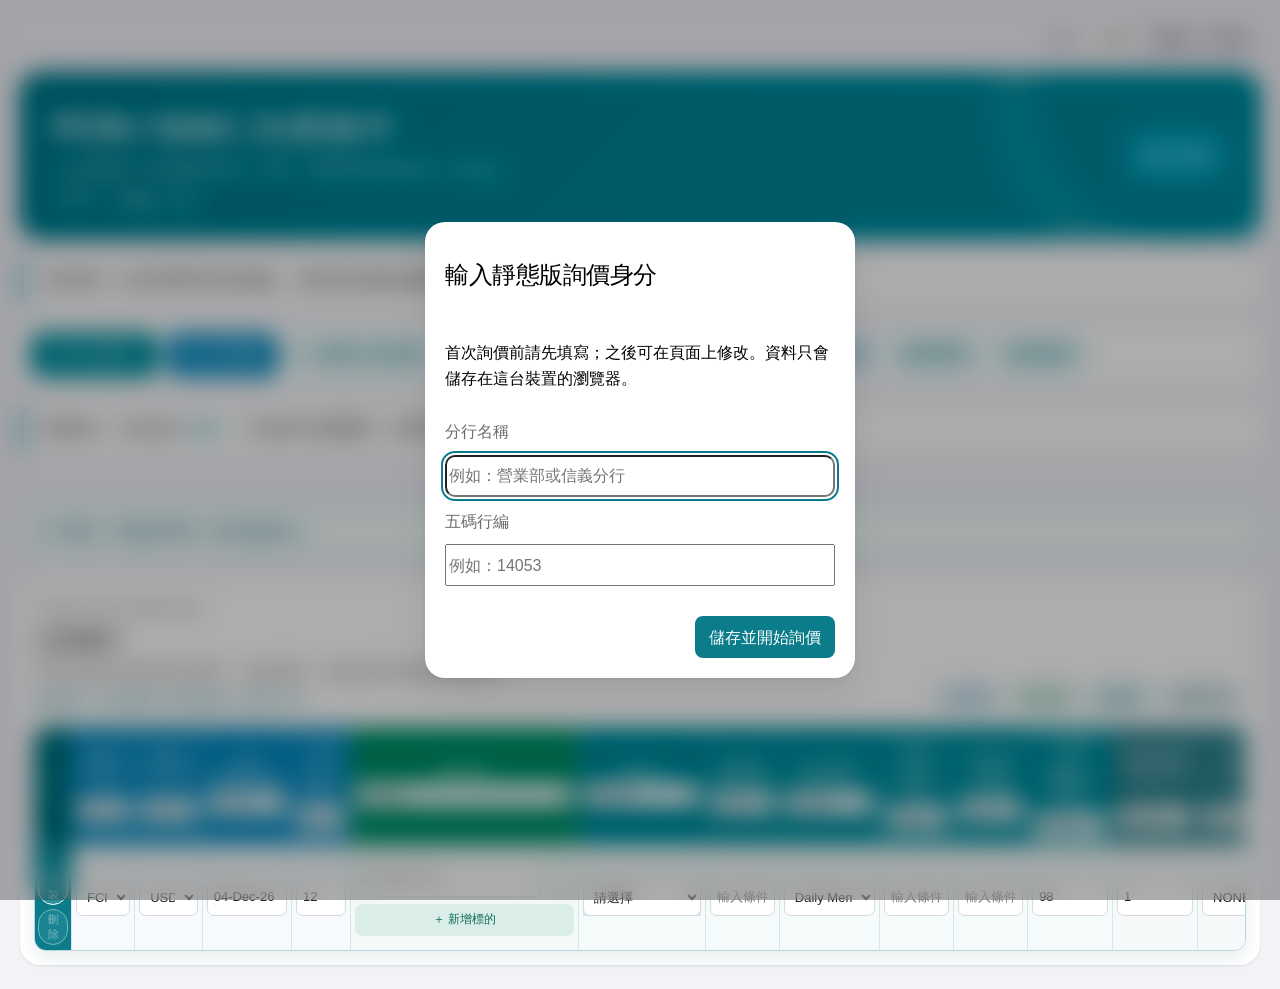
<file: index.html>
<!doctype html>
<html lang="zh-Hant">
  <head>
    <meta charset="UTF-8" />
    <meta name="viewport" content="width=device-width, initial-scale=1.0, viewport-fit=cover" />
    <meta name="theme-color" content="#0b4a6f" />
    <title>FCN / DAC 詢價條件</title>
    <link rel="icon" href="./icon.svg?v=icon-v1" type="image/svg+xml" />
    <link rel="icon" href="./icon-32.png?v=icon-v1" sizes="32x32" type="image/png" />
    <link rel="apple-touch-icon" href="./apple-touch-icon.png?v=icon-v1" />
    <link rel="stylesheet" href="./styles.css?v=underlying-fill-v1" />
    <link
      id="darkSheet"
      rel="stylesheet"
      href="./styles-dark.css?v=image-dialog-v1"
      media="(prefers-color-scheme: dark)"
    />
    <script>
      /* Runs before first paint so a stored choice never shows as a flash of the other theme.
         Deliberately not in app.js: the quoting flow must not gain a new failure mode, and this
         has to execute during head parsing, before the module scripts load. */
      (function () {
        try {
          var stored = localStorage.getItem("fcn-theme");
          if (stored !== "light" && stored !== "dark") stored = "auto";
          document.documentElement.dataset.theme = stored;
          if (stored !== "auto") {
            document.getElementById("darkSheet").media = stored === "dark" ? "all" : "not all";
            document.documentElement.style.colorScheme = stored;
          }
        } catch (err) {
          /* Private mode can throw on localStorage; the OS setting stays in charge. */
        }
      })();
    </script>
  </head>
  <body>
    <main class="app-shell">
      <div class="theme-bar">
        <span>外觀</span>
        <div class="theme-switch" role="group" aria-label="外觀模式">
          <button type="button" data-theme-choice="auto" aria-pressed="true">自動</button>
          <button type="button" data-theme-choice="light" aria-pressed="false">淺色</button>
          <button type="button" data-theme-choice="dark" aria-pressed="false">深色</button>
        </div>
      </div>

      <header class="hero">
        <div>
          <h1>FCN / DAC 詢價條件</h1>
          <p>以分區條件卡完成每筆交易，填寫、確認與發送都在同一頁完成。</p>
          <nav id="backupSites" class="backup-sites" aria-label="備援網址" hidden></nav>
        </div>
        <div class="quote-count" aria-live="polite"><strong id="quoteCount">1</strong> / 20 筆</div>
      </header>

      <aside id="marketHolidayAlert" class="market-holiday-alert" aria-labelledby="marketHolidayTitle" hidden>
        <div class="market-holiday-heading">
          <span class="market-holiday-icon" aria-hidden="true">!</span>
          <div>
            <p class="eyebrow">MARKET HOLIDAY NOTICE</p>
            <h2 id="marketHolidayTitle">今日主要市場休市提醒</h2>
          </div>
          <strong class="market-holiday-date" data-market-holiday-date></strong>
        </div>
        <p class="market-holiday-priority" data-market-holiday-priority></p>
        <ul data-market-holiday-list></ul>
      </aside>

      <section class="notice" aria-label="填寫說明">
        <strong>求值規則：</strong>請先選擇要求值的欄位；系統會自動將該欄留白並鎖定，避免誤填。
        <button id="showHelp" type="button" class="link-button">查看詳細規則</button>
      </section>

      <section class="toolbar" aria-label="交易操作">
        <div class="toolbar-primary">
          <button id="sendQuotes" type="button" class="primary">發送詢價條件</button>
          <button id="generateQuoteImage" type="button" class="quote-image-button">產出報價圖</button>
          <button id="toolbarMoreToggle" type="button" class="secondary toolbar-more-toggle" aria-expanded="false" aria-controls="toolbarMore">
            更多 <span aria-hidden="true">•••</span>
          </button>
        </div>
        <div id="toolbarMore" class="toolbar-more">
          <button id="addRow" type="button" class="secondary">＋ 新增一筆交易</button>
          <button id="removeRow" type="button" class="secondary">－ 刪除最後一筆</button>
          <button id="clearSavedDraft" type="button" class="secondary">清除本機暫存</button>
          <button id="confirmAllQuotes" type="button" class="manual-email-button">手動貼郵件詢價</button>
          <a class="secondary guide-link" href="./follow-board.html">跟單專區</a>
          <a class="secondary guide-link" href="./guide.html" target="_blank" rel="noopener">使用說明</a>
        </div>
      </section>

      <section id="staticIdentityNotice" class="notice" hidden aria-label="靜態版詢價身分">
        <strong>詢價身分：</strong><span id="staticIdentitySummary"></span>
        <button id="editStaticIdentity" type="button" class="link-button">修改</button>
        <span>（只儲存在此瀏覽器，僅供郵件與報價圖追蹤，不代表登入驗證）</span>
      </section>

      <p id="status" class="status" role="status" aria-live="polite"></p>

      <section id="hotlistPanel" class="hotlist-panel" aria-label="市場熱門榜">
        <details>
          <summary>美股／日股熱門榜（找交易想法）</summary>
          <div class="hotlist-body">
            <p class="hotlist-note">熱門榜由 TradingView 提供，為公開市場行情參考，不構成投資建議，也不會進入詢價條件、正式排名或報價圖。</p>
            <label class="hotlist-consent">
              <input type="checkbox" id="hotlistConsent">
              我了解載入後 TradingView 會收到我的 IP 與瀏覽器資訊；不會傳送行編、分行、詢價內容或報價資料。
            </label>
            <div class="hotlist-controls">
              <label>市場
                <select id="hotlistMarket">
                  <option value="us">美股</option>
                  <option value="japan">日股</option>
                </select>
              </label>
              <span id="hotlistExchanges" class="hotlist-exchanges"></span>
              <button id="hotlistLoad" type="button" class="secondary">載入即時熱門榜</button>
              <button id="hotlistUnload" type="button" class="secondary" hidden>卸載</button>
            </div>
            <nav id="hotlistScreens" class="hotlist-screens" aria-label="TradingView 排行"></nav>
            <p id="hotlistStatus" class="hotlist-status" role="status" aria-live="polite"></p>
            <div id="hotlistWidget" class="hotlist-widget"></div>
          </div>
        </details>
      </section>

      <section class="entry-workspace" aria-label="詢價交易條件">
        <header class="entry-workspace-header">
          <div>
            <p class="eyebrow">TRADE INPUT WORKSPACE</p>
            <h2>交易條件</h2>
            <p>每筆交易依序填寫基本條件、連結標的、收益條件與風險交割設定。</p>
            <p class="fixed-terms-summary">固定條件：每月觀察｜OTC Note｜生效日 T+7</p>
          </div>
          <div class="field-group-legend" aria-label="欄位分區說明">
            <span class="legend-basic">基本條件</span>
            <span class="legend-underlying">連結標的</span>
            <span class="legend-payoff">收益條件</span>
            <span class="legend-risk">風險與交割</span>
          </div>
        </header>
        <nav id="tradeNavigator" class="trade-navigator" aria-label="快速切換交易">
          <div class="trade-navigator-heading">
            <strong>快速切換交易</strong>
            <span id="activeTradeLabel" aria-live="polite">目前：第 1 筆</span>
          </div>
          <div id="tradeShortcuts" class="trade-shortcuts"></div>
          <p>固定條件已自動套用：每月觀察｜OTC Note｜生效日 T+7</p>
        </nav>
        <div class="table-card">
          <div class="table-scroll">
            <table id="quoteTable">
            <thead>
              <tr>
                <th scope="col">#</th>
                <th scope="col" data-column="product"><span class="th-zh">產品別</span>Product *</th>
                <th scope="col" data-column="currency"><span class="th-zh">貨幣別</span>Currency *</th>
                <th scope="col" data-column="tradeDate"><span class="th-zh">交易日</span>Trade Date *</th>
                <th scope="col" data-column="tenor"><span class="th-zh">天期（月）</span>Tenor (m) *</th>
                <th scope="col" data-column="underlyings">連結標的 *</th>
                <th scope="col" data-column="targetField">求值欄位 *</th>
                <th scope="col" data-column="strike"><span class="th-zh">轉換價%</span>Strike (%)</th>
                <th scope="col" data-column="koType"><span class="th-zh">提前出場類別</span>KO Type *</th>
                <th scope="col" data-column="koBarrier"><span class="th-zh">提前出場價%</span>KO Barrier (%)</th>
                <th scope="col" data-column="coupon"><span class="th-zh">年化配息率</span>Coupon p.a. (%)</th>
                <th scope="col" data-column="upfront"><span class="th-zh">百元報價(手收)</span>Upfront /<br>NotePrice (%)</th>
                <th scope="col" data-column="guaranteedPeriods"><span class="th-zh">保證配息期數</span>Guaranteed<br>Periods (m) *</th>
                <th scope="col" data-column="barrierType"><span class="th-zh">觸及生效類別</span>Barrier Type *</th>
                <th scope="col" data-column="kiBarrier"><span class="th-zh">觸及生效價%</span>KI Barrier (%)</th>
                <th scope="col">Observation<br>Frequency (m)</th>
                <th scope="col">OTC</th>
                <th scope="col">Effective Date Offset<br>(Calendar Days)</th>
              </tr>
            </thead>
            <tbody></tbody>
            </table>
          </div>
        </div>
      </section>

      <section id="quotePreviewPanel" class="quote-preview-panel" hidden aria-label="報價圖預覽">
        <div class="preview-heading">
          <div>
            <p class="eyebrow">QUOTE IMAGE PREVIEW</p>
            <h2>報價單預覽</h2>
          </div>
          <div class="preview-actions">
            <p>此版面會依目前表格資料即時更新，圖片只會包含下方報價卡。</p>
            <button id="changePreviewIssuer" type="button" class="secondary preview-issuer-button">變更發行機構</button>
          </div>
        </div>
        <div class="quote-capture-scroll">
          <div id="quoteSheet" class="quote-sheet" aria-live="polite"></div>
        </div>
      </section>
    </main>

    <dialog id="helpDialog">
      <div class="dialog-content">
        <h2>填寫規則</h2>
        <ul>
          <li>每筆至少填寫一個連結標的；需要更多標的時按「＋ 新增標的」，最多五個。輸入美股 ticker 後會依交易所查詢檔自動補正，例如 <code>AAPL</code> → <code>AAPL UW</code>。</li>
          <li>請使用「求值欄位」選擇器指定 Strike、KO Barrier、Coupon、Upfront / NotePrice 或 KI Barrier；系統會自動將該欄留白。</li>
          <li>Barrier Type 為 NONE 時，KI Barrier 不適用；選擇 EKI／AKI 後才會顯示並可選為求值欄位。</li>
          <li>Observation Frequency、OTC、Effective Date Offset 分別固定為 1、Note、7。</li>
        </ul>
        <button id="closeHelp" type="button" class="primary">知道了</button>
      </div>
    </dialog>

    <dialog id="staticIdentityDialog" class="issuer-dialog">
      <form id="staticIdentityForm" class="dialog-content email-compose-actions">
        <h2>輸入靜態版詢價身分</h2>
        <p>首次詢價前請先填寫；之後可在頁面上修改。資料只會儲存在這台裝置的瀏覽器。</p>
        <label for="staticBranchName">分行名稱</label>
        <input id="staticBranchName" name="branchName" autocomplete="organization" maxlength="30" placeholder="例如：營業部或信義分行" required />
        <label for="staticEmployeeNumber">五碼行編</label>
        <input id="staticEmployeeNumber" name="employeeNumber" inputmode="numeric" autocomplete="off" pattern="[0-9]{5}" minlength="5" maxlength="5" placeholder="例如：14053" required />
        <p id="staticIdentityError" class="email-clipboard-status" data-state="error" hidden aria-live="polite"></p>
        <div class="dialog-actions">
          <button type="submit" class="primary">儲存並開始詢價</button>
        </div>
      </form>
    </dialog>

    <dialog id="issuerDialog" class="issuer-dialog">
      <form id="issuerForm" class="dialog-content">
        <h2>選擇發行機構</h2>
        <p>此選擇只會套用至報價圖，不會影響詢價郵件內容。</p>
        <label for="issuerSelect">發行機構</label>
        <select id="issuerSelect" name="issuer">
          <option value="BNP">BNP</option>
          <option value="BARCLAYS">BARCLAYS</option>
          <option value="MS">MS（OBU不得承做）</option>
          <option value="JPM">JPM</option>
          <option value="NOMURA">Nomura</option>
          <option value="UBS">UBS</option>
          <option value="DBS">DBS</option>
          <option value="SG">SG</option>
          <option value="CITI">CITI</option>
          <option value="GS">GS</option>
          <option value="CA">CA</option>
          <option value="HSBC">HSBC（匯豐）</option>
        </select>
        <p id="issuerWarning" class="issuer-warning" hidden>提醒：MS 產品 OBU 不得承做。</p>
        <div class="dialog-actions">
          <button id="cancelIssuer" type="button" class="secondary">取消</button>
          <button id="confirmIssuer" type="submit" class="primary">產出 PNG</button>
        </div>
      </form>
    </dialog>

    <dialog id="emailIssuerDialog" class="issuer-dialog">
      <form id="emailIssuerForm" class="dialog-content">
        <h2>選擇詢價對象</h2>
        <p>系統會依選擇建立對應主旨與 Excel 欄位順序的郵件表格，並複製至剪貼簿供您貼入郵件本文。</p>
        <label for="emailIssuerSelect">詢價對象</label>
        <select id="emailIssuerSelect" name="emailIssuer">
          <option value="BMJB">BNP MS JPM 巴克萊</option>
          <option value="NOMURA">Nomura</option>
          <option value="UBS">UBS</option>
          <option value="DBS">DBS</option>
          <option value="SG">SG</option>
          <option value="CITI">CITI</option>
          <option value="GS">GS</option>
          <option value="CA">CA</option>
          <option value="HSBC">HSBC（匯豐）</option>
          <option value="ALL">全部（FCN／DRA 各 9 封）</option>
        </select>
        <p id="emailIssuerHint" class="dialog-hint">系統會先複製 HTML 表格，再讓您選擇裝置預設郵件程式或已在 Edge 登入的 Zimbra 網頁版。「全部」會逐封準備，避免裝置只保留最後一封草稿。</p>
        <div class="dialog-actions">
          <button id="cancelEmailIssuer" type="button" class="secondary">取消</button>
          <button type="submit" class="primary">準備郵件</button>
        </div>
      </form>
    </dialog>

    <dialog id="emailQueueDialog" class="issuer-dialog">
      <div class="dialog-content">
        <h2>準備詢價郵件</h2>
        <p id="emailQueueProgress"></p>
        <p id="emailQueueDetail" class="dialog-hint"></p>
        <p id="emailClipboardStatus" class="email-clipboard-status" aria-live="polite"></p>
        <div class="email-compose-actions">
          <button id="openDefaultEmail" type="button" class="secondary">使用裝置預設郵件程式</button>
          <label for="zimbraUrl">Zimbra 網頁網址</label>
          <input id="zimbraUrl" type="url" inputmode="url" autocomplete="url" placeholder="https://貴行的-zimbra-網址/" />
          <small>第一次請貼上您目前已登入的 Zimbra 網址；只會儲存在這台瀏覽器，不會上傳。若未直接進入新郵件，請在 Zimbra 按「新郵件」，收件人與主旨可依上方資訊填入。</small>
          <button id="openZimbraEmail" type="button" class="primary">開啟 Zimbra 新郵件</button>
          <button id="copyEmailAgain" type="button" class="secondary">重新複製詢價表格</button>
        </div>
        <div class="dialog-actions">
          <button id="cancelEmailQueue" type="button" class="secondary">結束流程</button>
          <button id="nextEmailQueue" type="button" class="primary">這封已完成，準備下一封</button>
        </div>
      </div>
    </dialog>

    <script type="module" src="./market-holidays.mjs?v=market-holidays-v1"></script>
    <script type="module" src="./app.js?v=ubs-strike-date-v1"></script>
    <script type="module" src="./earnings-advisory.mjs?v=undo-resume-v1"></script>
    <script type="module">
      if (location.hostname === "app.yintsun66.com" || new URLSearchParams(location.search).get("backend") === "1") {
        import("./backend-client.js?v=table-tools-v1");
      }
    </script>
    <script>
      /* Picker wiring. Touches nothing but the stylesheet's media attribute, the root dataset and
         one localStorage key, so no path through the quoting flow can be affected. */
      (function () {
        var sheet = document.getElementById("darkSheet");
        var buttons = document.querySelectorAll(".theme-switch [data-theme-choice]");
        function apply(choice) {
          document.documentElement.dataset.theme = choice;
          sheet.media = choice === "auto" ? "(prefers-color-scheme: dark)" : choice === "dark" ? "all" : "not all";
          document.documentElement.style.colorScheme = choice === "auto" ? "" : choice;
          buttons.forEach(function (b) {
            b.setAttribute("aria-pressed", String(b.dataset.themeChoice === choice));
          });
        }
        buttons.forEach(function (b) {
          b.addEventListener("click", function () {
            var choice = b.dataset.themeChoice;
            apply(choice);
            try {
              if (choice === "auto") localStorage.removeItem("fcn-theme");
              else localStorage.setItem("fcn-theme", choice);
            } catch (err) {
              /* Choice still applies for this page view. */
            }
          });
        });
        apply(document.documentElement.dataset.theme || "auto");
      })();
    </script>
  </body>
</html>
</file>
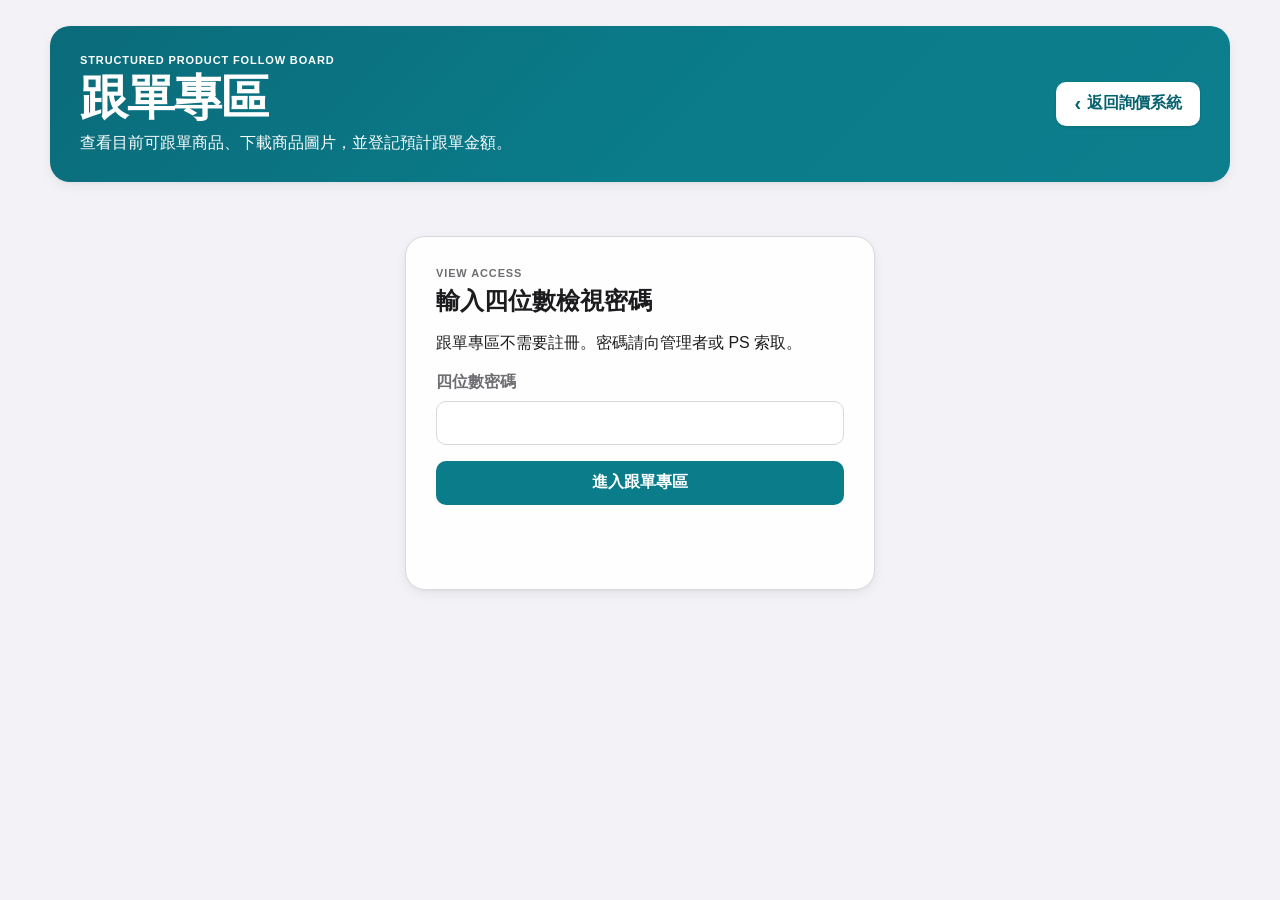
<file: follow-board.html>
<!doctype html>
<html lang="zh-Hant">
  <head>
    <meta charset="UTF-8" />
    <meta name="viewport" content="width=device-width, initial-scale=1.0, viewport-fit=cover" />
    <meta name="theme-color" content="#075985" />
    <title>FCN / DAC 跟單專區</title>
    <link rel="icon" href="./icon.svg?v=icon-v1" type="image/svg+xml" />
    <link rel="icon" href="./icon-32.png?v=icon-v1" sizes="32x32" type="image/png" />
    <link rel="apple-touch-icon" href="./apple-touch-icon.png?v=icon-v1" />
    <link rel="stylesheet" href="./follow-board.css?v=apple-type-v1" />
    <link
      id="darkSheet"
      rel="stylesheet"
      href="./follow-board-dark.css?v=apple-type-v1"
      media="(prefers-color-scheme: dark)"
    />
    <script>
      /* Honours the appearance chosen on the quote page. Runs during head parsing so the page never
         flashes the other theme. No picker here — this page is reached from the quote page. */
      (function () {
        try {
          var stored = localStorage.getItem("fcn-theme");
          if (stored !== "light" && stored !== "dark") return;
          document.documentElement.dataset.theme = stored;
          document.getElementById("darkSheet").media = stored === "dark" ? "all" : "not all";
          document.documentElement.style.colorScheme = stored;
        } catch (err) {
          /* OS setting stays in charge. */
        }
      })();
    </script>
  </head>
  <body>
    <main class="follow-shell">
      <header class="follow-hero">
        <div>
          <p class="eyebrow">STRUCTURED PRODUCT FOLLOW BOARD</p>
          <h1>跟單專區</h1>
          <p>查看目前可跟單商品、下載商品圖片，並登記預計跟單金額。</p>
        </div>
        <a href="./index.html" class="back-link">返回詢價系統</a>
      </header>

      <section id="pinGate" class="pin-gate" aria-labelledby="pinTitle">
        <form id="pinForm" autocomplete="off">
          <div>
            <p class="eyebrow">VIEW ACCESS</p>
            <h2 id="pinTitle">輸入四位數檢視密碼</h2>
            <p>跟單專區不需要註冊。密碼請向管理者或 PS 索取。</p>
          </div>
          <label for="viewPin">四位數密碼</label>
          <input id="viewPin" name="viewPin" type="password" inputmode="numeric" pattern="[0-9]{4}" maxlength="4" required />
          <button type="submit">進入跟單專區</button>
          <p id="pinError" class="form-error" role="alert"></p>
          <a
            id="officialFollowBoardLink"
            class="official-board-link"
            href="https://app.yintsun66.com/follow-board.html"
            hidden
          >若無法連線，改用正式跟單頁</a>
        </form>
      </section>

      <div id="boardContent" hidden>
        <section class="board-intro">
          <div>
            <p class="eyebrow">AVAILABLE PRODUCTS</p>
            <h2 id="boardTitle">目前可跟單商品</h2>
          </div>
          <div class="board-actions">
            <span id="boardDate"></span>
            <button id="refreshBoard" type="button" class="secondary">重新整理</button>
            <button id="lockBoard" type="button" class="secondary">離開專區</button>
          </div>
        </section>

        <p id="boardStatus" class="board-status" role="status" aria-live="polite"></p>
        <section id="productGrid" class="product-grid" aria-label="可跟單商品"></section>

        <section id="interestPanel" class="interest-panel" hidden>
          <div class="section-heading">
            <div>
              <p class="eyebrow">FOLLOW INTEREST</p>
              <h2>登記預計跟單金額</h2>
            </div>
            <strong id="selectedProductCode"></strong>
          </div>
          <p class="notice-text">此登記僅供彙整跟單意向，不代表交易成立。正式條件仍以相關文件及最終確認為準。</p>
          <form id="interestForm">
            <label>分行代號
              <input name="branchCode" type="text" maxlength="10" autocomplete="organization" required />
            </label>
            <label>分行名稱
              <input name="branchName" type="text" maxlength="40" autocomplete="organization" required />
            </label>
            <label>五碼行編
              <input name="employeeNumber" type="text" inputmode="numeric" pattern="[0-9]{5}" maxlength="5" autocomplete="off" required />
            </label>
            <label>預計跟單金額
              <span class="amount-input"><input name="amountValue" type="number" min="1" max="999999999999" step="1" required /><b id="interestCurrency"></b></span>
            </label>
            <button type="submit">送出跟單意向</button>
          </form>
          <p id="interestStatus" class="board-status" role="status" aria-live="polite"></p>
        </section>

        <section id="dailyPanel" class="daily-panel">
          <div class="section-heading">
            <div>
              <p class="eyebrow">DAILY SUMMARY</p>
              <h2>當日跟單彙整</h2>
            </div>
            <strong id="dailyTotal"></strong>
          </div>
          <p class="privacy-note">行編僅顯示遮蔽資料；完整明細限 ADMIN／PS 查看。</p>
          <div class="table-scroll">
            <table>
              <thead>
                <tr><th>商品代碼</th><th>分行</th><th>行編</th><th>預計金額</th><th>更新時間</th></tr>
              </thead>
              <tbody id="dailyInterestRows"></tbody>
            </table>
          </div>
        </section>

        <section id="adminPanel" class="admin-panel" hidden>
          <div class="section-heading">
            <div>
              <p class="eyebrow">ADMIN / PS</p>
              <h2>完整跟單明細</h2>
            </div>
            <div class="admin-controls">
              <input id="adminDate" type="date" />
              <button id="refreshAdmin" type="button" class="secondary">載入明細</button>
            </div>
          </div>
          <p id="adminStatus" class="board-status" role="status"></p>
          <div class="table-scroll">
            <table>
              <thead>
                <tr><th>商品</th><th>分行代號</th><th>分行名稱</th><th>完整行編</th><th>金額</th><th>來源</th><th>更新時間</th></tr>
              </thead>
              <tbody id="adminInterestRows"></tbody>
            </table>
          </div>
        </section>
      </div>

      <div id="captureHost" class="capture-host" aria-hidden="true"></div>
    </main>

    <script type="module" src="./follow-board.mjs?v=review-fix-v1"></script>
  </body>
</html>
</file>
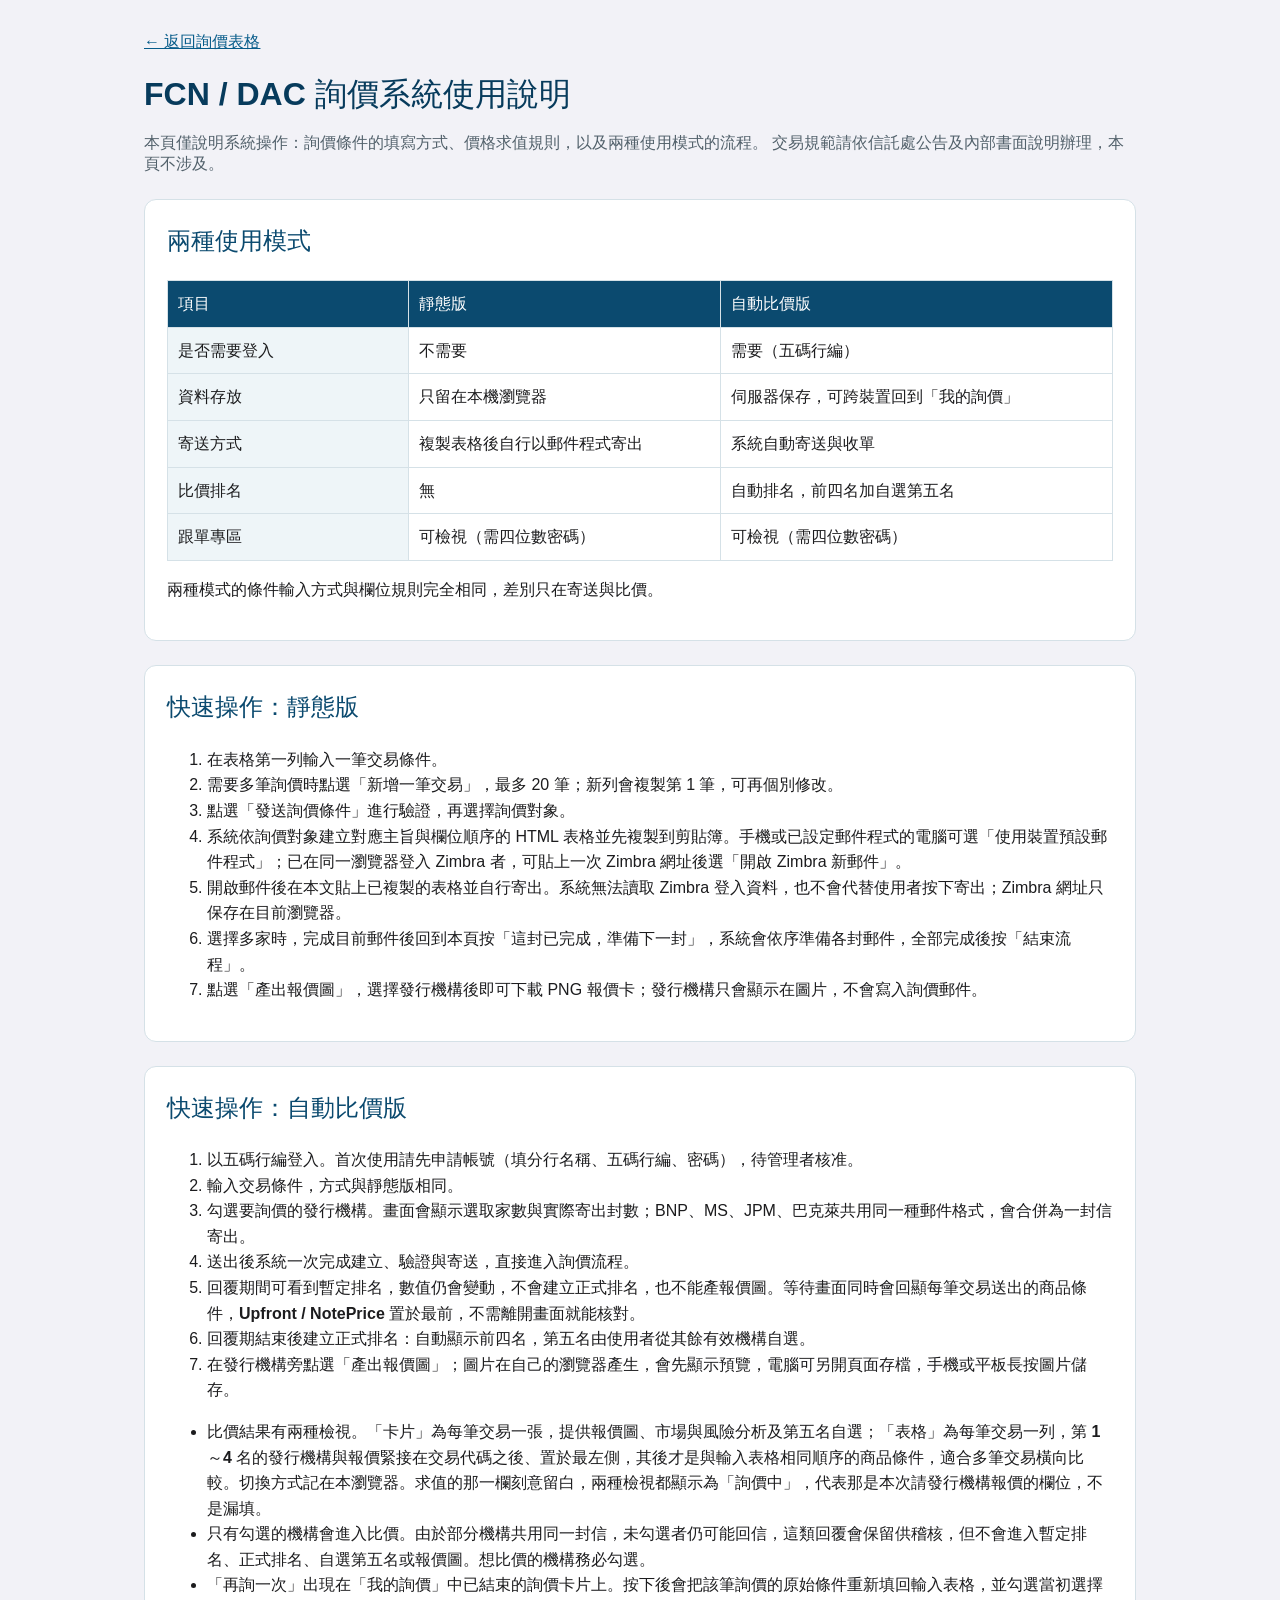
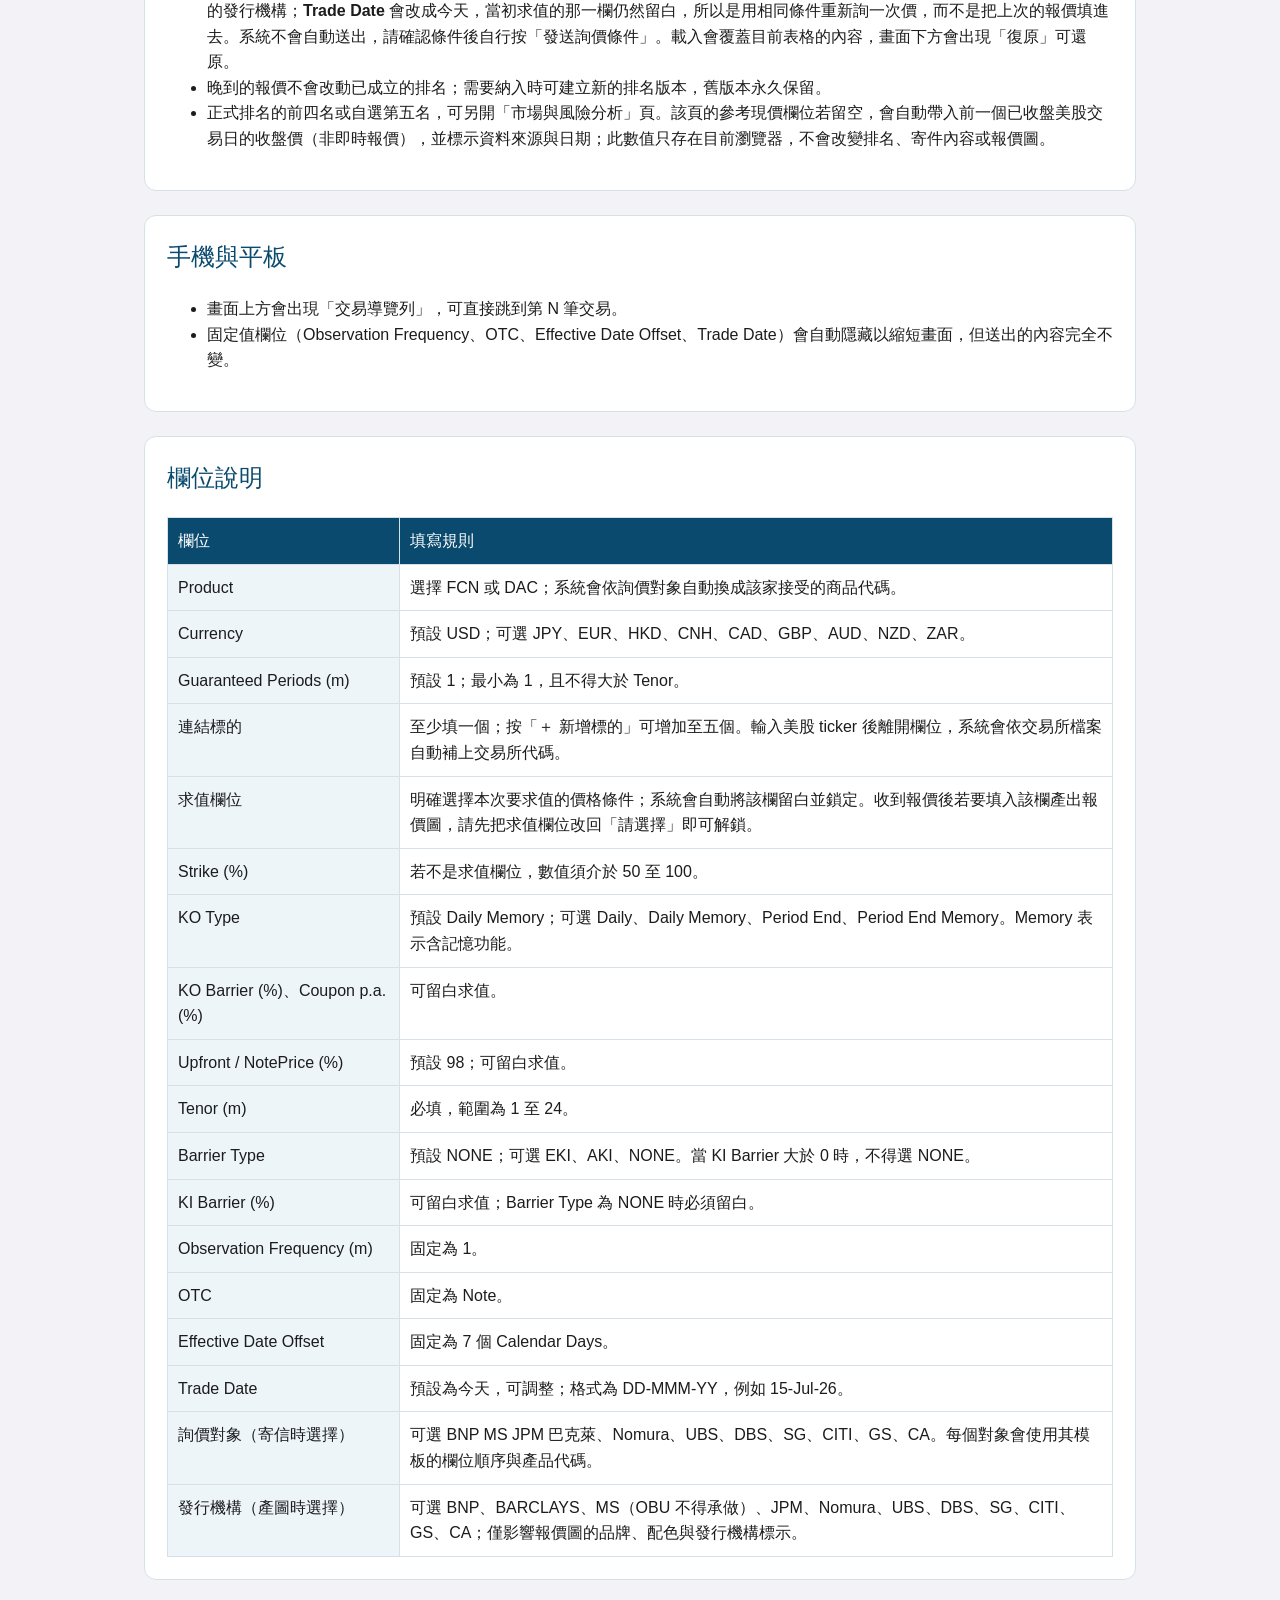
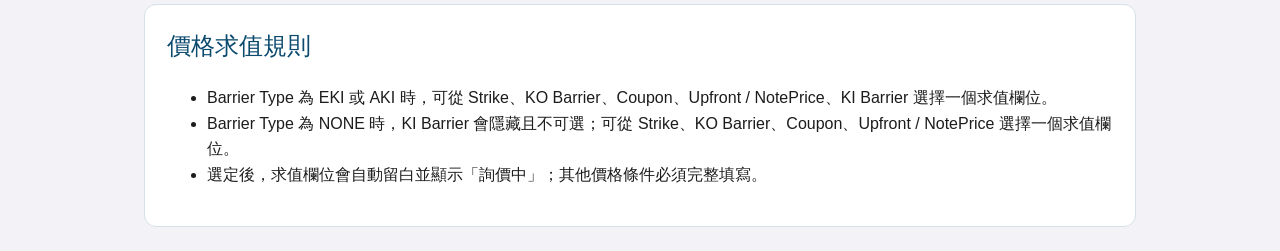
<file: guide.html>
<!doctype html>
<html lang="zh-Hant">
  <head>
    <meta charset="UTF-8" />
    <meta name="viewport" content="width=device-width, initial-scale=1.0, viewport-fit=cover" />
    <title>FCN / DAC 詢價系統使用說明</title>
    <link rel="icon" href="./icon.svg?v=icon-v1" type="image/svg+xml" />
    <link rel="icon" href="./icon-32.png?v=icon-v1" sizes="32x32" type="image/png" />
    <link rel="apple-touch-icon" href="./apple-touch-icon.png?v=icon-v1" />
    <link rel="stylesheet" href="./styles.css?v=underlying-fill-v1" />
    <link
      id="darkSheet"
      rel="stylesheet"
      href="./styles-dark.css?v=image-dialog-v1"
      media="(prefers-color-scheme: dark)"
    />
    <script>
      /* Honours the choice made on the quote page. No picker here — one place to set it is enough,
         and this page is reached from that one. */
      (function () {
        try {
          var stored = localStorage.getItem("fcn-theme");
          if (stored !== "light" && stored !== "dark") return;
          document.documentElement.dataset.theme = stored;
          document.getElementById("darkSheet").media = stored === "dark" ? "all" : "not all";
          document.documentElement.style.colorScheme = stored;
        } catch (err) {
          /* OS setting stays in charge. */
        }
      })();
    </script>
  </head>
  <body>
    <main class="guide-shell">
      <a class="back-link" href="./index.html">← 返回詢價表格</a>
      <h1>FCN / DAC 詢價系統使用說明</h1>
      <p class="guide-intro">
        本頁僅說明系統操作：詢價條件的填寫方式、價格求值規則，以及兩種使用模式的流程。
        <strong>交易規範請依信託處公告及內部書面說明辦理，本頁不涉及。</strong>
      </p>

      <section class="guide-section">
        <h2>兩種使用模式</h2>
        <div class="guide-table-scroll"><table class="guide-table">
          <thead><tr><th>項目</th><th>靜態版</th><th>自動比價版</th></tr></thead>
          <tbody>
            <tr><td>是否需要登入</td><td>不需要</td><td>需要（五碼行編）</td></tr>
            <tr><td>資料存放</td><td>只留在本機瀏覽器</td><td>伺服器保存，可跨裝置回到「我的詢價」</td></tr>
            <tr><td>寄送方式</td><td>複製表格後自行以郵件程式寄出</td><td>系統自動寄送與收單</td></tr>
            <tr><td>比價排名</td><td>無</td><td>自動排名，前四名加自選第五名</td></tr>
            <tr><td>跟單專區</td><td>可檢視（需四位數密碼）</td><td>可檢視（需四位數密碼）</td></tr>
          </tbody>
        </table></div>
        <p>兩種模式的<strong>條件輸入方式與欄位規則完全相同</strong>，差別只在寄送與比價。</p>
      </section>

      <section class="guide-section">
        <h2>快速操作：靜態版</h2>
        <ol>
          <li>在表格第一列輸入一筆交易條件。</li>
          <li>需要多筆詢價時點選「新增一筆交易」，最多 20 筆；新列會複製第 1 筆，可再個別修改。</li>
          <li>點選「發送詢價條件」進行驗證，再選擇詢價對象。</li>
          <li>系統依詢價對象建立對應主旨與欄位順序的 HTML 表格並先複製到剪貼簿。手機或已設定郵件程式的電腦可選「使用裝置預設郵件程式」；已在同一瀏覽器登入 Zimbra 者，可貼上一次 Zimbra 網址後選「開啟 Zimbra 新郵件」。</li>
          <li>開啟郵件後在本文<strong>貼上</strong>已複製的表格並<strong>自行寄出</strong>。系統無法讀取 Zimbra 登入資料，也不會代替使用者按下寄出；Zimbra 網址只保存在目前瀏覽器。</li>
          <li>選擇多家時，完成目前郵件後回到本頁按「這封已完成，準備下一封」，系統會依序準備各封郵件，全部完成後按「結束流程」。</li>
          <li>點選「產出報價圖」，選擇發行機構後即可下載 PNG 報價卡；發行機構只會顯示在圖片，不會寫入詢價郵件。</li>
        </ol>
      </section>

      <section class="guide-section">
        <h2>快速操作：自動比價版</h2>
        <ol>
          <li>以五碼行編登入。首次使用請先申請帳號（填分行名稱、五碼行編、密碼），待管理者核准。</li>
          <li>輸入交易條件，方式與靜態版相同。</li>
          <li>勾選要詢價的發行機構。畫面會顯示<strong>選取家數</strong>與<strong>實際寄出封數</strong>；BNP、MS、JPM、巴克萊共用同一種郵件格式，會合併為一封信寄出。</li>
          <li>送出後系統一次完成建立、驗證與寄送，直接進入詢價流程。</li>
          <li>回覆期間可看到<strong>暫定排名</strong>，數值仍會變動，不會建立正式排名，也不能產報價圖。等待畫面同時會回顯每筆交易送出的商品條件，<strong>Upfront / NotePrice 置於最前</strong>，不需離開畫面就能核對。</li>
          <li>回覆期結束後建立<strong>正式排名</strong>：自動顯示前四名，第五名由使用者從其餘有效機構自選。</li>
          <li>在發行機構旁點選「產出報價圖」；圖片在自己的瀏覽器產生，會先顯示預覽，電腦可另開頁面存檔，手機或平板長按圖片儲存。</li>
        </ol>
        <ul>
          <li><strong>比價結果有兩種檢視。</strong>「卡片」為每筆交易一張，提供報價圖、市場與風險分析及第五名自選；「表格」為每筆交易一列，<strong>第 1～4 名的發行機構與報價緊接在交易代碼之後、置於最左側</strong>，其後才是與輸入表格相同順序的商品條件，適合多筆交易橫向比較。切換方式記在本瀏覽器。求值的那一欄刻意留白，兩種檢視都顯示為「詢價中」，代表那是本次請發行機構報價的欄位，不是漏填。</li>
          <li><strong>只有勾選的機構會進入比價。</strong>由於部分機構共用同一封信，未勾選者仍可能回信，這類回覆會保留供稽核，但不會進入暫定排名、正式排名、自選第五名或報價圖。<strong>想比價的機構務必勾選。</strong></li>
          <li><strong>「再詢一次」</strong>出現在「我的詢價」中已結束的詢價卡片上。按下後會把該筆詢價的原始條件重新填回輸入表格，並勾選當初選擇的發行機構；<strong>Trade Date 會改成今天</strong>，當初求值的那一欄仍然留白，所以是用相同條件重新詢一次價，而不是把上次的報價填進去。系統<strong>不會自動送出</strong>，請確認條件後自行按「發送詢價條件」。載入會覆蓋目前表格的內容，畫面下方會出現「復原」可還原。</li>
          <li><strong>晚到的報價</strong>不會改動已成立的排名；需要納入時可建立新的排名版本，舊版本永久保留。</li>
          <li>正式排名的前四名或自選第五名，可另開「市場與風險分析」頁。該頁的參考現價欄位若留空，會自動帶入<strong>前一個已收盤美股交易日的收盤價</strong>（非即時報價），並標示資料來源與日期；此數值只存在目前瀏覽器，不會改變排名、寄件內容或報價圖。</li>
        </ul>
      </section>

      <section class="guide-section">
        <h2>手機與平板</h2>
        <ul>
          <li>畫面上方會出現「交易導覽列」，可直接跳到第 N 筆交易。</li>
          <li>固定值欄位（Observation Frequency、OTC、Effective Date Offset、Trade Date）會自動隱藏以縮短畫面，<strong>但送出的內容完全不變</strong>。</li>
        </ul>
      </section>

      <section class="guide-section">
        <h2>欄位說明</h2>
        <div class="guide-table-scroll"><table class="guide-table">
          <thead><tr><th>欄位</th><th>填寫規則</th></tr></thead>
          <tbody>
            <tr><td>Product</td><td>選擇 FCN 或 DAC；系統會依詢價對象自動換成該家接受的商品代碼。</td></tr>
            <tr><td>Currency</td><td>預設 USD；可選 JPY、EUR、HKD、CNH、CAD、GBP、AUD、NZD、ZAR。</td></tr>
            <tr><td>Guaranteed Periods (m)</td><td>預設 1；最小為 1，且不得大於 Tenor。</td></tr>
            <tr><td>連結標的</td><td>至少填一個；按「＋ 新增標的」可增加至五個。輸入美股 ticker 後離開欄位，系統會依交易所檔案自動補上交易所代碼。</td></tr>
            <tr><td>求值欄位</td><td>明確選擇本次要求值的價格條件；系統會自動將該欄留白並鎖定。收到報價後若要填入該欄產出報價圖，請先把求值欄位改回「請選擇」即可解鎖。</td></tr>
            <tr><td>Strike (%)</td><td>若不是求值欄位，數值須介於 50 至 100。</td></tr>
            <tr><td>KO Type</td><td>預設 Daily Memory；可選 Daily、Daily Memory、Period End、Period End Memory。Memory 表示含記憶功能。</td></tr>
            <tr><td>KO Barrier (%)、Coupon p.a. (%)</td><td>可留白求值。</td></tr>
            <tr><td>Upfront / NotePrice (%)</td><td>預設 98；可留白求值。</td></tr>
            <tr><td>Tenor (m)</td><td>必填，範圍為 1 至 24。</td></tr>
            <tr><td>Barrier Type</td><td>預設 NONE；可選 EKI、AKI、NONE。當 KI Barrier 大於 0 時，不得選 NONE。</td></tr>
            <tr><td>KI Barrier (%)</td><td>可留白求值；Barrier Type 為 NONE 時必須留白。</td></tr>
            <tr><td>Observation Frequency (m)</td><td>固定為 1。</td></tr>
            <tr><td>OTC</td><td>固定為 Note。</td></tr>
            <tr><td>Effective Date Offset</td><td>固定為 7 個 Calendar Days。</td></tr>
            <tr><td>Trade Date</td><td>預設為今天，可調整；格式為 DD-MMM-YY，例如 15-Jul-26。</td></tr>
            <tr><td>詢價對象（寄信時選擇）</td><td>可選 BNP MS JPM 巴克萊、Nomura、UBS、DBS、SG、CITI、GS、CA。每個對象會使用其模板的欄位順序與產品代碼。</td></tr>
            <tr><td>發行機構（產圖時選擇）</td><td>可選 BNP、BARCLAYS、MS（OBU 不得承做）、JPM、Nomura、UBS、DBS、SG、CITI、GS、CA；僅影響報價圖的品牌、配色與發行機構標示。</td></tr>
          </tbody>
        </table></div>
      </section>

      <section class="guide-section">
        <h2>價格求值規則</h2>
        <ul>
          <li>Barrier Type 為 EKI 或 AKI 時，可從 Strike、KO Barrier、Coupon、Upfront / NotePrice、KI Barrier 選擇一個求值欄位。</li>
          <li>Barrier Type 為 NONE 時，KI Barrier 會隱藏且不可選；可從 Strike、KO Barrier、Coupon、Upfront / NotePrice 選擇一個求值欄位。</li>
          <li>選定後，求值欄位會自動留白並顯示「詢價中」；其他價格條件必須完整填寫。</li>
        </ul>
      </section>
    </main>
  </body>
</html>
</file>
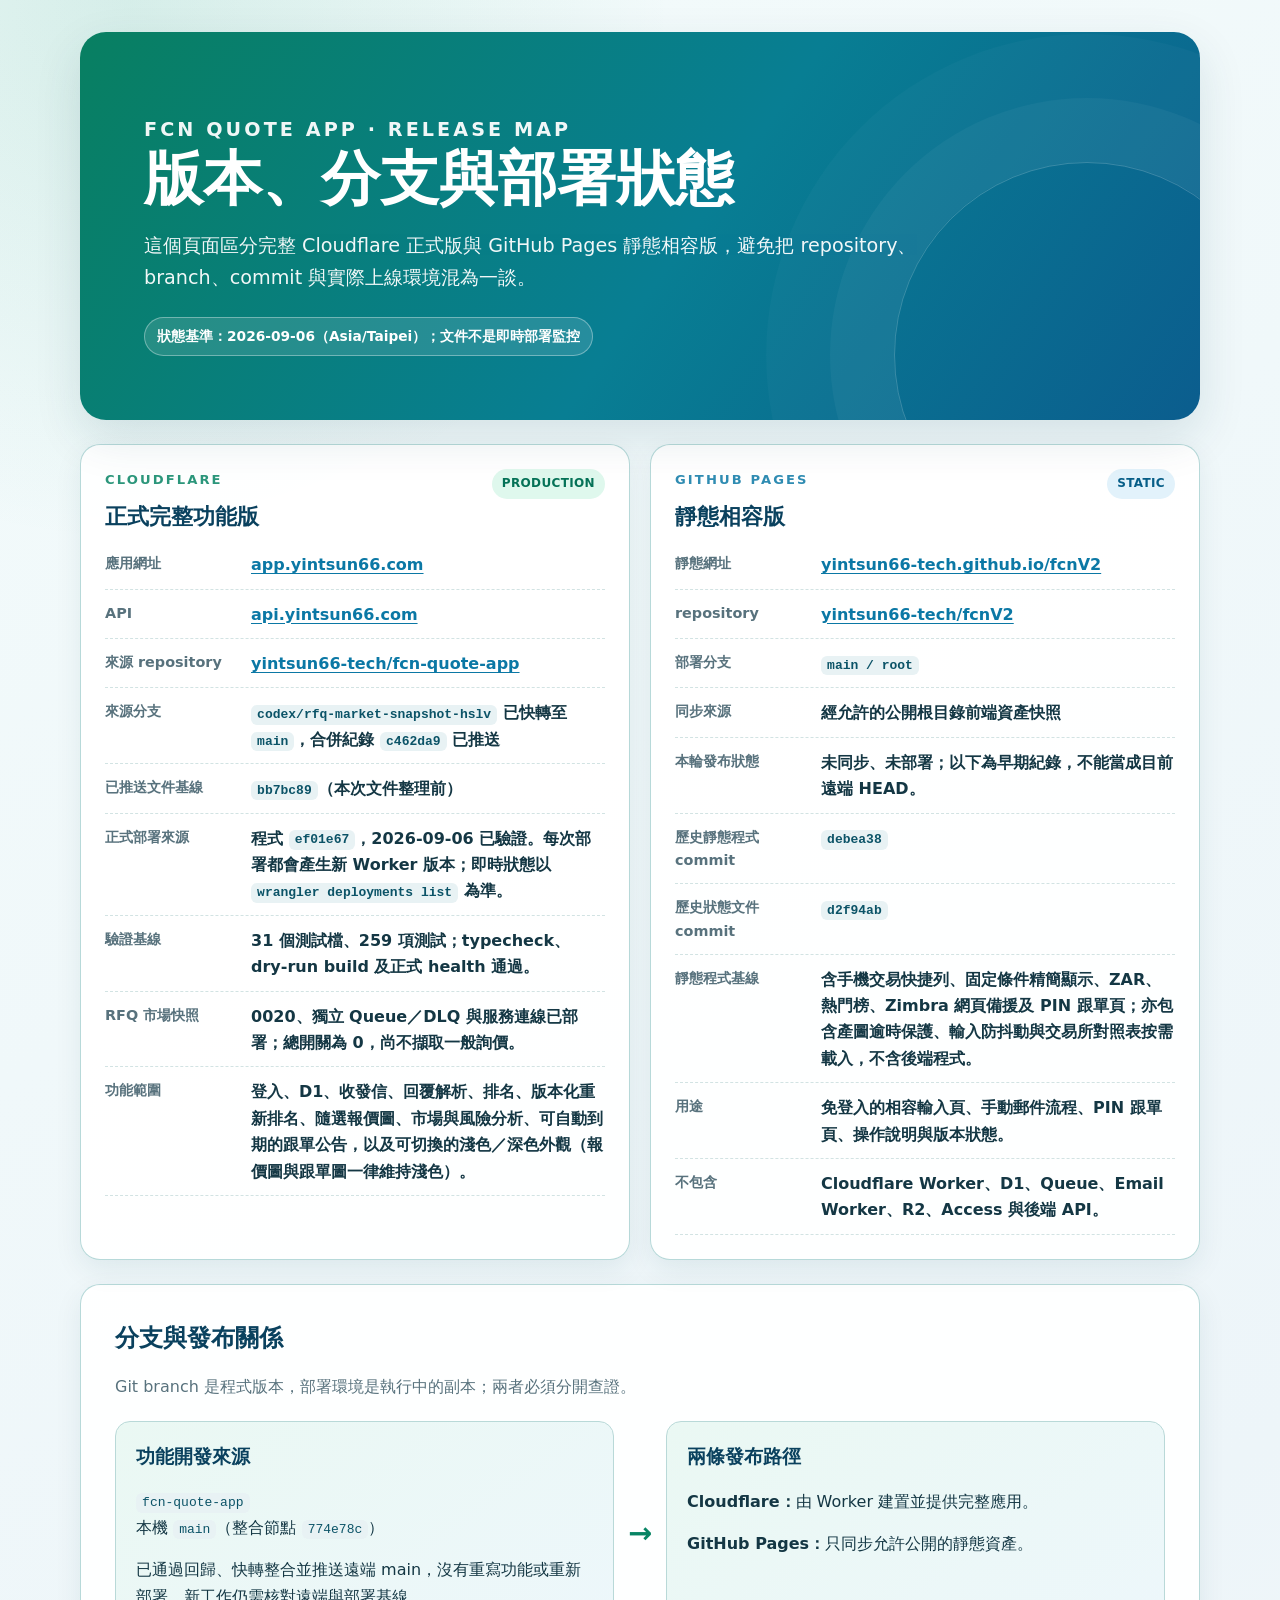
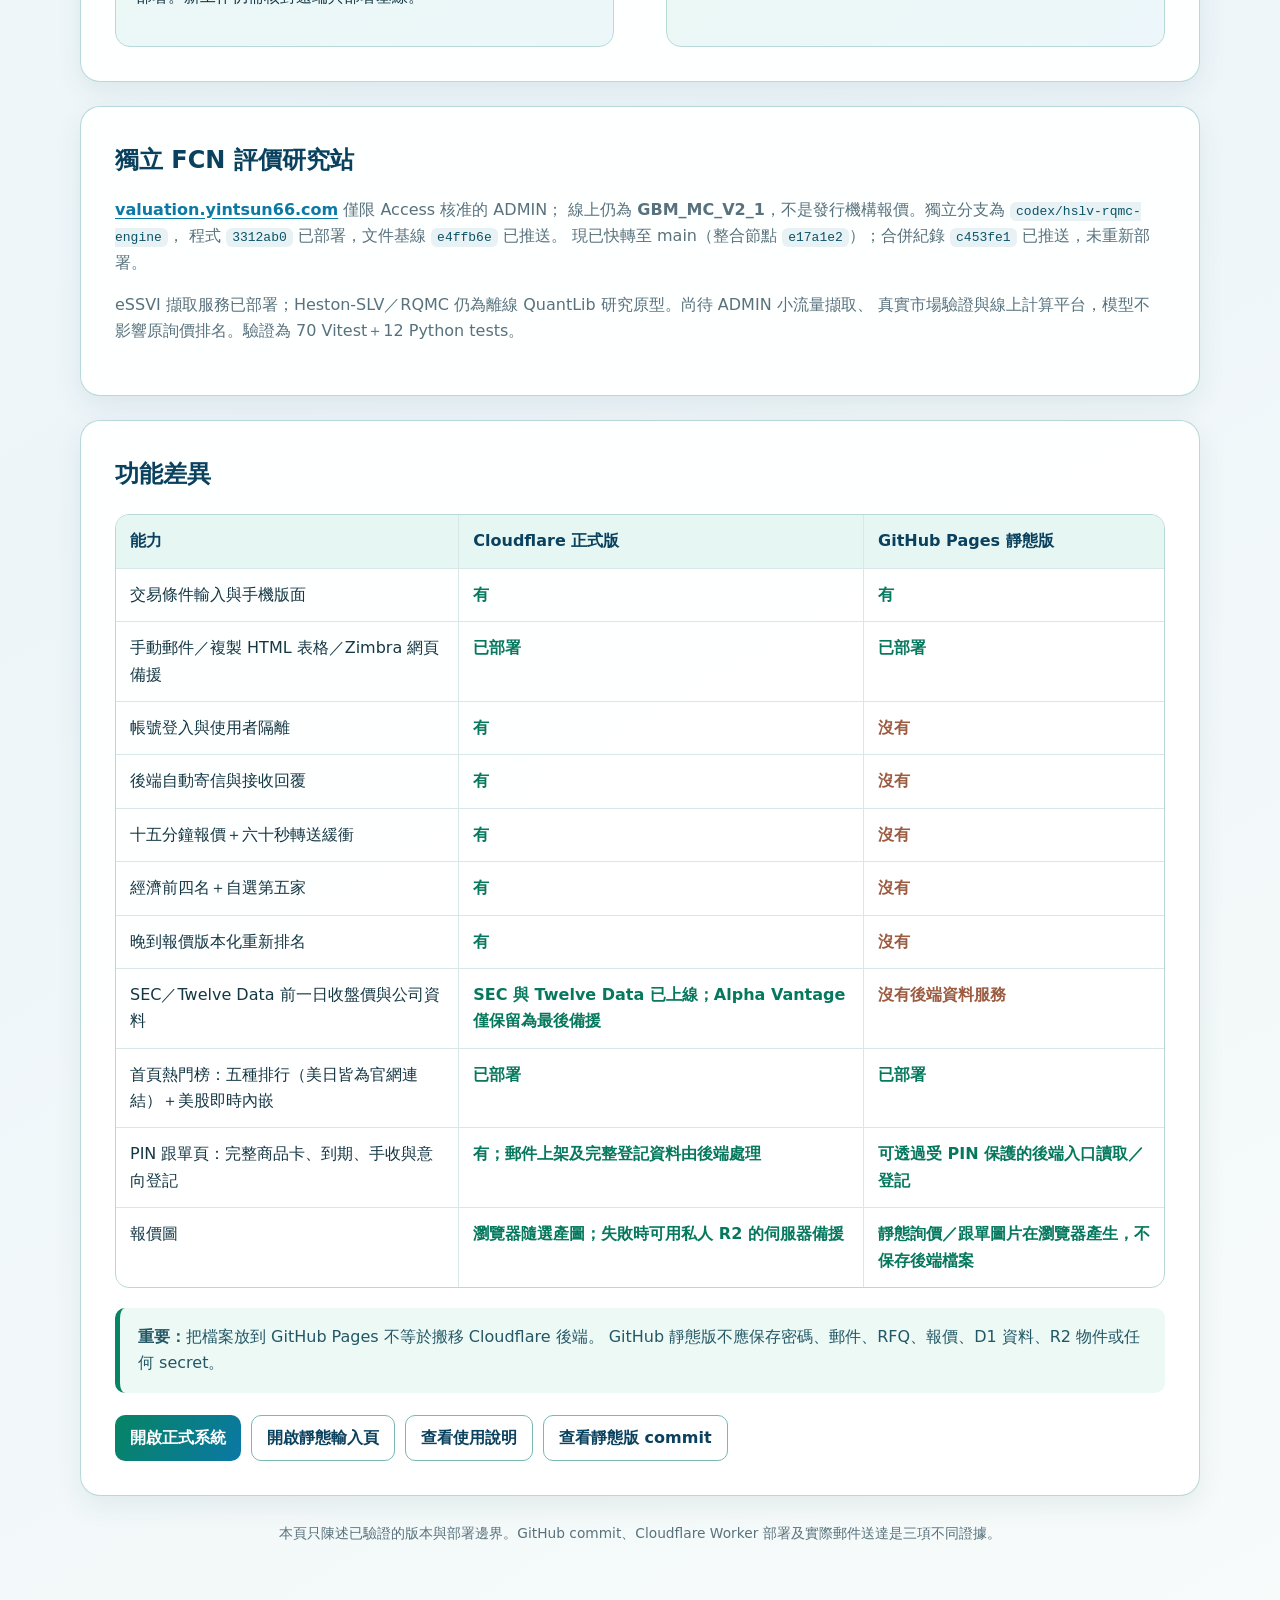
<file: version-status.html>
<!doctype html>
<html lang="zh-Hant">
<head>
  <meta charset="utf-8">
  <meta name="viewport" content="width=device-width, initial-scale=1">
  <meta name="color-scheme" content="light">
  <title>FCN Quote App｜版本與部署狀態</title>
  <link rel="icon" href="./icon.svg?v=icon-v1" type="image/svg+xml">
  <link rel="icon" href="./icon-32.png?v=icon-v1" sizes="32x32" type="image/png">
  <link rel="apple-touch-icon" href="./apple-touch-icon.png?v=icon-v1">
  <style>
    :root {
      --navy: #0a415e;
      --blue: #0b78a5;
      --green: #078464;
      --mint: #eaf8f3;
      --sky: #edf7fb;
      --ink: #143744;
      --muted: #58727d;
      --line: #b9d9d8;
      --paper: #ffffff;
      --shadow: 0 18px 48px rgba(8, 62, 82, .12);
    }

    * { box-sizing: border-box; }
    body {
      margin: 0;
      background:
        radial-gradient(circle at 10% 0%, rgba(18, 151, 113, .13), transparent 34rem),
        linear-gradient(150deg, #f3fbfb 0%, #edf5f9 55%, #f7fbfa 100%);
      color: var(--ink);
      font-family: Inter, "Noto Sans TC", "Microsoft JhengHei", system-ui, sans-serif;
      line-height: 1.65;
    }

    a { color: var(--blue); font-weight: 750; text-underline-offset: 3px; }
    code {
      padding: .14rem .38rem;
      border-radius: .38rem;
      background: #e8f2f4;
      color: #0b5367;
      overflow-wrap: anywhere;
    }

    .page {
      width: min(1120px, calc(100% - 32px));
      margin: 32px auto 64px;
    }

    .hero {
      position: relative;
      overflow: hidden;
      padding: clamp(28px, 6vw, 64px);
      border-radius: 26px;
      background: linear-gradient(125deg, #087f61, #087e93 54%, #0b5d8e);
      color: white;
      box-shadow: var(--shadow);
    }

    .hero::after {
      position: absolute;
      inset: auto -5rem -8rem auto;
      width: 24rem;
      height: 24rem;
      border: 1px solid rgba(255,255,255,.2);
      border-radius: 50%;
      box-shadow: 0 0 0 4rem rgba(255,255,255,.04), 0 0 0 8rem rgba(255,255,255,.025);
      content: "";
    }

    .eyebrow {
      margin: 0 0 8px;
      font-size: .82rem;
      font-weight: 900;
      letter-spacing: .16em;
      text-transform: uppercase;
      opacity: .85;
    }

    h1 {
      position: relative;
      z-index: 1;
      max-width: 760px;
      margin: 0;
      font-size: clamp(2rem, 5vw, 3.7rem);
      line-height: 1.12;
    }

    .hero p {
      position: relative;
      z-index: 1;
      max-width: 780px;
      margin: 18px 0 0;
      font-size: clamp(1rem, 2.3vw, 1.2rem);
      opacity: .94;
    }

    .updated {
      display: inline-flex;
      margin-top: 24px;
      padding: 7px 12px;
      border: 1px solid rgba(255,255,255,.35);
      border-radius: 999px;
      background: rgba(255,255,255,.12);
      font-size: .86rem;
      font-weight: 800;
    }

    .grid {
      display: grid;
      grid-template-columns: repeat(2, minmax(0, 1fr));
      gap: 20px;
      margin-top: 24px;
    }

    .card, .section {
      border: 1px solid rgba(132, 190, 190, .58);
      border-radius: 20px;
      background: rgba(255,255,255,.94);
      box-shadow: 0 10px 28px rgba(8, 62, 82, .08);
    }

    .card { padding: 24px; }
    .card header {
      display: flex;
      align-items: flex-start;
      justify-content: space-between;
      gap: 12px;
      margin-bottom: 18px;
    }

    .card h2, .section h2 { margin: 0; color: var(--navy); }
    .card h2 { font-size: 1.35rem; }
    .badge {
      flex: none;
      padding: 5px 10px;
      border-radius: 999px;
      font-size: .75rem;
      font-weight: 900;
      letter-spacing: .03em;
    }
    .badge.production { background: #dff8ed; color: #057257; }
    .badge.static { background: #e2f2fb; color: #075e88; }

    dl { display: grid; gap: 12px; margin: 0; }
    dl div {
      display: grid;
      grid-template-columns: 8.5rem minmax(0, 1fr);
      gap: 10px;
      padding-bottom: 10px;
      border-bottom: 1px dashed #d2e3e3;
    }
    dt { color: var(--muted); font-size: .9rem; font-weight: 800; }
    dd { margin: 0; font-weight: 680; overflow-wrap: anywhere; }

    .section {
      margin-top: 24px;
      padding: clamp(22px, 4vw, 34px);
    }
    .section > p { color: var(--muted); }

    .flow {
      display: grid;
      grid-template-columns: 1fr auto 1fr;
      align-items: stretch;
      gap: 14px;
      margin-top: 20px;
    }
    .flow article {
      padding: 20px;
      border: 1px solid var(--line);
      border-radius: 15px;
      background: linear-gradient(145deg, var(--mint), var(--sky));
    }
    .flow h3 { margin: 0 0 8px; color: var(--navy); }
    .arrow { display: grid; place-items: center; color: var(--green); font-size: 1.8rem; font-weight: 900; }

    .comparison {
      width: 100%;
      margin-top: 20px;
      border-collapse: separate;
      border-spacing: 0;
      overflow: hidden;
      border: 1px solid var(--line);
      border-radius: 14px;
    }
    .comparison th, .comparison td {
      padding: 13px 14px;
      border-right: 1px solid #d8e7e7;
      border-bottom: 1px solid #d8e7e7;
      text-align: left;
      vertical-align: top;
    }
    .comparison th { background: #e6f6f2; color: var(--navy); }
    .comparison tr:last-child td { border-bottom: 0; }
    .comparison th:last-child, .comparison td:last-child { border-right: 0; }
    .yes { color: #06785d; font-weight: 900; }
    .no { color: #9b5c42; font-weight: 850; }

    .notice {
      margin-top: 20px;
      padding: 16px 18px;
      border-left: 5px solid var(--green);
      border-radius: 10px;
      background: #edf9f5;
      color: #235766;
    }

    .actions {
      display: flex;
      flex-wrap: wrap;
      gap: 10px;
      margin-top: 22px;
    }
    .button {
      display: inline-flex;
      align-items: center;
      justify-content: center;
      min-height: 44px;
      padding: 9px 15px;
      border-radius: 10px;
      background: linear-gradient(120deg, var(--green), var(--blue));
      color: white;
      text-decoration: none;
    }
    .button.secondary {
      border: 1px solid #78b9b4;
      background: white;
      color: var(--navy);
    }

    footer {
      margin-top: 26px;
      color: var(--muted);
      font-size: .86rem;
      text-align: center;
    }

    @media (max-width: 760px) {
      .page { width: min(100% - 20px, 1120px); margin-top: 10px; }
      .hero { border-radius: 18px; }
      .grid { grid-template-columns: 1fr; }
      dl div { grid-template-columns: 1fr; gap: 2px; }
      .flow { grid-template-columns: 1fr; }
      .arrow { transform: rotate(90deg); }
      .comparison { display: block; overflow-x: auto; white-space: nowrap; }
    }
  </style>
</head>
<body>
  <main class="page">
    <section class="hero">
      <p class="eyebrow">FCN Quote App · Release Map</p>
      <h1>版本、分支與部署狀態</h1>
      <p>這個頁面區分完整 Cloudflare 正式版與 GitHub Pages 靜態相容版，避免把 repository、branch、commit 與實際上線環境混為一談。</p>
      <span class="updated">狀態基準：2026-09-06（Asia/Taipei）；文件不是即時部署監控</span>
    </section>

    <section class="grid" aria-label="部署版本比較">
      <article class="card">
        <header>
          <div>
            <p class="eyebrow" style="color:#078464">Cloudflare</p>
            <h2>正式完整功能版</h2>
          </div>
          <span class="badge production">PRODUCTION</span>
        </header>
        <dl>
          <div><dt>應用網址</dt><dd><a href="https://app.yintsun66.com/">app.yintsun66.com</a></dd></div>
          <div><dt>API</dt><dd><a href="https://api.yintsun66.com/api/v1/health">api.yintsun66.com</a></dd></div>
          <div><dt>來源 repository</dt><dd><a href="https://github.com/yintsun66-tech/fcn-quote-app">yintsun66-tech/fcn-quote-app</a></dd></div>
          <div><dt>來源分支</dt><dd><code>codex/rfq-market-snapshot-hslv</code> 已快轉至 <code>main</code>，合併紀錄 <code>c462da9</code> 已推送</dd></div>
          <div><dt>已推送文件基線</dt><dd><code>bb7bc89</code>（本次文件整理前）</dd></div>
          <div><dt>正式部署來源</dt><dd>程式 <code>ef01e67</code>，2026-09-06 已驗證。每次部署都會產生新 Worker 版本；<strong>即時狀態以 <code>wrangler deployments list</code> 為準</strong>。</dd></div>
          <div><dt>驗證基線</dt><dd>31 個測試檔、259 項測試；typecheck、dry-run build 及正式 health 通過。</dd></div>
          <div><dt>RFQ 市場快照</dt><dd>0020、獨立 Queue／DLQ 與服務連線已部署；總開關為 0，尚不擷取一般詢價。</dd></div>
          <div><dt>功能範圍</dt><dd>登入、D1、收發信、回覆解析、排名、版本化重新排名、隨選報價圖、市場與風險分析、可自動到期的跟單公告，以及可切換的淺色／深色外觀（報價圖與跟單圖一律維持淺色）。</dd></div>
        </dl>
      </article>

      <article class="card">
        <header>
          <div>
            <p class="eyebrow" style="color:#0b78a5">GitHub Pages</p>
            <h2>靜態相容版</h2>
          </div>
          <span class="badge static">STATIC</span>
        </header>
        <dl>
          <div><dt>靜態網址</dt><dd><a href="https://yintsun66-tech.github.io/fcnV2/">yintsun66-tech.github.io/fcnV2</a></dd></div>
          <div><dt>repository</dt><dd><a href="https://github.com/yintsun66-tech/fcnV2">yintsun66-tech/fcnV2</a></dd></div>
          <div><dt>部署分支</dt><dd><code>main / root</code></dd></div>
          <div><dt>同步來源</dt><dd>經允許的公開根目錄前端資產快照</dd></div>
          <div><dt>本輪發布狀態</dt><dd>未同步、未部署；以下為早期紀錄，不能當成目前遠端 HEAD。</dd></div>
          <div><dt>歷史靜態程式 commit</dt><dd><code>debea38</code></dd></div>
          <div><dt>歷史狀態文件 commit</dt><dd><code>d2f94ab</code></dd></div>
          <div><dt>靜態程式基線</dt><dd>含手機交易快捷列、固定條件精簡顯示、ZAR、熱門榜、Zimbra 網頁備援及 PIN 跟單頁；亦包含產圖逾時保護、輸入防抖動與交易所對照表按需載入，不含後端程式。</dd></div>
          <div><dt>用途</dt><dd>免登入的相容輸入頁、手動郵件流程、PIN 跟單頁、操作說明與版本狀態。</dd></div>
          <div><dt>不包含</dt><dd>Cloudflare Worker、D1、Queue、Email Worker、R2、Access 與後端 API。</dd></div>
        </dl>
      </article>
    </section>

    <section class="section">
      <h2>分支與發布關係</h2>
      <p>Git branch 是程式版本，部署環境是執行中的副本；兩者必須分開查證。</p>
      <div class="flow">
        <article>
          <h3>功能開發來源</h3>
          <p><code>fcn-quote-app</code><br>本機 <code>main</code>（整合節點 <code>774e78c</code>）</p>
          <p>已通過回歸、快轉整合並推送遠端 main，沒有重寫功能或重新部署。新工作仍需核對遠端與部署基線。</p>
        </article>
        <div class="arrow" aria-hidden="true">→</div>
        <article>
          <h3>兩條發布路徑</h3>
          <p><strong>Cloudflare：</strong>由 Worker 建置並提供完整應用。</p>
          <p><strong>GitHub Pages：</strong>只同步允許公開的靜態資產。</p>
        </article>
      </div>
    </section>

    <section class="section">
      <h2>獨立 FCN 評價研究站</h2>
      <p><a href="https://valuation.yintsun66.com/valuation">valuation.yintsun66.com</a> 僅限 Access 核准的 ADMIN；
        線上仍為 <strong>GBM_MC_V2_1</strong>，不是發行機構報價。獨立分支為 <code>codex/hslv-rqmc-engine</code>，
        程式 <code>3312ab0</code> 已部署，文件基線 <code>e4ffb6e</code> 已推送。
        現已快轉至 main（整合節點 <code>e17a1e2</code>）；合併紀錄 <code>c453fe1</code> 已推送，未重新部署。</p>
      <p>eSSVI 擷取服務已部署；Heston-SLV／RQMC 仍為離線 QuantLib 研究原型。尚待 ADMIN 小流量擷取、
        真實市場驗證與線上計算平台，模型不影響原詢價排名。驗證為 70 Vitest＋12 Python tests。</p>
    </section>

    <section class="section">
      <h2>功能差異</h2>
      <table class="comparison">
        <thead>
          <tr><th>能力</th><th>Cloudflare 正式版</th><th>GitHub Pages 靜態版</th></tr>
        </thead>
        <tbody>
          <tr><td>交易條件輸入與手機版面</td><td class="yes">有</td><td class="yes">有</td></tr>
          <tr><td>手動郵件／複製 HTML 表格／Zimbra 網頁備援</td><td class="yes">已部署</td><td class="yes">已部署</td></tr>
          <tr><td>帳號登入與使用者隔離</td><td class="yes">有</td><td class="no">沒有</td></tr>
          <tr><td>後端自動寄信與接收回覆</td><td class="yes">有</td><td class="no">沒有</td></tr>
          <tr><td>十五分鐘報價＋六十秒轉送緩衝</td><td class="yes">有</td><td class="no">沒有</td></tr>
          <tr><td>經濟前四名＋自選第五家</td><td class="yes">有</td><td class="no">沒有</td></tr>
          <tr><td>晚到報價版本化重新排名</td><td class="yes">有</td><td class="no">沒有</td></tr>
          <tr><td>SEC／Twelve Data 前一日收盤價與公司資料</td><td class="yes">SEC 與 Twelve Data 已上線；Alpha Vantage 僅保留為最後備援</td><td class="no">沒有後端資料服務</td></tr>
          <tr><td>首頁熱門榜：五種排行（美日皆為官網連結）＋美股即時內嵌</td><td class="yes">已部署</td><td class="yes">已部署</td></tr>
          <tr><td>PIN 跟單頁：完整商品卡、到期、手收與意向登記</td><td class="yes">有；郵件上架及完整登記資料由後端處理</td><td class="yes">可透過受 PIN 保護的後端入口讀取／登記</td></tr>
          <tr><td>報價圖</td><td class="yes">瀏覽器隨選產圖；失敗時可用私人 R2 的伺服器備援</td><td class="yes">靜態詢價／跟單圖片在瀏覽器產生，不保存後端檔案</td></tr>
        </tbody>
      </table>
      <div class="notice">
        <strong>重要：</strong>把檔案放到 GitHub Pages 不等於搬移 Cloudflare 後端。
        GitHub 靜態版不應保存密碼、郵件、RFQ、報價、D1 資料、R2 物件或任何 secret。
      </div>
      <div class="actions">
        <a class="button" href="https://app.yintsun66.com/">開啟正式系統</a>
        <a class="button secondary" href="index.html">開啟靜態輸入頁</a>
        <a class="button secondary" href="guide.html">查看使用說明</a>
        <a class="button secondary" href="https://github.com/yintsun66-tech/fcnV2/commits/main">查看靜態版 commit</a>
      </div>
    </section>

    <footer>
      本頁只陳述已驗證的版本與部署邊界。GitHub commit、Cloudflare Worker 部署及實際郵件送達是三項不同證據。
    </footer>
  </main>
</body>
</html>
</file>
<file: styles.css>
/* Design tokens. Apple's system stack first: on macOS/iOS this resolves to SF Pro and the UI reads
   as native; elsewhere it falls back to Segoe UI / Noto. Chinese is given an explicit face so the
   mixed Latin/Chinese lines share a baseline instead of jumping between two unrelated fonts. */
:root {
  --font-ui: -apple-system, BlinkMacSystemFont, "SF Pro Text", "Segoe UI Variable Text", "Segoe UI",
             "PingFang TC", "Noto Sans TC", "Microsoft JhengHei", sans-serif;
  /* One blue-green family, varied along the blue↔green axis so the four field groups stay tellable
     apart without introducing a second hue. Red is kept because it is semantic, not decorative:
     errors must not read as just another group colour. */
  --accent: #0a7c8a; --accent-strong: #06626e; --accent-soft: #e4f2f4;
  --teal-blue: #1b7fa8;  /* 基本條件 */
  --teal-green: #128a6a; /* 連結標的 */
  --teal-core: #0a7c8a;  /* 收益條件 */
  --teal-deep: #2a6f78;  /* 風險與交割 */
  --tint-red: #d1352b;
  /* Grouped-background hierarchy: the page sits behind, cards sit on top. */
  --bg-grouped: #f2f2f7; --bg-elevated: #ffffff; --bg-inset: #f7f7fa;
  --label: #1c1c1e; --label-2: #3c3c43bf; --label-3: #3c3c434d;
  --separator: #3c3c432e; --separator-solid: #d8d8dd;
  /* Apple's radii grow with the surface: controls 10, cards 14, sheets 20. */
  --r-control: 10px; --r-card: 14px; --r-sheet: 20px; --r-pill: 999px;
  --shadow-1: 0 1px 2px #0000000d, 0 1px 3px #0000000a;
  --shadow-2: 0 4px 12px #0000000f, 0 1px 3px #0000000a;
  --shadow-3: 0 12px 32px #00000014, 0 2px 8px #0000000d;
  --ease: cubic-bezier(.32,.72,0,1);
  /* Text styles, not sizes. SwiftUI's typographic discipline is that you pick a role and never a
     number; this file used to hold 49 ad-hoc values across 102 declarations. Values are Apple's
     text styles at the default content size, expressed in rem so they scale with the browser's
     font-size setting — the web's equivalent of Dynamic Type. Never add a bare px font-size:
     it silently opts that text out of user text scaling.
     Deliberately NOT applied to `.download-*`, `.quote-sheet*` and `.quote-card*`: those are
     fixed-canvas html2canvas render targets, and a responsive scale would change a PNG that has
     already been sent to a client. */
  --text-largetitle: 2.125rem;  /* 34 */
  --text-title:      1.75rem;   /* 28 */
  --text-title2:     1.375rem;  /* 22 */
  --text-title3:     1.25rem;   /* 20 */
  --text-headline:   1.0625rem; /* 17, pair with 600-650 weight */
  --text-body:       1.0625rem; /* 17 */
  --text-callout:    1rem;      /* 16 */
  --text-subheadline:.9375rem;  /* 15 */
  --text-footnote:   .8125rem;  /* 13 */
  --text-caption:    .75rem;    /* 12 */
  --text-caption2:   .6875rem;  /* 11 */
  /* 4pt rhythm, 8 as the common step. This file had 100 distinct padding declarations and no
     scale behind any of them. */
  --sp-1: 4px; --sp-2: 8px; --sp-3: 12px; --sp-4: 16px;
  --sp-5: 20px; --sp-6: 24px; --sp-7: 32px; --sp-8: 40px;
  /* 44 is the HIG minimum touch target and is not negotiable on phone or tablet. */
  --tap-min: 44px;
  font-family: var(--font-ui); color: var(--label);
  background: var(--bg-grouped);
  -webkit-font-smoothing: antialiased; -moz-osx-font-smoothing: grayscale;
  font-synthesis-weight: none;
}
* { box-sizing:border-box; }
body { margin:0; min-width:320px; }
button,input,select { font:inherit; }
.app-shell { max-width:1440px; margin:auto; padding:28px; }
.hero { display:flex; justify-content:space-between; gap:24px; align-items:center; position:relative; overflow:hidden; color:#fff; background:linear-gradient(135deg,#0b6b7a,#0a7c8a 55%,#0c7e8d); padding:30px 32px; border:0; border-radius:var(--r-sheet); box-shadow:var(--shadow-2); }.hero::after { content:""; position:absolute; width:280px; height:280px; right:-100px; top:-160px; border:44px solid #ffffff1a; border-radius:50%; }.hero > * { position:relative; z-index:1; }.hero h1 { margin:4px 0 8px; font-size:clamp(1.75rem,3vw,2.5rem); font-weight:700; letter-spacing:-.02em; line-height:1.15; }.hero p { max-width:620px; margin:0; color:#fff; line-height:1.55; }/* Used on both the dark hero and light cards, so the base colour must stay legible on white and
   only the hero overrides it. Getting this wrong makes the label vanish rather than look wrong. */
.eyebrow{ color:var(--label-2); font-size:var(--text-caption2); letter-spacing:.08em; font-weight:600; text-transform:uppercase; }.hero .eyebrow { color:#ffffffb8; }.quote-count { white-space:nowrap; padding:13px 19px; border:0; border-radius:var(--r-card); background:#ffffff26; backdrop-filter:blur(20px) saturate(180%); -webkit-backdrop-filter:blur(20px) saturate(180%); }.quote-count strong{ font-size:var(--text-title2); }
.market-holiday-alert{margin:var(--sp-4) 0;padding:var(--sp-5);border:2px solid #d97706;border-radius:var(--r-sheet);background:linear-gradient(135deg,#fff8e8,#fffdf7);color:#43240b;box-shadow:0 8px 24px #8a4b0d1f}.market-holiday-heading{display:flex;align-items:center;gap:var(--sp-3)}.market-holiday-heading h2{margin:2px 0 0;font-size:var(--text-title2);line-height:1.2}.market-holiday-heading .eyebrow{margin:0;color:#8b4a08}.market-holiday-icon{display:grid;flex:0 0 var(--tap-min);width:var(--tap-min);height:var(--tap-min);place-items:center;border-radius:var(--r-pill);background:#b45309;color:#fff;font-size:var(--text-title2);font-weight:800}.market-holiday-date{margin-left:auto;padding:var(--sp-2) var(--sp-3);border-radius:var(--r-pill);background:#9f2d20;color:#fff;font-size:var(--text-subheadline);white-space:nowrap}.market-holiday-priority{margin:var(--sp-4) 0 var(--sp-3);padding:var(--sp-3) var(--sp-4);border-radius:var(--r-control);background:#9f2d20;color:#fff;font-size:var(--text-headline);line-height:1.45}.market-holiday-alert ul{display:grid;gap:var(--sp-2);margin:0;padding-left:1.4em;line-height:1.55}.market-holiday-alert li::marker{color:#b45309}@media(max-width:760px){.market-holiday-alert{padding:var(--sp-4)}.market-holiday-heading{align-items:flex-start;flex-wrap:wrap}.market-holiday-date{width:100%;margin-left:0;text-align:center;white-space:normal}.market-holiday-priority{font-size:var(--text-body)}}
.notice { margin:16px 0; padding:13px 16px; background:var(--bg-elevated); border:0; border-left:4px solid var(--accent); border-radius:var(--r-card); color:var(--label); line-height:1.55; box-shadow:var(--shadow-1); }.link-button { border:0; background:none; color:var(--accent); text-decoration:none; cursor:pointer; padding:0 3px; font-weight:600; }@media (hover:hover) and (pointer:fine){.link-button:hover{ text-decoration:underline; }}
.toolbar { display:flex; flex-wrap:wrap; align-items:center; gap:9px; margin:0 0 14px; padding:11px; background:var(--bg-elevated); border:0; border-radius:var(--r-card); box-shadow:var(--shadow-1); }
/* iOS control hierarchy: filled for the primary action, tinted for secondary, plain for the rest.
   44px is Apple's minimum touch target and is kept on every pointer type, not just touch. */
.toolbar button,.guide-link { min-height:44px; border-radius:var(--r-control); border:0; padding:10px 16px; cursor:pointer; font-weight:600; letter-spacing:-.01em; transition:background .2s var(--ease),transform .12s var(--ease),box-shadow .2s var(--ease); }
.toolbar button:active,.guide-link:active { transform:scale(.97); }
.primary { background:var(--accent); color:#fff; box-shadow:none; }@media (hover:hover) and (pointer:fine){.primary:hover{ background:var(--accent-strong); }}
.secondary { background:var(--accent-soft); color:var(--accent-strong); border:0 !important; }@media (hover:hover) and (pointer:fine){.secondary:hover{ background:#d6ecee; }}
.danger { background:#d1352b17; color:#a82a22; border:0 !important; }@media (hover:hover) and (pointer:fine){.danger:hover{ background:#d1352b26; }}.guide-link { display:inline-flex; align-items:center; justify-content:center; text-decoration:none; background:var(--accent-soft); color:var(--accent-strong); }@media (hover:hover) and (pointer:fine){.guide-link:hover{ background:#d6ecee; }}.quote-image-button { background:var(--teal-blue); color:#fff; box-shadow:none; }@media (hover:hover) and (pointer:fine){.quote-image-button:hover{ background:#146382; }}.quote-image-button:disabled { cursor:wait; opacity:.75; }.quote-image-button.is-loading::before { content:""; display:inline-block; width:.85em; height:.85em; margin-right:.5em; border:2px solid #fff8; border-top-color:#fff; border-radius:50%; vertical-align:-.1em; animation:spin .7s linear infinite; } @keyframes spin { to { transform:rotate(360deg); } }.manual-email-button { background:#1b7fa81f; color:#146382; box-shadow:none; }@media (hover:hover) and (pointer:fine){.manual-email-button:hover{ background:#1b7fa833; }}.status { min-height:1.35rem; margin:0 2px 12px; color:var(--tint-red); font-weight:600; }.status.success { color:#0e6e54; }
.entry-workspace { margin-top:16px; padding:20px; border:0; border-radius:var(--r-sheet); background:var(--bg-elevated); box-shadow:var(--shadow-1); }.entry-workspace-header { display:flex; justify-content:space-between; align-items:end; gap:22px; margin:0 2px 16px; }.entry-workspace-header h2{ margin:4px 0 5px; color:var(--label); font-size:var(--text-title2); font-weight:700; letter-spacing:-.02em; }.entry-workspace-header p:not(.eyebrow) { margin:0; color:var(--label-2); line-height:1.5; }.field-group-legend { display:flex; flex-wrap:wrap; justify-content:flex-end; gap:6px; }.field-group-legend span{ padding:5px 11px; border-radius:var(--r-pill); font-size:var(--text-caption); font-weight:600; }.legend-basic { background:#1b7fa81f; color:#146382; }.legend-underlying { background:#128a6a1f; color:#0e6e54; }.legend-payoff { background:#0a7c8a1f; color:#07616c; }.legend-risk { background:#2a6f781f; color:#22585f; }
.trade-navigator { display:none; }
.table-card { overflow:visible; background:transparent; }.table-scroll { overflow:visible; -webkit-overflow-scrolling:touch; } #quoteTable { display:block; width:100%; min-width:0; border-collapse:separate; border-spacing:0; } #quoteTable thead { display:none; } #quoteTable tbody { display:grid; gap:18px; } #quoteTable tr { position:relative; display:grid; grid-template-columns:repeat(12,minmax(0,1fr)); gap:12px; padding:49px 16px 16px; border:0; border-radius:var(--r-card); background:var(--bg-elevated); box-shadow:var(--shadow-1); } #quoteTable td { min-width:0; padding:0; border:0; background:transparent; } #quoteTable .row-number{ position:absolute; top:0; left:0; display:flex; align-items:center; min-width:54px; height:35px; padding:0 15px; border-radius:var(--r-card) 0 12px 0; background:var(--accent); color:#fff; font-weight:600; font-size:var(--text-subheadline); } #quoteTable .quote-field { grid-column:span 2; } #quoteTable .quote-field[data-field="product"],#quoteTable .quote-field[data-field="currency"],#quoteTable .quote-field[data-field="tradeDate"],#quoteTable .quote-field[data-field="tenor"] { grid-column:span 3; } #quoteTable .quote-field[data-field="bbgCode1"] { grid-column:span 4; } #quoteTable .quote-field[data-field="bbgCode2"],#quoteTable .quote-field[data-field="bbgCode3"],#quoteTable .quote-field[data-field="bbgCode4"],#quoteTable .quote-field[data-field="bbgCode5"] { grid-column:span 2; } #quoteTable .quote-field[data-field="strike"],#quoteTable .quote-field[data-field="koBarrier"],#quoteTable .quote-field[data-field="coupon"],#quoteTable .quote-field[data-field="upfront"] { grid-column:span 2; } #quoteTable .quote-field[data-field="koType"] { grid-column:span 4; } /* Field groups are distinguished by a tinted inset surface rather than a coloured top rule: the
   grouping stays legible without four competing accent lines on one card. */
#quoteTable .field-label { display:grid; gap:5px; min-height:78px; padding:10px; border:0; border-radius:var(--r-control); background:#1b7fa814; } #quoteTable .group-underlying .field-label { background:#128a6a16; } #quoteTable .group-payoff .field-label { background:#0a7c8a14; } #quoteTable .group-risk .field-label { background:#2a6f7814; } #quoteTable .field-label-text{ color:var(--label-2); font-size:var(--text-caption); font-weight:600; line-height:1.2; } #quoteTable input,#quoteTable select { width:100%; min-width:0; min-height:40px; padding:7px 10px; border:1px solid var(--separator-solid); border-radius:8px; background:var(--bg-elevated); color:var(--label); transition:border-color .15s var(--ease),box-shadow .15s var(--ease); } #quoteTable input[readonly] { background:var(--bg-inset); color:var(--label-2); } #quoteTable input:focus,#quoteTable select:focus { outline:0; border-color:var(--accent); box-shadow:0 0 0 3.5px #0a7c8a2e; } .invalid { border-color:var(--tint-red) !important; box-shadow:0 0 0 3.5px #d1352b26 !important; background:#fff !important; }
dialog { max-width:560px; width:calc(100% - 32px); padding:20px; border:0; border-radius:var(--r-sheet); background:var(--bg-elevated); box-shadow:var(--shadow-3); }
dialog::backdrop { background:#00000052; backdrop-filter:blur(12px) saturate(140%); -webkit-backdrop-filter:blur(12px) saturate(140%); }
.dialog-content { padding:0; line-height:1.6; }.dialog-content h2 { margin-top:0; font-weight:700; letter-spacing:-.02em; }.dialog-content li{margin:8px 0}
/* Buttons placed directly in a dialog rather than in .dialog-actions were left at the browser
   default size, well under the 44px target the rest of the UI keeps. */
dialog button { min-height:44px; border:0; border-radius:var(--r-control); padding:10px 18px; cursor:pointer; font-weight:600; background:var(--accent-soft); color:var(--accent-strong); transition:background .2s var(--ease),transform .12s var(--ease); }
dialog button:active { transform:scale(.97); }
dialog button.primary { background:var(--accent); color:#fff; }
@media (hover:hover) and (pointer:fine){dialog button.primary:hover{ background:var(--accent-strong); }}
.issuer-dialog { max-width:430px; }.issuer-dialog label { display:block; margin:14px 0 6px; font-weight:600; color:var(--label-2); }.issuer-dialog select { width:100%; min-height:44px; padding:10px 12px; border:1px solid var(--separator-solid); border-radius:var(--r-control); background:var(--bg-elevated); color:var(--label); }.issuer-warning { margin:12px 0 0; padding:11px 13px; border-radius:var(--r-control); background:#d1352b14; color:#a82a22; font-weight:600; }.dialog-hint{ margin:12px 0 0; padding:11px 13px; border-radius:var(--r-control); background:var(--accent-soft); color:var(--accent-strong); font-size:var(--text-subheadline); }.dialog-actions { display:flex; justify-content:flex-end; gap:9px; margin-top:20px; }.dialog-actions button { min-height:44px; border-radius:var(--r-control); border:0; padding:10px 18px; cursor:pointer; font-weight:600; background:var(--accent-soft); color:var(--accent-strong); transition:background .2s var(--ease),transform .12s var(--ease); }.dialog-actions button:active { transform:scale(.97); }.dialog-actions button.primary { background:var(--accent); color:#fff; }
.email-clipboard-status { margin:12px 0; padding:10px; border-radius:7px; background:#e8f7f2; color:#12664f; font-weight:700; }.email-clipboard-status[data-state="none"],.email-clipboard-status[data-state="error"] { background:#fff1ed; color:#a3361d; }.email-compose-actions { display:grid; gap:10px; margin-top:14px; }.email-compose-actions label { margin:2px 0 0; }.email-compose-actions input { width:100%; min-height:42px; }.email-compose-actions small { color:#526778; line-height:1.55; }.email-compose-actions button { min-height:42px; border-radius:8px; padding:8px 14px; cursor:pointer; font-weight:bold; }
.quote-preview-panel { margin-top:26px; padding:22px; border:1px solid #d5e1e7; border-radius:14px; background:#e9f1f5; }.preview-heading { display:flex; align-items:end; justify-content:space-between; gap:20px; margin-bottom:16px; }.preview-heading h2 { margin:2px 0 0; color:#073b5c; }.preview-heading p { margin:0; color:#52616b; }.preview-actions { display:flex; align-items:center; justify-content:flex-end; gap:14px; }.preview-issuer-button { min-height:42px; padding:9px 14px; border-radius:8px; cursor:pointer; font-weight:bold; white-space:nowrap; }.quote-capture-scroll { overflow:auto; border-radius:10px; box-shadow:0 8px 22px #173c5020; }.quote-sheet { --issuer-color:#00776d; --issuer-accent:#0a6ea8; --issuer-soft:#eaf8f5; width:1400px; min-height:750px; padding:38px; background:linear-gradient(145deg,#edf9f8 0,#ffffff 32%,#eff7fb 100%); color:#16313d; font-family:Arial,"Microsoft JhengHei",sans-serif; }.quote-sheet.theme-bnp { --issuer-color:#00965E; --issuer-accent:#046A43; --issuer-soft:#e7f8ef; }.quote-sheet.theme-barclays { --issuer-color:#00AEEF; --issuer-accent:#00395D; --issuer-soft:#e6f7fc; }.quote-sheet.theme-ms { --issuer-color:#002F6C; --issuer-accent:#003DA5; --issuer-soft:#e6ecf5; }.quote-sheet.theme-jpm { --issuer-color:#0b2545; --issuer-accent:#123a6b; --issuer-soft:#e7edf5; }.quote-sheet.theme-nomura { --issuer-color:#CA142A; --issuer-accent:#8a0f1e; --issuer-soft:#fbe7ea; }.quote-sheet.theme-ubs { --issuer-color:#E60000; --issuer-accent:#1a1a1a; --issuer-soft:#fbe8ea; }.quote-sheet.theme-dbs { --issuer-color:#FF3333; --issuer-accent:#9e1638; --issuer-soft:#fbe9ef; }.quote-sheet.theme-sg { --issuer-color:#E30613; --issuer-accent:#231F20; --issuer-soft:#fbe8ea; }.quote-sheet.theme-citi { --issuer-color:#003A72; --issuer-accent:#DB230B; --issuer-soft:#e8f0f7; }.quote-sheet.theme-gs { --issuer-color:#1a1a1a; --issuer-accent:#4d4d4d; --issuer-soft:#f0f0f0; }.quote-sheet.theme-ca { --issuer-color:#006F4E; --issuer-accent:#009B9D; --issuer-soft:#e6f5f1; }.quote-sheet.theme-hsbc { --issuer-color:#DB0011; --issuer-accent:#2b2b2b; --issuer-soft:#f9ecee; }.quote-sheet-header { display:flex; align-items:center; justify-content:space-between; padding:0 0 24px; border-bottom:5px solid var(--issuer-color); }.quote-sheet-header p { margin:0 0 5px; color:#246075; font-size:14px; font-weight:bold; letter-spacing:.12em; }.quote-sheet-header h2 { margin:0; color:var(--issuer-color); font-size:38px; letter-spacing:.02em; }.quote-sheet-header-note { display:flex; align-items:baseline; gap:9px; color:#256075; font-size:17px; }.quote-sheet-header-note strong { color:var(--issuer-accent); font-size:36px; }.quote-card-grid { display:grid; grid-template-columns:repeat(4, 1fr); gap:17px; padding-top:26px; }.quote-card { overflow:hidden; border:1px solid #b9d8df; border-radius:10px; background:#fff; box-shadow:0 3px 9px #0a67801f; }.quote-card-header { display:flex; align-items:center; justify-content:space-between; gap:8px; min-height:66px; padding:13px 15px; color:#fff; background:linear-gradient(125deg,var(--issuer-color),var(--issuer-accent)); }.quote-card-header strong { display:block; font-size:24px; }.quote-card-header small { font-size:15px; opacity:.92; }.quote-card-number { display:inline-block; margin-right:5px; font-size:14px; font-weight:bold; opacity:.8; }.quote-card-issuer { max-width:96px; text-align:right; font-size:15px; font-weight:bold; letter-spacing:.03em; }.quote-card-summary { display:grid; grid-template-columns:1fr 1fr; background:var(--issuer-soft); }.quote-card-summary div { padding:13px 15px; }.quote-card-summary div + div { border-left:1px solid #b9d8df; }.quote-card-summary span, .quote-detail > span { display:block; color:#286174; font-size:15px; }.quote-card-summary strong { display:block; margin-top:4px; font-size:24px; }.quote-highlight { color:var(--issuer-color); }.quote-card-details { display:grid; grid-template-columns:1fr 1fr; }.quote-detail { min-height:76px; padding:13px 15px; border-top:1px solid #d4e7e9; }.quote-detail:nth-child(odd) { border-right:1px solid #d4e7e9; }.quote-detail strong{ display:inline-block; margin-top:5px; font-size:var(--text-title3); }.quote-detail em{ display:block; margin-top:3px; color:var(--issuer-color); font-size:var(--text-subheadline); font-style:normal; }.quote-detail.underlyings { grid-column:1 / -1; min-height:102px; }.quote-detail ul { display:flex; flex-wrap:wrap; gap:7px 10px; padding:0; margin:8px 0 0; list-style:none; }.quote-detail li{ padding:5px 9px; border-radius:4px; background:#e4f2f4; color:#155066; font-size:var(--text-headline); font-weight:bold; }.quote-dac-note{ margin:5px 0 0; color:#1b7180; font-size:var(--text-footnote); line-height:1.35; }.quote-card-footer { display:flex; flex-wrap:wrap; justify-content:space-between; gap:8px; padding:11px 15px; background:#eaf4f6; color:#236074; font-size:13px; }.quote-card-maker { flex:1 0 100%; padding-top:7px; border-top:1px solid #c8dfe4; text-align:left; font-weight:bold; }.quote-sheet-disclaimer { margin-top:24px; color:#286174; font-size:13px; text-align:right; }
.guide-shell { max-width:1040px; margin:0 auto; padding:32px 24px 48px; }.guide-shell h1 { color:#073b5c; margin:20px 0 8px; }.guide-intro { color:#52616b; }.back-link { color:#075c8a; font-weight:bold; }.guide-section { margin-top:24px; padding:22px; background:#fff; border:1px solid #d5e1e7; border-radius:12px; line-height:1.6; }.guide-section h2 { margin-top:0; color:#0b4a6f; }.guide-table-scroll { overflow:auto; }.guide-table { min-width:650px; width:100%; border-collapse:collapse; }.guide-table th { position:static; background:#0b4a6f; color:#fff; }.guide-table td, .guide-table th { border:1px solid #d5e1e7; padding:10px; text-align:left; vertical-align:top; }.guide-table td:first-child { position:static; min-width:190px; background:#eef5f8; text-align:left; }
@media (min-width: 1200px) {
  .app-shell { max-width:1920px; padding:20px; }
  .entry-workspace { padding:14px; }
  .table-card { overflow:hidden; border:1px solid #b9d4da; border-radius:12px; background:#fff; box-shadow:0 7px 18px #0b536018; }
  .table-scroll { overflow-x:auto; overflow-y:visible; scrollbar-gutter:stable; overscroll-behavior-inline:contain; }
  #quoteTable { display:table; width:100%; min-width:1320px; table-layout:fixed; border-collapse:separate; border-spacing:0; }
  #quoteTable thead { display:table-header-group; }
  #quoteTable tbody { display:table-row-group; }
  #quoteTable tr { position:static; display:table-row; padding:0; border:0; border-radius:0; background:#fff; box-shadow:none; }
  #quoteTable th,
  #quoteTable td { display:table-cell; min-width:0; padding:5px 4px; border:0; border-right:1px solid #d8e6e8; border-bottom:1px solid #d8e6e8; vertical-align:middle; }
  #quoteTable th{ position:sticky; top:0; z-index:3; height:54px; padding:7px 5px; background:#1b7fa8; color:#fff; font-size:var(--text-caption); font-weight:600; line-height:1.15; text-align:center; white-space:normal; }
  /* Column 6 is the single linked-underlyings column (five BBG codes before); 7-12 are the target
     selector and the payoff terms; 13 on are the risk terms. */
  #quoteTable th:nth-child(6) { background:#0f8163; }
  #quoteTable th:nth-child(n+7):nth-child(-n+12) { background:#0a7c8a; }
  #quoteTable th:nth-child(n+13) { background:#2a6f78; }
  #quoteTable th:first-child { left:0; z-index:4; background:#06626e; }
  #quoteTable tbody tr:last-child td { border-bottom:0; }
  @media (hover:hover) and (pointer:fine){#quoteTable tbody tr:hover td:not(.row-number){ background:#eff9f8; }}
  #quoteTable td.group-basic { background:#1b7fa80a; }
  #quoteTable td.group-underlying { background:#128a6a0d; }
  #quoteTable td.group-payoff { background:#0a7c8a0a; }
  #quoteTable td.group-risk { background:#2a6f780a; }
  #quoteTable .row-number{ position:sticky; left:0; z-index:2; display:table-cell; width:38px; min-width:38px; height:auto; padding:5px 3px; border-radius:0; background:var(--accent); color:#fff; font-size:var(--text-caption); text-align:center; vertical-align:middle; }
  #quoteTable .quote-field,
  #quoteTable .quote-field[data-field] { grid-column:auto; }
  #quoteTable .field-label,
  #quoteTable .group-underlying .field-label,
  #quoteTable .group-payoff .field-label,
  #quoteTable .group-risk .field-label { display:block; min-height:0; padding:0; border:0; border-radius:0; background:transparent; box-shadow:none; }
  #quoteTable .field-label-text { display:none; }
  /* 11px was below comfortable reading size for an all-day data-entry screen. The table already
     scrolls horizontally, so the extra width this costs is cheaper than the misreads it prevents. */
  #quoteTable input,
  #quoteTable select{ min-height:38px; padding:5px 6px; border-color:var(--separator-solid); border-radius:7px; font-size:var(--text-footnote); line-height:1.2; }
  #quoteTable input[type="number"] { appearance:textfield; }
  #quoteTable input[type="number"]::-webkit-inner-spin-button,
  #quoteTable input[type="number"]::-webkit-outer-spin-button { margin:0; appearance:none; }
  #quoteTable th:nth-child(1) { width:34px; }
  #quoteTable th:nth-child(2) { width:58px; }
  #quoteTable th:nth-child(3) { width:62px; }
  #quoteTable th:nth-child(4) { width:82px; }
  #quoteTable th:nth-child(5) { width:54px; }
  #quoteTable th:nth-child(6) { width:210px; }
  #quoteTable th:nth-child(7) { width:116px; }
  #quoteTable th:nth-child(8),
  #quoteTable th:nth-child(10),
  #quoteTable th:nth-child(11),
  #quoteTable th:nth-child(15) { width:68px; }
  #quoteTable th:nth-child(9) { width:92px; }
  #quoteTable th:nth-child(12),
  #quoteTable th:nth-child(13) { width:78px; }
  #quoteTable th:nth-child(14) { width:76px; }
  #quoteTable th:nth-child(16),
  #quoteTable th:nth-child(17) { width:54px; }
  #quoteTable th:nth-child(18) { width:86px; }
}

/* Cloudflare 後端模式：只在 app.yintsun66.com 由 backend-client.js 顯示。 */
/* Breakpoints — six, and each one earns its place.

   Add rules to an existing breakpoint rather than introducing another. Plain CSS cannot read a
   custom property inside a media query, so these cannot be tokens; this comment is the only
   place the set is written down.

     460px  very small phones — page chrome only (app shell, hero, toolbar, legend)
     600px  backend dialog internals get cramped (panels, lists, rankings, artifact viewer)
     700px  backend cards and metrics reflow (timeline, health grid, RFQ history)
     760px  Phones use a one-column card and the sticky trade navigator. Tablets keep cards.
    1200px  Cards become the compact same-row desktop table. Fixed-value fields stay hidden at
            every width and are represented by the visible fixed-terms summary.
     900px  entry-workspace header and legend stack. Paired with min-width: 901px.

   600 and 700 look mergeable and are not: both are backend-only, but merging them would push
   21 dialog rules 100px wider and change how dialogs look on a tablet. They stay separate until
   someone has a reason and a screenshot. */

.backend-shell{position:relative;z-index:1000}.backend-userbar{position:fixed;right:18px;bottom:18px;display:flex;align-items:center;gap:12px;padding:10px 14px;border:1px solid #80cabb;border-radius:14px;background:#f2fbf9;box-shadow:0 10px 28px rgba(8,55,72,.16);color:#0b4a6f;font-weight:700}.backend-dialog{border:0;border-radius:20px;padding:0;box-shadow:0 24px 70px rgba(4,41,60,.3);max-width:min(94vw,520px)}.backend-dialog::backdrop{background:rgba(3,34,49,.68);backdrop-filter:blur(4px)}.backend-panel{padding:30px;background:linear-gradient(145deg,#fff,#effaf8);min-width:min(440px,88vw)}.backend-panel label{display:grid;gap:6px;margin:14px 0;color:#174d62;font-weight:700}.backend-panel input{width:100%;padding:12px;border:1px solid #91c7c3;border-radius:9px;font:inherit}.backend-error{min-height:1.4em;color:#a12d39}.backend-results-dialog{max-width:min(96vw,1100px);width:1100px}.backend-results-dialog .backend-panel{min-width:0}.backend-results-heading{display:flex;justify-content:space-between;gap:20px;align-items:start}.backend-countdown{font-size:var(--text-headline);font-weight:800;color:#075f73}.backend-finalize-confirm{display:grid;gap:10px;margin:14px 0;padding:16px 18px;border:2px solid #168a77;border-left-width:7px;border-radius:13px;background:linear-gradient(135deg,#e5f8f2,#edf6fb);box-shadow:0 7px 18px rgba(10,74,96,.12);color:#174d62}.backend-finalize-confirm[hidden]{display:none}.backend-finalize-confirm strong{color:#075f73;font-size:var(--text-headline)}.backend-finalize-confirm p{margin:0;line-height:1.6}.backend-finalize-confirm .dialog-actions{display:flex;justify-content:flex-end;gap:9px;margin-top:2px}.backend-issuer-grid{display:grid;grid-template-columns:repeat(auto-fit,minmax(120px,1fr));gap:8px}.issuer-state{display:grid;gap:3px;padding:10px;border:1px solid #afd7d3;border-radius:10px;background:#fff;font-size:var(--text-caption);color:#477}.issuer-state b{font-size:var(--text-subheadline);color:#0b4a6f}.status-valid_reply{border-color:#42ad85;background:#ebfaf4}.status-timeout,.status-parse_error{border-color:#d8a073;background:#fff6ed}.backend-rankings{display:grid;gap:16px;margin-top:20px}.ranking-card{padding:16px;border:1px solid #a9d7d2;border-radius:14px;background:#fff}.ranking-card h3{margin:0 0 12px;color:#0b4a6f}.ranking-card small{margin-left:8px;color:#168a77}.ranking-card table{width:100%;border-collapse:collapse}.ranking-card th,.ranking-card td{padding:9px;border-bottom:1px solid #d5e8e8;text-align:left}.ranking-card th{background:#0b5c73;color:#fff}.backend-artifacts{display:flex;flex-wrap:wrap;gap:10px;margin-top:20px}.artifact-link{text-decoration:none}.artifact-pending{padding:10px;border-radius:8px;background:#e9f4f5;color:#315c68}@media (max-width: 600px){.backend-results-heading{display:block}.backend-dialog{max-width:96vw}.backend-panel{padding:20px}.backend-finalize-confirm .dialog-actions{display:grid;grid-template-columns:1fr}.backend-finalize-confirm .dialog-actions button{width:100%}.ranking-card{overflow-x:auto}.backend-userbar{left:12px;right:12px;justify-content:space-between}}
.backend-password-warning{margin:12px 0;padding:12px 14px;border-left:5px solid #168a77;border-radius:10px;background:#e4f6f2;color:#174d62;line-height:1.55;font-weight:700}
@media (max-width: 900px) { .entry-workspace-header { align-items:flex-start; flex-direction:column; }.field-group-legend { justify-content:flex-start; } }
@media (max-width: 760px) { .app-shell,.guide-shell { padding:14px; }.hero { padding:24px; align-items:flex-start; flex-direction:column; border-radius:16px; }.quote-count { padding:10px 14px; }.toolbar { display:grid; grid-template-columns:1fr 1fr; }.toolbar button,.toolbar .guide-link { width:100%; }.toolbar #sendQuotes,.toolbar #generateQuoteImage,.toolbar .guide-link { grid-column:span 2; }.entry-workspace { padding:14px; border-radius:14px; }.entry-workspace-header { margin-bottom:14px; }.field-group-legend span{ padding:5px 8px; font-size:var(--text-caption2); } #quoteTable tr { grid-template-columns:repeat(2,minmax(0,1fr)); gap:9px; padding:47px 12px 12px; border-radius:12px; } #quoteTable .quote-field,#quoteTable .quote-field[data-field] { grid-column:span 1; } #quoteTable .quote-field[data-field="bbgCode1"],#quoteTable .quote-field[data-field="tradeDate"],#quoteTable .quote-field[data-field="koType"] { grid-column:span 2; } #quoteTable .field-label { min-height:76px; padding:9px; } #quoteTable input,#quoteTable select{ min-height:44px; font-size:var(--text-callout); }.guide-section { padding:16px; }.quote-preview-panel { padding:12px; }.preview-heading { align-items:flex-start; flex-direction:column; }.quote-sheet { transform-origin:top left; }.dialog-actions { flex-direction:column-reverse; }.dialog-actions button { width:100%; } }
@media (max-width: 760px) {
  .trade-navigator { position:sticky; top:8px; z-index:8; display:block; margin:0 0 14px; padding:10px 11px 9px; border:1px solid #9fd4cc; border-radius:13px; background:linear-gradient(135deg,#f8fffff2,#e9f8f5f2); box-shadow:0 8px 22px #07556824; backdrop-filter:blur(10px); }
  .trade-navigator-heading{ display:flex; align-items:center; justify-content:space-between; gap:12px; margin-bottom:8px; color:#0b536c; font-size:var(--text-footnote); }
  .trade-navigator-heading span { color:#087763; font-weight:800; }
  .trade-shortcuts { display:flex; gap:8px; overflow-x:auto; padding:1px 1px 7px; scroll-snap-type:x proximity; scrollbar-width:thin; scrollbar-color:#83c9bd transparent; -webkit-overflow-scrolling:touch; }
  .trade-shortcut { flex:0 0 46px; min-height:42px; scroll-snap-align:center; border:1px solid #9ac9ce; border-radius:999px; background:#fff; color:#145c71; font-weight:900; cursor:pointer; }
  .trade-shortcut.is-active { border-color:#087766; background:linear-gradient(135deg,#086b8a,#0b7a5f); color:#fff; box-shadow:0 4px 10px #07697d38; }
  .trade-shortcut:focus-visible { outline:3px solid #79daca; outline-offset:2px; }
  .trade-navigator p{ margin:1px 2px 0; color:#4b6e76; font-size:var(--text-caption); line-height:1.35; }
  #quoteTable tr { scroll-margin-top:132px; transition:border-color .18s ease,box-shadow .18s ease; }
  #quoteTable tr.active-trade { border-color:#61bfb1; box-shadow:0 7px 18px #08796824; }
  #quoteTable .quote-field[data-field="observationFrequency"],
  #quoteTable .quote-field[data-field="otc"],
  #quoteTable .quote-field[data-field="effectiveDateOffset"] { display:none; }
}
@media (max-width: 460px) { .app-shell,.guide-shell { padding:10px; }.hero { padding:20px; }.toolbar { grid-template-columns:1fr; }.toolbar #sendQuotes,.toolbar #generateQuoteImage,.toolbar .guide-link { grid-column:span 1; }.entry-workspace { padding:10px; }.field-group-legend { gap:5px; } #quoteTable tr { grid-template-columns:1fr; padding:45px 10px 10px; } #quoteTable .quote-field,#quoteTable .quote-field[data-field],#quoteTable .quote-field[data-field="bbgCode1"],#quoteTable .quote-field[data-field="tradeDate"],#quoteTable .quote-field[data-field="koType"] { grid-column:span 1; } }
.backend-archive-dialog{width:min(1180px,96vw);max-width:1180px}.backend-archive-note{color:#315c68;line-height:1.5}.backend-archive-list{max-height:280px;overflow:auto;border:1px solid #c7dddd;border-radius:10px;background:#fff}.backend-archive-list table{width:100%;border-collapse:collapse;font-size:var(--text-subheadline)}.backend-archive-list th,.backend-archive-list td{padding:9px;border-bottom:1px solid #d9e9e8;text-align:left;vertical-align:top}.backend-archive-list th{position:sticky;top:0;background:#0b5c73;color:#fff}.backend-archive-list small{display:block;margin-top:3px;color:#58747b}.backend-archive-empty{padding:16px;margin:0;color:#58747b}.backend-archive-preview{margin-top:18px;padding:16px;border:1px solid #a9d7d2;border-radius:14px;background:#fff}.backend-archive-preview h3{margin:0;color:#0b4a6f;word-break:break-word}.backend-archive-preview p{margin:8px 0 12px;color:#58747b;font-size:var(--text-subheadline)}.backend-archive-preview iframe{display:block;width:100%;min-height:420px;border:1px solid #c7dddd;border-radius:8px;background:#fff}
.backend-registration-dialog{width:min(1050px,96vw);max-width:1050px}.backend-registration-list{max-height:420px;overflow:auto;border:1px solid #c7dddd;border-radius:10px;background:#fff}.backend-registration-list table{width:100%;border-collapse:collapse;font-size:var(--text-subheadline)}.backend-registration-list th,.backend-registration-list td{padding:10px;border-bottom:1px solid #d9e9e8;text-align:left;vertical-align:middle}.backend-registration-list th{position:sticky;top:0;background:#0b5c73;color:#fff}.backend-registration-actions{display:flex;gap:7px;min-width:132px}.backend-registration-actions button{min-height:34px;padding:5px 10px}.backend-admin-status{min-height:1.4em;margin:0 0 10px;color:#08745c;font-weight:700}@media (max-width: 600px){.backend-registration-list{max-height:360px}.backend-registration-list table{min-width:760px}.backend-registration-actions{min-width:126px}}
.backend-card-preview{width:min(560px,96vw);max-width:560px}.backend-card-preview .backend-panel{min-width:0}.backend-card-preview-frame{max-height:62vh;overflow:auto;margin:12px 0;padding:10px;border:1px solid #c8e0e2;border-radius:10px;background:#eaf4f6;text-align:center}.backend-card-preview-frame img{display:block;width:100%;height:auto;border-radius:6px;box-shadow:0 5px 16px rgba(10,55,75,.16)}.backend-card-preview .artifact-link{display:inline-flex;align-items:center;justify-content:center;min-height:44px;padding:10px 18px;border-radius:8px;background:#0b5c73;color:#fff;font-weight:800;text-decoration:none}
.backend-card-preview{position:fixed;inset:0;z-index:100;width:auto;max-width:none;display:grid;place-items:center;padding:16px;background:rgba(3,34,49,.72)}.backend-card-preview>.backend-panel{width:min(560px,100%);max-height:calc(100dvh - 32px);overflow:auto;border-radius:18px;box-shadow:0 24px 70px rgba(4,41,60,.34)}.backend-card-preview-frame{max-height:62dvh}.backend-card-preview-frame img{width:min(100%,720px);margin:auto}.backend-card-preview-actions{display:flex;flex-wrap:wrap;gap:10px}.backend-card-open-link{display:none!important}@media (min-width: 901px) and (hover:hover) and (pointer:fine){.backend-card-open-link{display:inline-flex!important}}
/* The preview is its own modal <dialog> (backend-image.mjs) so nothing can clip it. Undo the browser's and the generic dialog box above, so it stays the same full-screen overlay; its own background is the dimming, so its backdrop adds none. */
dialog.backend-card-preview{height:auto;max-height:none;margin:0;border:0;border-radius:0;box-shadow:none}dialog.backend-card-preview:not([open]){display:none}dialog.backend-card-preview::backdrop{background:transparent;backdrop-filter:none;-webkit-backdrop-filter:none}
/* Desktop preview: the 9:16 quote card is fitted to the window's height with the title and buttons beside it, so the whole card shows without scrolling; a table image gets a wide panel so its text is not shrunk into 560px. */
@media (min-width: 901px) and (min-height: 560px){.backend-card-preview:not(.is-wide)>.backend-panel{width:auto;max-width:100%;display:grid;grid-template-columns:auto 240px;grid-template-rows:auto auto 1fr;column-gap:24px}.backend-card-preview:not(.is-wide) .backend-results-heading,.backend-card-preview:not(.is-wide) .backend-archive-note{grid-column:2}.backend-card-preview:not(.is-wide) .backend-card-preview-frame{grid-column:1;grid-row:1/4;margin:0;max-height:none;overflow:visible}.backend-card-preview:not(.is-wide) .backend-card-preview-actions{grid-column:2;align-self:end}.backend-card-preview:not(.is-wide) .backend-card-preview-frame img{width:auto;max-width:calc(100vw - 372px);max-height:calc(100dvh - 108px)}.backend-card-preview.is-wide>.backend-panel{width:min(1600px,100%)}.backend-card-preview.is-wide .backend-card-preview-frame img{width:100%;max-width:none}}
.backend-dup-note{margin:0 0 12px;padding:10px 12px;border:1px solid #e0b64a;border-radius:9px;background:#fdf6e3;color:#8a5a00;font-weight:700;line-height:1.5}.backend-dup-note[hidden]{display:none}
.backend-account-lookup{display:flex;flex-wrap:wrap;align-items:center;gap:8px;margin:0 0 12px;padding:10px 12px;border:1px solid #a9d7d2;border-radius:10px;background:#f2fbf9}.backend-account-lookup[hidden]{display:none}.backend-account-lookup label{color:#0b4a6f;font-weight:800}.backend-account-lookup input{width:120px;padding:8px 10px;border:1px solid #91c7c3;border-radius:8px;font:inherit}.backend-account-lookup button{min-height:36px;padding:6px 14px}.backend-account-lookup-result{color:#0b4a6f;font-weight:700}
.backend-accounts-dialog{width:min(1080px,96vw);max-width:1080px}.backend-accounts-list{max-height:70vh;overflow:auto;border:1px solid #c7dddd;border-radius:10px;background:#fff}.backend-accounts-list table{width:100%;border-collapse:collapse;font-size:var(--text-subheadline)}.backend-accounts-list th,.backend-accounts-list td{padding:10px;border-bottom:1px solid #d9e9e8;text-align:left;vertical-align:middle}.backend-accounts-list th{position:sticky;top:0;background:#0b5c73;color:#fff}.backend-accounts-list small{color:#58747b}.backend-accounts-list .backend-registration-actions{flex-wrap:wrap;min-width:150px}@media (max-width: 600px){.backend-accounts-list table{min-width:820px}}
.backend-accounts-list .backend-lifecycle-table{min-width:2850px}.backend-lifecycle-table td,.backend-lifecycle-table th{white-space:nowrap}
.backend-lifecycle-filters{display:grid;grid-template-columns:repeat(4,minmax(150px,1fr));gap:10px;margin:15px 0;padding:14px;border:1px solid #b8d9d5;border-radius:13px;background:#f5fbfa}.backend-lifecycle-filters label{display:grid;gap:5px;margin:0;color:#315c68;font-size:var(--text-footnote);font-weight:800}.backend-lifecycle-filters input,.backend-lifecycle-filters select{width:100%;min-height:42px;padding:8px 10px;border:1px solid #87c3ba;border-radius:8px;background:#fff;color:#164b5e;font:inherit}.backend-lifecycle-filter-actions{display:flex;align-items:end;gap:8px}.backend-lifecycle-filter-actions button{min-height:42px;padding:8px 12px}.backend-lifecycle-table tr.backend-lifecycle-expired>td{background:#fff2e4;color:#72401f}.backend-lifecycle-table tr.backend-lifecycle-expired-maturity>td{background:#eef1f5;color:#475462}@media (hover:hover) and (pointer:fine){.backend-lifecycle-table tr.backend-lifecycle-expired:hover>td{background:#ffe5cc}}@media (hover:hover) and (pointer:fine){.backend-lifecycle-table tr.backend-lifecycle-expired-maturity:hover>td{background:#e2e8ee}}.backend-lifecycle-status{display:inline-flex;padding:4px 9px;border-radius:999px;font-weight:900}.backend-lifecycle-status-current{background:#e1f5ef;color:#08745c}.backend-lifecycle-status-expire{background:#f4d7c1;color:#8c3d1a}@media (max-width:760px){.backend-lifecycle-filters{grid-template-columns:repeat(2,minmax(0,1fr));padding:11px}.backend-lifecycle-filter-actions{grid-column:1/-1}.backend-lifecycle-filter-actions button{flex:1}}@media (max-width:460px){.backend-lifecycle-filters{grid-template-columns:1fr}.backend-lifecycle-filter-actions{grid-column:auto}}
.backend-timeline-dialog{width:min(1120px,96vw);max-width:1120px}.backend-timeline-list{display:grid;gap:12px;max-height:70vh;overflow:auto}.backend-timeline-card{padding:15px;border:1px solid #a9d7d2;border-radius:14px;background:#fff}.backend-timeline-card header{display:flex;justify-content:space-between;gap:12px;color:#0b4a6f}.backend-timeline-card header div{display:grid}.backend-timeline-card header small,.backend-timeline-card>small{color:#58747b}.backend-timeline-card header>span{padding:5px 9px;border-radius:999px;background:#e4f6f2;color:#08745c;font-weight:800}.backend-timeline-metrics{display:grid;grid-template-columns:repeat(4,minmax(150px,1fr));gap:7px;margin:12px 0}.backend-timeline-metrics span{padding:8px;border-radius:8px;background:#edf7f7;color:#315c68}.backend-timeline-issuers{display:grid;grid-template-columns:repeat(auto-fit,minmax(105px,1fr));gap:6px;margin:10px 0}@media (max-width: 700px){.backend-timeline-metrics{grid-template-columns:1fr 1fr}}
.backend-rfq-health{margin:12px 0}.backend-health-panel{padding:14px;border:1px solid #8bcfc5;border-radius:15px;background:linear-gradient(135deg,#eef9fb,#edf9f3)}.backend-health-panel>header{display:flex;justify-content:space-between;gap:12px;align-items:end;margin-bottom:10px}.backend-health-panel h3{margin:0;color:#0b4a6f}.backend-health-panel header small{color:#58747b}.backend-health-grid{display:grid;grid-template-columns:repeat(auto-fit,minmax(145px,1fr));gap:8px}.backend-health-grid article{display:grid;gap:3px;padding:10px;border:1px solid #c2e3df;border-radius:10px;background:#fff}.backend-health-grid article>b{color:#0b4a6f}.backend-health-grid strong{font-size:var(--text-title3);color:#078363}.backend-health-grid small{color:#58747b;line-height:1.45}.backend-health-alerts{display:flex;flex-wrap:wrap;gap:7px;margin-top:10px}.backend-health-alerts span{padding:6px 9px;border-radius:999px;background:#fff0e5;color:#9a4f12;font-size:var(--text-subheadline)}.backend-health-alerts b{margin-right:4px}.backend-health-ok{margin:10px 0 0;color:#08745c;font-weight:700}@media (max-width: 700px){.backend-health-panel>header{display:grid}.backend-health-grid{grid-template-columns:1fr}}
.backend-provisional{padding:12px 14px;border:1px solid #49a998;border-radius:10px;background:#eaf9f5;color:#075f73;font-weight:800}.issuer-picker-summary{margin:12px 0 4px;padding:10px 12px;border:1px solid #87cfc0;border-radius:10px;background:#eaf9f5;color:#075f73;font-weight:800}.artifact-request{margin-left:8px;min-height:32px;padding:4px 9px}.attention{border-color:#078d70!important;background:#dff8ef!important;color:#075f73!important;box-shadow:0 0 0 3px rgba(7,141,112,.16)}
.custom-fifth-row{background:#eefaf7}.custom-fifth-row td:first-child{font-weight:800;color:#087966}.custom-fifth-row select{width:100%;min-width:150px;padding:7px 9px;border:1px solid #55aa9c;border-radius:8px;background:#fff;color:#164b5e;font:inherit;font-weight:700}.admin-rfq-recalculate{margin-top:10px}
.backend-userbar{flex-wrap:wrap}
.backend-artifacts{display:block;margin-top:22px}.backend-artifact-viewer{padding:18px;border:1px solid #9fcfca;border-radius:16px;background:linear-gradient(145deg,#f4fbfb,#edf8f5)}.backend-artifact-toolbar{display:grid;grid-template-columns:auto minmax(220px,360px);align-items:center;gap:8px 14px;margin-bottom:18px}.backend-artifact-toolbar label{color:#0b4a6f;font-weight:800}.backend-artifact-toolbar select{min-height:44px;padding:8px 12px;border:1px solid #72bcb4;border-radius:9px;background:#fff;color:#173f51;font:inherit;font-weight:700}.backend-artifact-toolbar p{grid-column:1/-1;margin:0;color:#426776;font-size:var(--text-subheadline)}.backend-artifact-preview-grid{display:grid;grid-template-columns:repeat(auto-fit,minmax(280px,1fr));gap:18px}.backend-artifact-preview-card{display:grid;justify-items:center;gap:13px;margin:0;padding:16px;border:1px solid #b9d8df;border-radius:14px;background:#fff;box-shadow:0 7px 20px rgba(10,74,96,.12)}.backend-artifact-preview-card h3{justify-self:start;margin:0;color:#0b4a6f}.backend-artifact-preview-frame{display:flex;justify-content:center;width:100%;max-height:680px;overflow:auto;padding:10px;border:1px solid #c8e0e2;border-radius:10px;background:#eaf4f6}.backend-artifact-preview-frame img{display:block;width:min(100%,430px);height:auto;border-radius:6px;box-shadow:0 5px 16px rgba(10,55,75,.16)}.backend-artifact-preview-card .artifact-link{display:inline-flex;align-items:center;justify-content:center;min-height:42px;padding:9px 15px;border-radius:8px}.backend-artifact-viewer>.artifact-pending{margin:0}@media (max-width: 600px){.backend-artifact-viewer{padding:12px}.backend-artifact-toolbar{grid-template-columns:1fr}.backend-artifact-toolbar p{grid-column:1}.backend-artifact-preview-grid{grid-template-columns:1fr}.backend-artifact-preview-frame{max-height:72vh;padding:6px}.backend-artifact-preview-frame img{width:100%}}
.backend-rfq-badge{display:inline-grid;place-items:center;min-width:22px;height:22px;margin-left:4px;padding:0 6px;border-radius:999px;background:#067a60;color:#fff;font-size:var(--text-caption);font-weight:900}.backend-rfq-history-dialog{width:min(960px,96vw);max-width:960px}.backend-rfq-tabs{display:flex;gap:8px;margin:18px 0 12px}.backend-rfq-tabs button[aria-selected="true"]{border-color:#078d70;background:#dff8ef;color:#075f73;box-shadow:inset 0 0 0 1px #078d70}.backend-rfq-history-list{display:grid;grid-template-columns:repeat(2,minmax(0,1fr));gap:14px;max-height:65vh;overflow:auto;padding:2px}.backend-rfq-card{display:grid;gap:11px;padding:17px;border:1px solid #afd7d3;border-left:5px solid #168a77;border-radius:14px;background:#fff;box-shadow:0 7px 18px rgba(10,74,96,.1)}.backend-rfq-card.status-completed{border-left-color:#078d70}.backend-rfq-card.status-no_valid_quote,.backend-rfq-card.status-failed,.backend-rfq-card.status-cancelled{border-left-color:#a85e58}.backend-rfq-card header,.backend-rfq-card footer{display:flex;justify-content:space-between;gap:12px;align-items:flex-start}.backend-rfq-card header div{display:grid;min-width:0}.backend-rfq-card header strong{overflow:hidden;color:#0b4a6f;font-size:var(--text-subheadline);text-overflow:ellipsis;white-space:nowrap}.backend-rfq-card header small,.backend-rfq-card>small{color:#58747b}.backend-rfq-card header>span{flex:none;padding:5px 9px;border-radius:999px;background:#e4f6f2;color:#08745c;font-size:var(--text-caption);font-weight:900}.backend-rfq-underlyings{margin:0;color:#173f51;font-size:var(--text-callout);font-weight:800}.backend-rfq-underlyings small{color:#58747b;font-weight:600}.backend-rfq-meta{display:flex;flex-wrap:wrap;gap:6px}.backend-rfq-meta span{padding:5px 8px;border-radius:999px;background:#edf7f7;color:#315c68;font-size:var(--text-caption)}.backend-rfq-progress{height:7px;overflow:hidden;border-radius:999px;background:#dceced}.backend-rfq-progress span{display:block;height:100%;border-radius:inherit;background:linear-gradient(90deg,#078d70,#0a77a8)}.backend-rfq-card footer{align-items:center;margin-top:2px}.backend-rfq-card footer>span{color:#426776;font-size:var(--text-footnote)}.backend-rfq-card footer button{flex:none;min-height:38px;padding:7px 12px}.backend-rfq-card footer .backend-rfq-actions{display:flex;flex-wrap:wrap;gap:8px}.backend-rfq-card footer .backend-rfq-actions button{flex:1 1 auto;width:auto}.backend-rfq-empty{grid-column:1/-1;margin:0;padding:28px;border:1px dashed #9fcfca;border-radius:14px;background:#f7fcfb;color:#426776;text-align:center}.backend-rfq-load-more{display:block;margin:15px auto 0}.backend-rfq-load-more[hidden]{display:none}@media (max-width: 700px){.backend-rfq-history-list{grid-template-columns:1fr;max-height:68vh}.backend-rfq-tabs{display:grid;grid-template-columns:repeat(3,1fr)}.backend-rfq-tabs button{padding:8px 5px}.backend-rfq-card{padding:14px}.backend-userbar #backendUser{width:100%;font-size:var(--text-footnote)}.backend-userbar #backendNewRfq,.backend-userbar #backendMyRfqs{flex:1}.backend-rfq-card footer{align-items:stretch;flex-direction:column}.backend-rfq-card footer button{width:100%}}
.backend-rfq-late{margin:0;padding:9px 11px;border:1px solid #e3b858;border-radius:10px;background:#fff8df;color:#76530b;font-size:var(--text-footnote);font-weight:800}
.issuer-fast-actions{display:flex;flex-wrap:wrap;gap:8px;margin:10px 0 12px;padding:10px;border:1px solid #a9d9d2;border-radius:12px;background:#f2fbf9}.issuer-fast-actions button{min-height:38px;padding:7px 11px}.issuer-fast-actions #issuerFastStart{border-color:#078d70;background:#e4f6f2;color:#075f73;font-weight:800}@media (max-width:700px){.issuer-fast-actions{display:grid;grid-template-columns:1fr}.issuer-fast-actions button{width:100%}}
.backend-mobile-menu-toggle{display:none}.backend-mobile-toggle-icon{display:inline-block;margin-left:4px;transition:transform .18s ease}@media (max-width: 760px){.backend-userbar{left:auto;right:10px;bottom:calc(10px + env(safe-area-inset-bottom,0px));display:flex;flex-wrap:nowrap;justify-content:flex-end;width:auto;max-width:calc(100vw - 20px);padding:6px;gap:6px;border-radius:12px}.backend-userbar #backendMyRfqs{order:0;flex:none;width:auto;min-height:44px;padding:8px 12px}.backend-mobile-menu-toggle{order:1;display:inline-flex;align-items:center;justify-content:center;width:auto;min-width:58px;min-height:44px;padding:8px 10px}.backend-userbar:not(.is-expanded) .backend-mobile-collapsible{display:none!important}.backend-userbar.is-expanded{left:10px;display:grid;grid-template-columns:minmax(0,1fr) minmax(0,1fr);align-items:stretch;max-height:min(70vh,520px);overflow-y:auto;padding:10px;gap:8px}.backend-userbar.is-expanded #backendMyRfqs,.backend-userbar.is-expanded .backend-mobile-menu-toggle{order:-3;width:100%}.backend-userbar.is-expanded #backendUser{order:-2;grid-column:1/-1;width:100%;padding:5px 3px;font-size:var(--text-footnote);text-align:center}.backend-userbar.is-expanded .backend-mobile-collapsible:not(#backendUser){width:100%;min-height:44px}.backend-userbar.is-expanded .backend-mobile-toggle-icon{transform:rotate(180deg)}}

/* 獨立的 FCN／DAC 市場與風險分析頁。現價只存在瀏覽器 localStorage。 */
.analysis-link{display:inline-block;margin-left:8px;color:#087966;font-size:var(--text-footnote);font-weight:800;text-decoration:underline;text-underline-offset:3px}.backend-analysis-view{position:fixed;inset:0;z-index:1100;overflow:auto;padding:24px;background:linear-gradient(155deg,#eaf7f4 0,#f4f9fb 45%,#e8f3f8 100%)}.backend-analysis-view[hidden]{display:none}.backend-analysis-shell{width:min(1180px,100%);margin:0 auto;padding:28px;border:1px solid #acd4d1;border-radius:24px;background:rgba(255,255,255,.94);box-shadow:0 22px 60px rgba(6,57,76,.18)}.backend-analysis-header,.backend-analysis-section-heading{display:flex;align-items:flex-start;justify-content:space-between;gap:20px}.backend-analysis-header h1{margin:2px 0 0;color:#0a4f70;font-size:clamp(2rem,4vw,3.2rem)}.backend-analysis-back{display:inline-flex;align-items:center;justify-content:center;min-height:44px;padding:9px 15px;text-decoration:none}.backend-analysis-lead{margin:12px 0 22px;color:#416b78;font-size:var(--text-headline)}.backend-analysis-loading{padding:42px;border:1px dashed #85bdb5;border-radius:16px;color:#315c68;text-align:center}.backend-analysis-hero{display:flex;align-items:end;justify-content:space-between;gap:24px;padding:26px;border-radius:18px;background:linear-gradient(125deg,#087e68,#0a6f9a);color:#fff}.backend-analysis-hero span{font-weight:800;letter-spacing:.04em}.backend-analysis-hero h2{margin:9px 0 4px;font-size:var(--text-largetitle)}.backend-analysis-hero p{margin:0;font-size:var(--text-headline)}.backend-analysis-hero label{display:grid;gap:7px;min-width:min(360px,100%);font-weight:800}.backend-analysis-hero select{min-height:46px;padding:9px 12px;border:1px solid #a8dcd5;border-radius:9px;background:#fff;color:#164b5e;font:inherit;font-weight:700}.backend-analysis-section{margin-top:20px;padding:22px;border:1px solid #b8d9d6;border-radius:17px;background:#fff}.backend-analysis-section h2,.backend-analysis-paths h2{margin:3px 0 15px;color:#0b5570}.backend-analysis-terms{display:grid;grid-template-columns:repeat(4,minmax(0,1fr));gap:10px}.backend-analysis-terms>span{display:grid;gap:5px;padding:13px;border-radius:11px;background:#eef8f6;color:#3c6974}.backend-analysis-terms b{color:#123e52;font-size:var(--text-title3)}.backend-analysis-terms small{color:#07815f;font-weight:800}.backend-analysis-note{color:#416b78;line-height:1.6}.backend-analysis-spots{display:grid;grid-template-columns:repeat(auto-fit,minmax(210px,1fr));gap:12px}.backend-analysis-spot-card{padding:15px;border:1px solid #b7d9d5;border-radius:13px;background:#f4fbf9}.backend-analysis-spot-card h3{margin:0 0 12px;color:#0b4f6a}.backend-analysis-spot-card label{display:grid;gap:5px;margin-top:9px;color:#315c68;font-weight:700}.backend-analysis-spot-card input{width:100%;min-height:42px;padding:8px 10px;border:1px solid #87c3ba;border-radius:8px;background:#fff;font:inherit}.backend-analysis-spot-card small{display:block;margin-top:10px;color:#607a82;line-height:1.45}.backend-analysis-metrics{display:flex;flex-wrap:wrap;justify-content:flex-end;gap:8px}.backend-analysis-metrics span{padding:9px 12px;border-radius:999px;background:#e4f6f1;color:#315c68}.backend-analysis-metrics b{color:#087966}.backend-analysis-table-wrap{overflow:auto;border:1px solid #c7e0df;border-radius:11px}.backend-analysis-table-wrap table{width:100%;border-collapse:collapse;min-width:720px}.backend-analysis-table-wrap th,.backend-analysis-table-wrap td{padding:11px 12px;border-bottom:1px solid #dbeae9;text-align:left;vertical-align:top;line-height:1.45}.backend-analysis-table-wrap th{background:#0b5c73;color:#fff;white-space:nowrap}.backend-analysis-table-wrap tbody tr:nth-child(even){background:#f4faf9}.backend-analysis-paths{margin-top:20px;padding:22px;border:1px solid #b8d9d6;border-radius:17px;background:#f1faf7}.backend-analysis-paths>div{display:grid;grid-template-columns:1fr 1fr;gap:12px}.backend-analysis-paths article{padding:16px;border-left:5px solid #0a8068;border-radius:10px;background:#fff}.backend-analysis-paths h3{margin:0;color:#0b5570}.backend-analysis-paths p{margin:8px 0 0;color:#416b78;line-height:1.6}.backend-analysis-disclaimer{margin:20px 0 0;padding:15px 17px;border-radius:12px;background:#fff5df;color:#76510d;font-weight:700;line-height:1.65}
.backend-analysis-underlyings-term{grid-column:span 2}.backend-analysis-underlyings-term b{overflow-wrap:anywhere}.backend-analysis-product-warning{margin-top:20px;padding:18px 20px;border:2px solid #0b8e72;border-left-width:7px;border-radius:14px;background:linear-gradient(135deg,#e0f8ef,#e7f3fb);box-shadow:0 8px 22px rgba(7,94,112,.12);color:#164b5e}.backend-analysis-product-warning strong{display:block;color:#08745c;font-size:var(--text-headline)}.backend-analysis-product-warning p{margin:8px 0 0;font-weight:800;line-height:1.65}
.backend-market-resources{margin-top:20px;border:1px solid #96c9c2;border-radius:17px;background:#f5fbfa}.backend-market-resources>summary{cursor:pointer;padding:18px 22px;color:#0b5570;font-size:var(--text-headline);font-weight:900}.backend-market-resources[open]>summary{border-bottom:1px solid #c7e0dc}.backend-market-resources-body{padding:20px 22px}.backend-market-consent{padding:14px;border:1px solid #b7d9d5;border-radius:12px;background:#fff;color:#315c68;line-height:1.55}.backend-market-consent label{display:flex;align-items:flex-start;gap:9px}.backend-market-consent input{flex:none;margin-top:4px}.backend-market-controls{display:flex;align-items:end;flex-wrap:wrap;gap:10px;margin-top:14px}.backend-market-controls label{display:grid;gap:5px;min-width:min(320px,100%);color:#315c68;font-weight:800}.backend-market-controls select{min-height:44px;padding:8px 10px;border:1px solid #87c3ba;border-radius:8px;background:#fff;color:#164b5e;font:inherit}.backend-market-status{min-height:1.4em;color:#416b78;font-weight:700}.backend-market-widget{overflow:hidden;width:100%;border-radius:13px;background:#edf6f5}.backend-market-widget iframe{display:block;width:100%;height:520px;border:1px solid #b7d9d5;border-radius:13px;background:#fff}.backend-market-links{display:grid;grid-template-columns:repeat(auto-fit,minmax(230px,1fr));gap:10px;margin-top:15px}.backend-market-links article{padding:14px;border:1px solid #c5dfdc;border-radius:12px;background:#fff}.backend-market-links h3{margin:0 0 9px;color:#0b5570}.backend-market-links h3 small{color:#607a82;font-size:var(--text-caption)}.backend-market-links p{color:#58747b;line-height:1.45}.backend-market-links nav{display:flex;flex-wrap:wrap;gap:7px}.backend-market-links a{display:inline-flex;padding:6px 9px;border-radius:999px;background:#e4f6f1;color:#08745c;font-size:var(--text-footnote);font-weight:800;text-decoration:none}@media (hover:hover) and (pointer:fine){.backend-market-links a:hover,.backend-market-links a:focus-visible{background:#ccece4}}.backend-market-source-note{margin:15px 0 0;color:#607a82;font-size:var(--text-footnote);line-height:1.55}
.backend-market-context{margin:14px 0}.backend-market-context-grid{display:grid;grid-template-columns:repeat(auto-fit,minmax(310px,1fr));gap:12px}.backend-market-context-card{padding:16px;border:1px solid #b7d9d5;border-radius:14px;background:#fff;color:#315c68}.backend-market-context-card>header{display:flex;justify-content:space-between;gap:12px;align-items:flex-start}.backend-market-context-card h3,.backend-market-context-card h4{margin:0;color:#0b5570}.backend-market-context-card header>span,.backend-market-ideas-section>header>span{padding:5px 8px;border-radius:999px;background:#e4f6f1;color:#08745c;font-size:var(--text-caption);font-weight:900}.backend-market-context-card dl{display:flex;flex-wrap:wrap;gap:8px;margin:14px 0}.backend-market-context-card dl>div{min-width:100px;padding:8px;border-radius:9px;background:#f0f8f7}.backend-market-context-card dt{font-size:var(--text-caption)}.backend-market-context-card dd{margin:2px 0 0;color:#123f51;font-weight:900}.backend-market-context-card ul{display:grid;gap:7px;padding:0;list-style:none}.backend-market-context-card li{display:grid;grid-template-columns:55px 1fr auto;gap:8px;align-items:center;padding:8px;border-bottom:1px solid #e0eeec}.backend-market-context-card a{color:#08745c;font-weight:800}.backend-alpha-card{background:linear-gradient(145deg,#f4fbfb,#eef9f3)}.backend-market-close{display:block;margin:15px 0 3px;color:#078363;font-size:clamp(1.7rem,4vw,2.45rem)}.backend-apply-close{display:inline;padding:0 0 0 6px;font-size:inherit}.backend-market-ideas{display:grid;gap:14px;margin:14px 0}.backend-market-ideas-section{padding:17px;border:1px solid #9bcfc8;border-radius:14px;background:linear-gradient(145deg,#f6fbfc,#f0faf5)}.backend-market-ideas-section>header{display:flex;align-items:flex-start;justify-content:space-between;gap:12px;margin-bottom:12px}.backend-market-ideas-section h2{margin:2px 0 0;color:#0b5570;font-size:var(--text-title3)}.backend-market-idea-grid{display:grid;grid-template-columns:repeat(auto-fit,minmax(210px,1fr));gap:10px}.backend-market-idea-card{padding:13px;border:1px solid #c2dfdc;border-radius:12px;background:#fff}.backend-market-idea-card h3{margin:0 0 9px;color:#0b5570}.backend-market-idea-card ol{display:grid;gap:0;margin:0;padding:0;list-style:none;counter-reset:market-rank}.backend-market-idea-card li{counter-increment:market-rank;display:grid;grid-template-columns:24px minmax(64px,.7fr) 1fr;gap:2px 8px;padding:7px 4px;border-bottom:1px solid #e1eeec}.backend-market-idea-card li::before{content:counter(market-rank);grid-column:1;grid-row:1/3;align-self:center;color:#078363;font-size:var(--text-caption);font-weight:900}.backend-market-idea-card b{grid-column:2;color:#123f51}.backend-market-idea-card span{grid-column:3;color:#08745c;font-weight:800;text-align:right}.backend-market-idea-card small{grid-column:2/4;color:#607a82;text-align:right}.backend-market-idea-card p{color:#607a82}.backend-fred-grid,.backend-fred-disclaimer{display:none}
@media (max-width: 760px){.backend-analysis-view{padding:10px}.backend-analysis-shell{padding:16px;border-radius:17px}.backend-analysis-header,.backend-analysis-section-heading,.backend-analysis-hero{align-items:stretch;flex-direction:column}.backend-analysis-hero{padding:20px}.backend-analysis-hero h2{font-size:var(--text-title)}.backend-analysis-hero label{min-width:0}.backend-analysis-section{padding:16px}.backend-analysis-terms{grid-template-columns:1fr 1fr}.backend-analysis-metrics{justify-content:flex-start}.backend-analysis-paths>div{grid-template-columns:1fr}.backend-market-resources>summary,.backend-market-resources-body{padding:16px}.backend-market-controls{align-items:stretch;flex-direction:column}.backend-market-controls label,.backend-market-controls button{width:100%}.backend-market-widget iframe{height:430px}.backend-market-context-grid,.backend-market-idea-grid{grid-template-columns:1fr}.backend-market-context-card li{grid-template-columns:1fr}.backend-market-context-card>header,.backend-market-ideas-section>header{display:grid}}@media (max-width: 460px){.backend-analysis-terms{grid-template-columns:1fr}.backend-analysis-header .backend-analysis-back{width:100%}.backend-market-widget iframe{height:380px}}
@media (max-width: 460px){.backend-analysis-underlyings-term{grid-column:1}}

.hotlist-panel{margin:0 0 18px}.hotlist-panel>details{border:1px solid #96c9c2;border-radius:16px;background:#f5fbfa}.hotlist-panel>details>summary{cursor:pointer;padding:15px 20px;color:#0b5570;font-size:var(--text-headline);font-weight:900}.hotlist-panel>details[open]>summary{border-bottom:1px solid #c7e0dc}.hotlist-body{padding:16px 20px}.hotlist-note{margin:0 0 12px;color:#58747b;line-height:1.55}.hotlist-consent{display:flex;align-items:flex-start;gap:9px;padding:12px;border:1px solid #b7d9d5;border-radius:11px;background:#fff;color:#315c68;line-height:1.55}.hotlist-consent input{flex:none;margin-top:4px}.hotlist-controls{display:flex;align-items:end;flex-wrap:wrap;gap:10px;margin-top:13px}.hotlist-controls label{display:grid;gap:5px;color:#315c68;font-weight:800}.hotlist-controls select{min-height:44px;padding:8px 10px;border:1px solid #87c3ba;border-radius:8px;background:#fff;color:#164b5e;font:inherit}.hotlist-controls button{min-height:44px}.hotlist-status{min-height:1.4em;margin:10px 0 0;color:#416b78;font-weight:700}.hotlist-widget:empty{display:none}.hotlist-widget iframe{display:block;width:100%;height:520px;border:1px solid #b7d9d5;border-radius:12px;background:#fff}.hotlist-fallback{margin:12px 0 0;color:#607a82;font-size:var(--text-footnote)}.hotlist-fallback a{color:#08745c;font-weight:800}
@media (max-width: 600px){.hotlist-controls{display:grid;grid-template-columns:1fr}.hotlist-widget iframe{height:420px}}
.hotlist-exchanges{align-self:center;padding:6px 10px;border-radius:999px;background:#e4f6f1;color:#08745c;font-size:var(--text-footnote);font-weight:800}.hotlist-screens{display:flex;flex-wrap:wrap;gap:8px;margin-top:12px}.hotlist-screens a{display:inline-flex;align-items:center;min-height:38px;padding:7px 13px;border:1px solid #9fcfca;border-radius:999px;background:#fff;color:#0b5570;font-size:var(--text-footnote);font-weight:800;text-decoration:none}@media (hover:hover) and (pointer:fine){.hotlist-screens a:hover,.hotlist-screens a:focus-visible{background:#e4f6f1;border-color:#078464}}
@media (max-width: 600px){.hotlist-exchanges{align-self:start}.hotlist-screens a{flex:1 1 45%;justify-content:center}}

/* SwiftUI-style trade entry ---------------------------------------------------------------
   Keep the finance blue/green identity, but use an Apple-like hierarchy: one obvious action,
   content-sized secondary controls, 44px touch targets and progressive disclosure. */
.toolbar-primary,.toolbar-more { display:flex; flex-wrap:wrap; align-items:center; gap:9px; }
.toolbar-more-toggle { display:none; }
.underlying-editor { min-width:0; margin:0; padding:0; border:0; }
.underlying-list { display:grid; gap:7px; }
.underlying-item { display:grid; grid-template-columns:22px minmax(0,1fr) 36px; align-items:center; gap:6px; }
.underlying-item[hidden],.underlying-add[hidden],.underlying-remove[hidden] { display:none !important; }
/* A field error is appended inside the item; on its own row across all three columns it reads left to right instead of one character per line in the 22px number column. */
.underlying-item .field-error { grid-column:1 / -1; }
.underlying-number { color:var(--label-2); font-size:var(--text-caption); font-weight:700; text-align:center; }
#quoteTable .underlying-add,#quoteTable .underlying-remove {
  min-height:36px; border:0; border-radius:8px; background:#128a6a1c; color:#0e6e54;
  font-weight:700; cursor:pointer;
}
#quoteTable .underlying-add { width:100%; margin-top:7px; padding:7px 10px; }
#quoteTable .underlying-remove { width:36px; padding:0; font-size:var(--text-body); }
.underlying-editor small { display:block; margin-top:5px; color:var(--label-2); font-size:var(--text-caption2); }
#quoteTable .quote-field[data-field="underlyings"] { grid-column:span 6; }
#quoteTable .quote-field[data-field="targetField"] { grid-column:span 3; }
#quoteTable .quote-field[data-field="targetField"] .field-label { background:#0a7c8a24; }
#quoteTable input.is-target-field {
  border-color:#0a7c8a; background:var(--accent-soft); color:var(--accent-strong); font-weight:700;
}
#quoteTable .is-conditionally-hidden { opacity:1; }
.fixed-terms-summary { margin-top:7px !important; color:var(--accent-strong) !important; font-size:var(--text-footnote); font-weight:700; }
/* On phones the sticky trade navigator already states the same fixed terms. */
@media (max-width: 760px) { .fixed-terms-summary { display:none; } }
#quoteTable .quote-field[data-field="observationFrequency"],
#quoteTable .quote-field[data-field="otc"],
#quoteTable .quote-field[data-field="effectiveDateOffset"] { display:none; }

/* On cards, conditionally irrelevant fields disappear instead of remaining as disabled clutter. */
@media (max-width: 1199px) {
  #quoteTable .quote-field.is-conditionally-hidden { display:none; }
}

/* iPad/tablet: one transaction card with two input columns, never a horizontally-scrolled table. */
@media (min-width: 761px) and (max-width: 1199px) {
  .app-shell { max-width:980px; padding:22px; }
  #quoteTable tbody { gap:20px; }
  #quoteTable tr { grid-template-columns:repeat(2,minmax(0,1fr)); gap:12px; padding:51px 16px 16px; }
  #quoteTable .quote-field,
  #quoteTable .quote-field[data-field] { grid-column:span 1; }
  #quoteTable .quote-field[data-field="underlyings"] { grid-column:1 / -1; }
  #quoteTable .field-label { min-height:82px; }
  #quoteTable .underlying-editor { min-height:0; padding:11px; border-radius:var(--r-control); background:#128a6a16; }
  #quoteTable .underlying-list { grid-template-columns:1fr 1fr; }
  #quoteTable .underlying-editor > .field-label-text { display:block; margin-bottom:7px; }
  #quoteTable .underlying-add,#quoteTable .underlying-remove { min-height:44px; }
  #quoteTable .underlying-remove { width:44px; }
  .table-card { overflow:visible; border:0; background:transparent; box-shadow:none; }
}

@media (min-width: 1200px) {
  #quoteTable th:nth-child(n+16) { display:none; }
  #quoteTable .quote-field.is-conditionally-hidden > * { visibility:hidden; }
  #quoteTable .underlying-editor > .field-label-text,
  #quoteTable .underlying-editor small { display:none; }
  #quoteTable .underlying-add { min-height:32px; padding:5px 7px; font-size:var(--text-caption); }
  #quoteTable .underlying-item { grid-template-columns:16px minmax(0,1fr) 30px; gap:3px; }
  #quoteTable .underlying-remove { width:30px; min-height:32px; }
}

@media (max-width: 760px) {
  .toolbar { display:block; padding:10px; background:#fffffff0; backdrop-filter:blur(18px) saturate(150%); -webkit-backdrop-filter:blur(18px) saturate(150%); }
  .toolbar-primary { display:grid; grid-template-columns:1fr 1fr; }
  .toolbar-primary #sendQuotes { grid-column:1 / -1; }
  .toolbar-primary #generateQuoteImage,.toolbar-more-toggle { grid-column:span 1; }
  .toolbar-more-toggle { display:inline-flex; align-items:center; justify-content:center; gap:8px; }
  .toolbar-more { display:none; grid-template-columns:1fr; gap:8px; margin-top:9px; padding-top:9px; border-top:1px solid var(--separator); }
  .toolbar-more.is-open { display:grid; animation:toolbar-reveal .2s var(--ease); }
  .toolbar-more button,.toolbar-more .guide-link { width:100%; }
  #quoteTable .quote-field[data-field="underlyings"],
  #quoteTable .quote-field[data-field="targetField"] { grid-column:1 / -1; }
  #quoteTable .underlying-editor { padding:10px; border-radius:var(--r-control); background:#128a6a16; }
  #quoteTable .underlying-editor > .field-label-text { display:block; margin-bottom:7px; }
  #quoteTable .underlying-add,#quoteTable .underlying-remove { min-height:44px; }
  #quoteTable .underlying-remove { width:44px; }
}
@keyframes toolbar-reveal { from { opacity:0; transform:translateY(-5px); } to { opacity:1; transform:none; } }

/* ---- Accessibility and motion, applied last so they win over the visual rules above. ---- */
/* A visible focus ring on keyboard navigation only. Mouse users never see it, keyboard users
   always do — the previous rules removed outlines on some controls without replacing them. */
:where(button,a,select,input,summary,[tabindex]):focus-visible {
  outline: 2.5px solid var(--accent);
  outline-offset: 2px;
  border-radius: var(--r-control);
}
/* Honour the OS "reduce motion" setting rather than animating regardless. The spinner keeps a
   slow rotation instead of stopping, because a frozen spinner reads as a hung button. */
@media (prefers-reduced-motion: reduce) {
  *, *::before, *::after {
    animation-duration: .01ms !important; animation-iteration-count: 1 !important;
    transition-duration: .01ms !important; scroll-behavior: auto !important;
  }
  .quote-image-button.is-loading::before {
    animation: spin 1.6s linear infinite !important; animation-duration: 1.6s !important;
    animation-iteration-count: infinite !important;
  }
}

/* ---- Cloudflare-mode surfaces (rendered by backend-client.js) ----
   Same design language as the static page. Only visual properties are set: every class name and
   the DOM that backend-client.js builds are untouched, so login, submission, ranking and the quote
   image behave exactly as before. Placed last so these win over the rules above without !important. */
.backend-dialog { border-radius: var(--r-sheet); box-shadow: var(--shadow-3); }
.backend-dialog::backdrop { background: #00000052; backdrop-filter: blur(12px) saturate(140%); -webkit-backdrop-filter: blur(12px) saturate(140%); }
.backend-panel { padding: 26px; background: var(--bg-elevated); }
.backend-panel label { color: var(--label-2); font-weight: 600; }
.backend-panel input,
.backend-analysis-spot-card input,
.backend-account-lookup input {
  min-height: 44px; padding: 11px 13px; border: 1px solid var(--separator-solid);
  border-radius: var(--r-control); background: var(--bg-elevated); color: var(--label);
  transition: border-color .15s var(--ease), box-shadow .15s var(--ease);
}
.backend-panel input:focus,
.backend-analysis-spot-card input:focus,
.backend-account-lookup input:focus { outline: 0; border-color: var(--accent); box-shadow: 0 0 0 3.5px #0a7c8a2e; }
.backend-error { color: var(--tint-red); }

/* Cards and panels: one elevation, one radius, no competing borders. */
.backend-userbar { border: 0; border-radius: var(--r-card); background: #ffffffeb; backdrop-filter: blur(20px) saturate(180%); -webkit-backdrop-filter: blur(20px) saturate(180%); box-shadow: var(--shadow-2); color: var(--label); }
/* Reported from the iPhone: after a sheet closed while the page scrolled, WebKit sometimes left its
   blurred backdrop unpainted over the top of the screen and the user bar vanished. Touch screens get
   a plain dim and opaque-enough bars instead of live blur; a mouse-driven desktop keeps the blur. */
@media (hover: none) {
  dialog::backdrop, .backend-dialog::backdrop { background: #0000006b; backdrop-filter: none; -webkit-backdrop-filter: none; }
  .backend-userbar, .toolbar, .quote-count, .trade-navigator { backdrop-filter: none; -webkit-backdrop-filter: none; }
}
/* The bar's display:flex used to beat the hidden attribute, so hidden never hid it. It is now set only
   while a forced password change is pending, and has to win there. */
.backend-userbar[hidden] { display: none; }
/* Signed out, the bar keeps one control, 登入, so a dismissed login sheet is never a dead end. It is
   not .backend-mobile-collapsible: the collapsed bar must still show it. */
.backend-userbar.is-signed-out > :not(#backendSignIn) { display: none !important; }
.backend-userbar:not(.is-signed-out) > #backendSignIn { display: none; }
#backendSignIn { min-height: var(--tap-min); }
.ranking-card,
.backend-timeline-card,
.backend-rfq-card,
.backend-market-context-card,
.backend-analysis-section,
.backend-artifact-preview-card,
.backend-health-grid article { border: 0; border-radius: var(--r-card); background: var(--bg-elevated); box-shadow: var(--shadow-1); }
.backend-rfq-card { border-left: 4px solid var(--accent); }
.backend-rfq-card.status-completed { border-left-color: var(--teal-green); }
.backend-rfq-card.status-no_valid_quote,
.backend-rfq-card.status-failed,
.backend-rfq-card.status-cancelled { border-left-color: var(--tint-red); }

/* Table headers across the backend panels share the quote table's teal. */
.ranking-card th,
.backend-registration-list th,
.backend-accounts-list th,
.backend-archive-list th,
.backend-analysis-table-wrap th { background: var(--accent); color: #fff; font-weight: 600; }

/* Status chips and pills. */
.issuer-state { border: 0; border-radius: var(--r-control); background: var(--bg-inset); color: var(--label-2); }
.status-valid_reply { border: 0; background: #128a6a1f; color: #0e6e54; }
.status-timeout, .status-parse_error { border: 0; background: #d1352b14; color: #a82a22; }
.backend-rfq-meta span,
.backend-timeline-metrics span,
.backend-analysis-metrics span { border-radius: var(--r-pill); background: var(--bg-inset); color: var(--label-2); }

/* Every backend control reaches the same 44px target as the static page. */
.backend-panel button,
.backend-userbar button,
.artifact-request,
.backend-registration-actions button,
.backend-rfq-card footer button { min-height: 44px; border-radius: var(--r-control); font-weight: 600; }
.backend-registration-actions button,
.artifact-request { min-height: 38px; }

/* The analysis view is a full-screen sheet; give it the grouped background rather than a gradient. */
.backend-analysis-view { background: var(--bg-grouped); }
.backend-analysis-shell { border: 0; border-radius: var(--r-sheet); background: var(--bg-elevated); box-shadow: var(--shadow-1); }
.backend-analysis-hero { border-radius: var(--r-card); background: linear-gradient(135deg, #0b6b7a, #0a7c8a 55%, #12909a); }
.backend-analysis-terms > span { border-radius: var(--r-control); background: var(--bg-inset); color: var(--label-2); }
.backend-analysis-terms b { color: var(--label); }

/* ================================ Dark appearance ================================
   Follows the OS setting, the way an Apple app does. Tokens carry most of it; the rules below
   catch the surfaces whose colours predate the token system and are still written literally.

   The exception that matters: .quote-sheet is rasterised by html2canvas from what is on screen.
   If it followed the theme, a user in dark mode would hand a client a black quote card. It is
   pinned to its light appearance here, and must stay pinned. */
:root { color-scheme: light dark; }

/* Appearance picker ------------------------------------------------------------------------
   Three states rather than two: an explicit choice has to be able to lose to the OS again, and
   "auto" is the state the page shipped with. The stored value drives a media attribute on the
   dark stylesheet, so with JavaScript disabled the control simply never appears and the OS
   setting still applies. */
.theme-bar { display:flex; justify-content:flex-end; align-items:center; gap:10px; margin:0 0 12px; }
.theme-bar > span{ color:var(--label-2); font-size:var(--text-footnote); font-weight:600; letter-spacing:.02em; }
.theme-switch { display:inline-flex; gap:2px; padding:2px; border-radius:var(--r-pill); background:#7676801f; }
.theme-switch button{
  min-height:36px; padding:6px 15px; border:0; border-radius:var(--r-pill); background:transparent;
  /* Not --label-2: the unselected segment sits on the translucent track, not on the page, and the
     secondary token lands at 4.4:1 there. */
  color:#4a4a52; font:inherit; font-size:var(--text-footnote); font-weight:600; cursor:pointer;
  transition:background .18s ease, color .18s ease;
}
@media (hover:hover) and (pointer:fine){.theme-switch button:hover{ color:var(--label); }}
.theme-switch button[aria-pressed="true"] {
  background:var(--bg-elevated); color:var(--label); box-shadow:0 1px 3px #0000002e;
}
.theme-switch button:focus-visible { outline:2px solid var(--accent); outline-offset:2px; }
@media (max-width: 760px) {
  .theme-bar { justify-content:center; }
  .theme-switch { flex:1; }
  .theme-switch button { flex:1; min-height:44px; }
}

/* Validation uses text as well as colour and reveals fixed fields when the server rejects them. */
#quoteTable .field-error { color:var(--tint-red); font-size:var(--text-caption); line-height:1.45; overflow-wrap:anywhere; }
#quoteTable .quote-field.validation-reveal { display:table-cell!important; scroll-margin-block:150px; }
#quoteTable input.invalid, #quoteTable select.invalid { background:var(--bg-elevated)!important; }
#status { white-space:pre-line; }
@media (max-width:760px) {
  #quoteTable .quote-field.validation-reveal { display:block!important; }
}

/* Touch and reading sizes on phones ---------------------------------------------------------
   Measured at 375 px rather than assumed. Desktop density is deliberately left alone: a mouse
   does not need a 44 px target, and the desktop table is dense on purpose. */
@media (max-width: 760px) {
  /* Five controls missed the 44 px minimum. The consent checkbox was the worst at 13x13 — a
     default checkbox that nothing had ever sized. */
  .hotlist-consent input { width:22px; height:22px; }
  .link-button { display:inline-flex; align-items:center; min-height:44px; padding:0 6px; vertical-align:middle; }
  .back-link { display:inline-flex; align-items:center; min-height:44px; }
  .hotlist-screens a { min-height:44px; }
  .trade-shortcut { min-height:44px; }

  /* .field-label-text is the label that tells you which field you are filling once the table
     becomes stacked cards, and there are 17 of them on screen at 11.8px. The #quoteTable prefix is
     required, not decorative: the rule it has to beat is #quoteTable .field-label-text, and an ID
     wins on specificity no matter how late this appears. */
  #quoteTable .field-label-text{ font-size:var(--text-footnote); }
  /* The navigator hint states which fixed values are being submitted on your behalf. */
  .trade-navigator p{ font-size:var(--text-caption); }
  .eyebrow{ font-size:var(--text-caption); }
  .field-group-legend span{ font-size:var(--text-caption); }
}

/* Collapsible user panel at every width -------------------------------------------------------
   The collapse used to be mobile-only; tablet and desktop always showed the whole bar. It now
   behaves the same at every width: collapsed shows 我的詢價 and the toggle and nothing else.
   The .backend-mobile-* class and id names are historical — the behaviour is no longer
   mobile-only, and renaming them would touch the generated markup, the CSS and the JS together
   for no functional gain. The <=760px block keeps its own expanded layout (a two-column grid
   pinned across the screen); this block only governs the collapsed state and the toggle. */
.backend-mobile-menu-toggle {
  display:inline-flex; align-items:center; justify-content:center;
  width:auto; min-width:58px; min-height:44px; padding:8px 10px;
}
.backend-userbar:not(.is-expanded) .backend-mobile-collapsible { display:none!important; }
.backend-userbar.is-expanded .backend-mobile-toggle-icon { transform:rotate(180deg); }

/* Earnings-date advisory ----------------------------------------------------------------------
   Advisory, not an error: it warns about timing, it never means the trade was rejected. Amber
   rather than red for that reason. It sits directly under the workspace header so it is in the
   same eyeline as the underlying that triggered it. */
.earnings-advisory {
  margin: 0 0 16px; padding: 14px 16px; border-left: 4px solid #c47a2c;
  border-radius: var(--r-control); background: #fff4e6; color: #6b4415; line-height: 1.55;
}
.earnings-advisory[hidden] { display: none; }
.earnings-advisory p { margin: 0; }
.earnings-advisory-lead{ font-weight: 700; font-size:var(--text-callout); }
.earnings-advisory-list {
  display: flex; flex-wrap: wrap; gap: 8px; margin: 10px 0 0; padding: 0; list-style: none;
}
.earnings-advisory-list li{
  display: flex; align-items: baseline; gap: 8px; padding: 6px 11px;
  border-radius: var(--r-pill); background: #ffffffcc; font-size:var(--text-subheadline);
}
.earnings-advisory-list b { font-weight: 700; }
.earnings-advisory-list span { color: #7a5423; }
.earnings-advisory-note{ margin-top: 9px; font-size:var(--text-footnote); }
/* A failed lookup must read as "unknown", never as an all-clear. */
.earnings-advisory-unavailable { margin-top: 9px; font-weight: 700; }

/* Undo and resume bars, and the advisory's jump target -----------------------------------------
   Both bars sit directly under the status line, where the eye already goes after an action. They
   are transient, so they must not shift the table the moment they appear and again when they go —
   hence a fixed min-height on the slot rather than a collapsing element. */
.undo-bar, .resume-bar{
  display: flex; flex-wrap: wrap; align-items: center; gap: 12px;
  margin: 0 0 14px; padding: 11px 15px;
  border-radius: var(--r-control); font-size:var(--text-subheadline);
}
.undo-bar[hidden] { display: none; }
.undo-bar { background: var(--bg-inset); color: var(--label); }
.resume-bar { background: #fff4e6; color: #6b4415; border-left: 4px solid #c47a2c; }
.undo-bar > span, .resume-bar > span { flex: 1 1 240px; }
.undo-bar-action, .resume-bar-action, .resume-bar-dismiss {
  min-height: 36px; padding: 6px 14px; border-radius: var(--r-control);
  font: inherit; font-weight: 600; cursor: pointer;
}
.undo-bar-action { border: 0; background: var(--accent); color: #fff; }
.resume-bar-action { border: 0; background: #a2601f; color: #fff; }
.resume-bar-dismiss { border: 1px solid #c9a77a; background: transparent; color: #6b4415; }
@media (max-width: 760px) {
  .undo-bar-action, .resume-bar-action, .resume-bar-dismiss { min-height: 44px; flex: 1; }
}

/* The advisory entries are buttons back to the field that produced them. */
.earnings-advisory-jump{
  display: flex; align-items: baseline; gap: 8px;
  padding: 6px 11px; border: 0; border-radius: var(--r-pill);
  background: #ffffffcc; color: inherit; font: inherit; font-size:var(--text-subheadline);
  cursor: pointer; text-align: left;
}
@media (hover:hover) and (pointer:fine){.earnings-advisory-jump:hover{ background: #fff; }}
.earnings-advisory-list li { padding: 0; background: none; }
/* Brief highlight so the field is findable once the scroll lands. */
.field-flash { box-shadow: 0 0 0 3px var(--accent); }
@media (prefers-reduced-motion: reduce) { .field-flash { box-shadow: 0 0 0 3px var(--accent); } }

/* Results: submitted terms, and the row view that sits beside the card view.
   Both were added together because they answer the same question from opposite ends -- "what did
   I actually ask for?" during the wait, and "how do the trades compare?" once quotes land. */

/* Segmented control. Two states, so aria-pressed carries the meaning and the styling follows it
   rather than a separate class that could drift out of sync with the attribute. */
.backend-results-view { display: inline-flex; padding: 2px; border-radius: var(--r-pill); background: var(--bg-inset); }
.backend-results-view button {
  min-height: 32px; padding: 4px 14px; border: 0; border-radius: var(--r-pill);
  background: none; color: var(--label-2); font: inherit; font-weight: 650; cursor: pointer;
}
.backend-results-view button[aria-pressed="true"] { background: var(--bg-elevated); color: var(--label); box-shadow: var(--shadow-1); }

/* Terms read back to the requester while the issuers are still replying. */
.ranking-terms { display: flex; flex-wrap: wrap; gap: 8px; margin: 0 0 14px; padding: 0; }
.ranking-terms > div {
  display: grid; gap: 1px; padding: 6px 11px; border-radius: var(--r-control); background: var(--bg-inset);
}
.ranking-terms dt{ font-size:var(--text-caption2); font-weight: 650; color: var(--label-3); }
.ranking-terms dd{ margin: 0; font-size:var(--text-subheadline); font-weight: 700; color: var(--label); font-variant-numeric: tabular-nums; }
/* Upfront is the term the desk reads first, so it is the one term that is not a quiet chip. */
.ranking-terms .is-upfront { background: var(--accent-soft); }
.ranking-terms .is-upfront dt { color: var(--accent-strong); }
.ranking-terms .is-upfront dd{ font-size:var(--text-callout); color: var(--accent-strong); }

/* Row view. 25 columns will not fit any dialog, so the table scrolls inside its own container and
   the trade code stays pinned -- without it the rank columns lose their subject. */
.ranking-table-note{ margin: 0 0 12px; color: var(--label-2); font-size:var(--text-subheadline); }
.ranking-table-hint{ display: block; color: var(--label-3); font-size:var(--text-footnote); }
/* Row-view export controls. These are screen chrome, not a render surface, so they stay on the
   tokens and follow the theme picker; the exported sheet carries its own inline light palette. */
.ranking-table-actions{ display: flex; flex-wrap: wrap; align-items: center; gap: 10px; margin: 0 0 12px; }
.ranking-table-actions label{ color: var(--label-2); font-size:var(--text-subheadline); font-weight: 600; }
.ranking-table-actions select{ min-height: 44px; padding: 8px 12px; border: 1px solid var(--separator-solid); border-radius: var(--r-control); background: var(--bg-elevated); color: var(--label); }
.ranking-table-actions button{ min-height: 44px; }
.ranking-table-actions .ranking-table-hint{ flex: 1 0 100%; }
.ranking-table-scroll { overflow-x: auto; border-radius: var(--r-card); background: var(--bg-elevated); box-shadow: var(--shadow-1); }
.ranking-table{ width: 100%; border-collapse: separate; border-spacing: 0; font-size:var(--text-footnote); white-space: nowrap; }
.ranking-table th, .ranking-table td { padding: 9px 12px; border-bottom: 1px solid var(--separator); text-align: left; }
.ranking-table thead th { position: sticky; top: 0; z-index: 2; background: var(--teal-deep); color: #fff; font-weight: 650; }
/* The corner has to pin on both axes or it drifts away from the trade codes it labels, which are
   pinned to the left. Opaque already, from the header rule above. */
.ranking-table thead th:first-child { left: 0; z-index: 3; }
.ranking-table tbody th {
  position: sticky; left: 0; z-index: 1; background: var(--bg-elevated);
  font-weight: 750; color: var(--label); box-shadow: 1px 0 0 var(--separator-solid);
}
.ranking-table tbody tr:last-child th, .ranking-table tbody tr:last-child td { border-bottom: 0; }
.ranking-table .term-upfront { background: var(--accent-soft); font-weight: 700; }
.ranking-table thead .term-upfront { background: var(--accent-strong); color: #fff; }
/* The priced field is blank on purpose; it must not read as a gap in the data. */
.ranking-table .term-target { color: var(--accent-strong); font-style: italic; }
.ranking-table .rank-col { background: var(--teal-core); }
.ranking-table .rank-cell { min-width: 118px; }
.ranking-table .rank-cell.is-empty { color: var(--label-3); }
.ranking-table .rank-issuer { display: block; font-weight: 700; color: var(--label); }
.ranking-table .rank-value { display: block; color: var(--label-2); font-variant-numeric: tabular-nums; }

@media (max-width: 760px) {
  /* Flex made the last row stretch, so a single leftover chip took the full width and the block
     stopped reading as a set. A grid keeps every chip the same size however many there are. */
  .ranking-terms { display: grid; grid-template-columns: repeat(auto-fit, minmax(96px, 1fr)); }
  .ranking-table-scroll { border-radius: 0; }
}

/* ==========================================================================
   Touch, safe area and sheet presentation — phone and tablet
   --------------------------------------------------------------------------
   This block exists because "responsive" and "native-feeling" are different
   problems. The layout already reflowed correctly at every width; what it did
   not do was behave like something built for a finger. Four specific gaps,
   each measured before it was fixed: no page declared viewport-fit, so every
   env(safe-area-inset-*) in the file resolved to 0; only three :active states
   existed, so a tap produced no feedback at all; no rule suppressed the grey
   tap flash; and hover styles were unguarded, so on touch they latched after
   a tap and only cleared on the next tap elsewhere. That last one is fixed at
   each rule via @media (hover:hover) and (pointer:fine).
   ========================================================================== */

/* iOS inflates text in landscape unless told not to. It looks like a rendering
   bug and is impossible to reproduce on a desktop browser. */
html { -webkit-text-size-adjust: 100%; text-size-adjust: 100%; }

/* Safe area. Inert without viewport-fit=cover on the page, which is why the
   meta tag and this block have to ship together. */
body { padding-left: env(safe-area-inset-left, 0px); padding-right: env(safe-area-inset-right, 0px); }
.app-shell, .guide-shell, .backend-analysis-shell { padding-bottom: max(var(--sp-6), env(safe-area-inset-bottom, 0px)); }
.trade-navigator { top: env(safe-area-inset-top, 0px); }

/* Anchor jumps must clear the sticky trade navigator, or the field you were
   sent to lands underneath it. */
html { scroll-padding-top: calc(var(--sp-8) + env(safe-area-inset-top, 0px)); }

@media (pointer: coarse) {
  /* Our own press feedback replaces the platform flash. Removing the flash
     without providing a replacement is worse than leaving it. */
  a, button, summary, [role="button"], input, select, textarea { -webkit-tap-highlight-color: transparent; }

  button, .guide-link, .back-link, .link-button, [role="button"],
  .theme-switch button, .backend-results-view button, .artifact-request {
    min-height: var(--tap-min);
  }
  /* Controls that sit inside dense tables keep their compact box but still
     take a full-size touch area via padding rather than height. */
  .artifact-request { padding-inline: var(--sp-3); }

  /* Immediate, physical, and short. iOS confirms a touch before the action
     completes; a transition longer than ~120ms reads as lag, not as motion. */
  button:active, .guide-link:active, .back-link:active,
  [role="button"]:active, .theme-switch button:active,
  .backend-results-view button:active {
    transform: scale(.97);
    opacity: .88;
    transition-duration: .06s;
  }

  /* A horizontal table scroll must not hand the gesture to the browser's
     back-swipe once it reaches the end. */
  .table-scroll, .ranking-table-scroll, .guide-table-scroll,
  .backend-archive-list, .backend-accounts-list, .backend-registration-list {
    overscroll-behavior-inline: contain;
    -webkit-overflow-scrolling: touch;
  }
}

/* Sheet presentation. On a phone a modal that floats in the middle of the
   screen reads as a web dialog; the platform convention is a sheet anchored to
   the bottom edge with a grabber. Tablet and desktop keep the centred card,
   which is also the platform convention there. */
@media (max-width: 760px) {
  /* --keyboard-inset and --visual-height come from backend-client.js. The layout viewport keeps its
     full height while the on-screen keyboard is up, so without them the sheet sat behind it. */
  dialog.backend-dialog {
    position: fixed;
    inset: auto 0 var(--keyboard-inset, 0px) 0;
    width: 100%;
    max-width: 100%;
    max-height: min(92dvh, calc(var(--visual-height, 100dvh) - 8px));
    margin: 0;
    border-radius: var(--r-sheet) var(--r-sheet) 0 0;
    animation: sheet-rise .32s var(--ease);
  }
  dialog.backend-dialog .backend-panel {
    min-width: 0;
    max-height: min(92dvh, calc(var(--visual-height, 100dvh) - 8px));
    overflow-y: auto;
    overscroll-behavior: contain;
    padding: var(--sp-6) var(--sp-4);
    padding-bottom: max(var(--sp-6), env(safe-area-inset-bottom, 0px));
    border-radius: var(--r-sheet) var(--r-sheet) 0 0;
  }
  /* The grabber is the affordance that says "this sheet moves". It is drawn,
     not interactive: dismissal stays with the existing close buttons, because
     a real drag-to-dismiss would need JS and a new way to close a dialog that
     the rest of the flow does not know about. */
  dialog.backend-dialog .backend-panel::before {
    content: "";
    display: block;
    width: 36px;
    height: 5px;
    margin: 0 auto var(--sp-4);
    border-radius: var(--r-pill);
    background: var(--label-3);
  }
  /* With the keyboard up, the space above it is too short for the sheet's decoration: the login
     needed about 424 pt and had about 385 on a 402 x 874 iPhone. The keyboard covers the home
     indicator, so the safe-area bottom padding goes too. */
  .keyboard-open dialog.backend-dialog .backend-panel { padding-top: var(--sp-3); padding-bottom: var(--sp-3); }
  .keyboard-open dialog.backend-dialog .backend-panel::before,
  .keyboard-open dialog.backend-dialog .eyebrow { display: none; }
  .keyboard-open dialog.backend-dialog h2 { margin: 0 0 var(--sp-2); }
  /* The quote-image preview needs no exception here. It is its own <dialog> on <body>, built in
     backend-image.mjs without the backend-dialog class, so none of the rules above reach it and it
     keeps its own full-screen overlay. Do not "fix" these selectors to include it: the preview is
     a viewer, not a sheet. It keeps only the sheet's narrower sides, which it had while it lived
     inside the results sheet, so the image is no narrower on a phone than before. */
  dialog.backend-card-preview > .backend-panel { padding-left: var(--sp-4); padding-right: var(--sp-4); }
}

@keyframes sheet-rise { from { transform: translateY(100%); } to { transform: translateY(0); } }

.issuer-pick.is-disabled { opacity:.5; cursor:not-allowed; }

@media (prefers-reduced-motion: reduce) {
  dialog.backend-dialog { animation: none; }
}

/* RFQ controls (ADR 0060): the intake switch in 詢價開關 and a paused issuer in the picker. */
.backend-rfq-intake { display:flex; flex-wrap:wrap; align-items:center; justify-content:space-between; gap:12px; margin:0 0 14px; padding:12px 14px; border:1px solid var(--separator-solid); border-radius:var(--r-card); background:var(--bg-elevated); }
.backend-rfq-intake p { margin:4px 0 0; font-size:var(--text-subheadline); }
.backend-rfq-intake small { display:block; margin-top:4px; color:var(--label-2); font-size:var(--text-footnote); }
.backend-rfq-intake.is-off { border-color:var(--tint-red); }
.backend-rfq-intake.is-off strong { color:var(--tint-red); }
.backend-rfq-controls-heading { margin:8px 0 4px; font-size:var(--text-headline); }
.issuer-pick-paused { display:block; margin-left:1.6em; color:var(--tint-red); font-size:var(--text-caption); }
/* Entry table: Chinese header names, 整欄套用 pickers, 複製 under each trade number, backup links. */
#quoteTable th .th-zh { display:block; margin-bottom:2px; font-weight:700; }
#quoteTable th .column-fill { display:block; width:100%; min-width:0; min-height:26px; margin-top:5px; padding:2px 4px; border:0; border-radius:6px; background:#ffffffeb; color:#0b3a44; font-size:var(--text-caption2); font-weight:600; cursor:pointer; }
#quoteTable .row-copy { margin-left:8px; padding:2px 7px; border:1px solid currentColor; border-radius:var(--r-pill); background:#ffffff26; color:inherit; font-size:var(--text-caption2); font-weight:600; cursor:pointer; }
#quoteTable .row-copy:hover { background:#ffffff4d; }
#quoteTable .row-copy:disabled { opacity:.45; cursor:default; }
#quoteTable .row-copy:disabled:hover { background:#ffffff26; }
@media (min-width: 1200px) { #quoteTable .row-number-text { display:block; } #quoteTable .row-copy { display:block; margin:5px auto 0; padding:2px 4px; } #quoteTable .row-delete { margin-top:4px; } }
.backup-sites { margin-top:8px; color:#ffffffd9; font-size:var(--text-footnote); }
.backup-sites a { margin-right:12px; color:#fff; font-weight:600; text-decoration:underline; text-underline-offset:2px; }
.backend-backup-sites { margin:14px 0 0; color:var(--label-2); font-size:var(--text-footnote); }
.backend-backup-sites a { margin-right:12px; color:var(--accent-strong); font-weight:600; }
</file>
<file: styles-dark.css>
/* Dark appearance.

   These rules used to live in three @media (prefers-color-scheme: dark) blocks at the end of
   styles.css. They were moved here verbatim so the appearance can be switched manually: the page
   links this file with media="(prefers-color-scheme: dark)" and the picker rewrites that attribute
   to "all" or "not all". Nothing about the selectors or their order changed, so specificity and
   cascade position are identical to before, and with JavaScript off the OS setting still wins.

   .quote-sheet stays pinned to its light appearance below. html2canvas rasterises what is on
   screen, so letting it follow the theme would hand a client a black quote card. */

:root {
  --bg-grouped: #000000; --bg-elevated: #1c1c1e; --bg-inset: #2c2c2e;
  --label: #ffffff; --label-2: #ebebf599; --label-3: #ebebf54d;
  --separator: #54545899; --separator-solid: #38383a;
  /* Lifted so the teal keeps AA contrast on a dark surface; the light-mode value would not. */
  --accent: #3ab3c4; --accent-strong: #5cc9d8; --accent-soft: #3ab3c422;
  --teal-blue: #4aa8d0; --teal-green: #35b892; --teal-core: #3ab3c4; --teal-deep: #6fa8b0;
  --tint-red: #ff6961;
  --shadow-1: 0 1px 2px #00000059; --shadow-2: 0 4px 12px #0000006b;
  --shadow-3: 0 12px 32px #00000080;
}

/* Elevated surfaces. Everything here was a literal white or near-white. */
.toolbar, .notice, .entry-workspace, dialog, .backend-panel,
#quoteTable tr, .ranking-card, .backend-timeline-card, .backend-rfq-card,
.backend-market-context-card, .backend-analysis-section, .backend-analysis-shell,
.backend-artifact-preview-card, .backend-health-grid article,
.guide-section, .backend-archive-preview, .backend-market-links article,
.backend-market-idea-card, .backend-market-consent, .hotlist-consent,
.backend-registration-list, .backend-accounts-list, .backend-archive-list,
.backend-lifecycle-filters,
.hotlist-panel > details, .backend-market-resources, .backend-analysis-paths article,
.quote-preview-panel, .table-card, .backend-artifact-viewer, .backend-health-panel,
.backend-analysis-spot-card, .backend-rfq-empty, .trade-navigator, .backend-userbar {
  background: var(--bg-elevated) !important;
  border-color: var(--separator-solid);
  color: var(--label);
}
.backend-analysis-view, .backend-analysis-paths { background: var(--bg-grouped); }

/* Headings and emphasis inside those surfaces were literal navy/teal. */
:is(.backend-panel, .ranking-card, .backend-timeline-card, .backend-rfq-card,
    .backend-market-context-card, .backend-analysis-section, .backend-analysis-shell,
    .guide-section, .backend-health-panel, .backend-market-links, .backend-market-idea-card,
    .backend-artifact-viewer, .backend-archive-preview, .entry-workspace, .hotlist-panel)
  :is(h1, h2, h3, h4) { color: var(--label); }
.guide-shell h1, .backend-analysis-header h1, .entry-workspace-header h2 { color: var(--label); }
.backend-health-grid strong, .backend-analysis-terms b, .backend-market-context-card dd,
.backend-rfq-card header strong, .backend-rfq-underlyings { color: var(--label); }
.notice, .backend-analysis-note, .guide-intro, .hotlist-note { color: var(--label-2); }
.market-holiday-alert { background: linear-gradient(135deg, #3b2508, #241b0d); border-color: #f0a43a; color: #fff4dd; }
.market-holiday-heading .eyebrow { color: #ffc46b; }

/* Inputs: dark field, light text, same focus ring hue. */
#quoteTable input, #quoteTable select, .backend-panel input, .issuer-dialog select,
.backend-lifecycle-filters select,
.backend-analysis-spot-card input, .backend-account-lookup input, .hotlist-controls select,
.backend-market-controls select, .backend-artifact-toolbar select, .custom-fifth-row select,
.backend-analysis-hero select {
  background: var(--bg-inset); border-color: var(--separator-solid); color: var(--label);
}
#quoteTable input[readonly] { background: #0000004d; color: var(--label-2); }

/* Tinted field groups: the same hues at an alpha that reads on black. */
#quoteTable .field-label { background: #4aa8d017; }
#quoteTable .group-underlying .field-label { background: #35b89217; }
#quoteTable .group-payoff .field-label { background: #3ab3c417; }
#quoteTable .group-risk .field-label { background: #6fa8b017; }
#quoteTable td.group-basic { background: #4aa8d00d; }
#quoteTable td.group-underlying { background: #35b8920d; }
#quoteTable td.group-payoff { background: #3ab3c40d; }
#quoteTable td.group-risk { background: #6fa8b00d; }
@media (hover:hover) and (pointer:fine){#quoteTable tbody tr:hover td:not(.row-number){ background: #ffffff0f; }}

/* Chips, pills and helper blocks. */
.field-group-legend span, .backend-rfq-meta span, .backend-timeline-metrics span,
.backend-analysis-metrics span, .hotlist-exchanges, .backend-market-links a,
.hotlist-screens a { background: #ffffff14; color: var(--accent-strong); }
.dialog-hint { background: var(--accent-soft); color: var(--accent-strong); }
.issuer-warning { background: #ff696114; color: #ff8b85; }
.status.success { color: #4fd39a; }
.backend-provisional, .issuer-picker-summary { background: #3ab3c414; color: var(--accent-strong); border-color: var(--separator-solid); }

/* Separators inside data tables. */
.guide-table td, .guide-table th, .ranking-card th, .ranking-card td,
.backend-registration-list th, .backend-registration-list td,
.backend-accounts-list th, .backend-accounts-list td,
.backend-analysis-table-wrap th, .backend-analysis-table-wrap td { border-color: var(--separator-solid); }
.guide-table td:first-child { background: var(--bg-inset); }
.backend-analysis-table-wrap tbody tr:nth-child(even) { background: #ffffff08; }
.backend-lifecycle-table tr.backend-lifecycle-expired > td { background: #6b3b203d !important; color: #ffd4b3; }
.backend-lifecycle-table tr.backend-lifecycle-expired-maturity > td { background: #52647442 !important; color: #dce8f0; }
.backend-lifecycle-status-expire { background: #f08a4b33; color: #ffbd8f; }

/* ---- Pinned light: rasterised into a PNG a client receives. ---- */
.quote-sheet, .quote-sheet * { color-scheme: light; }
.quote-sheet { background: linear-gradient(145deg,#edf9f8 0,#ffffff 32%,#eff7fb 100%) !important; color: #16313d !important; }
.quote-sheet .quote-card { background: #fff !important; border-color: #b9d8df !important; }
.quote-sheet .quote-card-summary { background: var(--issuer-soft) !important; }
.quote-sheet .quote-detail { border-color: #d4e7e9 !important; }
.quote-sheet .quote-detail li { background: #e4f2f4 !important; color: #155066 !important; }
.quote-sheet .quote-card-footer { background: #eaf4f6 !important; color: #236074 !important; }
.quote-sheet :is(.quote-card-summary span, .quote-detail > span) { color: #286174 !important; }
.quote-sheet :is(h2, strong, b) { color: inherit; }
.quote-sheet .quote-sheet-header h2 { color: var(--issuer-color) !important; }
.quote-sheet .quote-highlight, .quote-sheet .quote-detail em { color: var(--issuer-color) !important; }
.quote-sheet .quote-sheet-disclaimer, .quote-sheet .quote-sheet-header p { color: #246075 !important; }
.quote-capture-scroll { background: #fff; }

/* The accent is lifted in dark mode so it reads against black — which makes white-on-accent fail
   AA (2.5:1 measured). Filled controls therefore take dark text on the bright fill, the way iOS
   does, giving ~6.4:1. Tinted and plain controls already pass and keep the light accent. */
.primary, .quote-image-button, dialog button.primary, .dialog-actions button.primary,
.follow-hero + * .primary { color: #08262b; }
@media (hover:hover) and (pointer:fine){.primary:hover, dialog button.primary:hover{ background: var(--accent-strong); color: #08262b; }}
@media (hover:hover) and (pointer:fine){.quote-image-button:hover{ background: #6fc3e0; color: #08262b; }}
.manual-email-button { background: #4aa8d022; color: #7cc7e6; }
@media (hover:hover) and (pointer:fine){.manual-email-button:hover{ background: #4aa8d033; }}
.danger { background: #ff696117; color: #ff8b85; }
@media (hover:hover) and (pointer:fine){.danger:hover{ background: #ff696126; }}
#quoteTable .row-number { background: var(--accent); color: #08262b; }
.backend-userbar { background: #1c1c1eeb !important; }
/* Queue/progress bars and any remaining accent fills carry dark text for the same reason. */
.backend-rfq-progress span { background: linear-gradient(90deg, #3ab3c4, #4aa8d0); }
.artifact-link, .backend-card-preview .artifact-link { background: var(--accent); color: #08262b; }
/* The quote-image preview is a <dialog> too, but its background is the dimming overlay, not a surface. */
dialog.backend-card-preview { background: rgba(3,34,49,.72) !important; }

/* Correction to the earlier dark rules: filled controls used near-black text on a bright teal to
   satisfy AA. Separating the two roles is better — a deeper teal for FILLS keeps white text at
   4.9:1, while the bright accent stays for TEXT and borders on dark surfaces. No black-on-teal. */
.primary, dialog button.primary, .dialog-actions button.primary {
  background: #0a7c8a; color: #fff;
}
@media (hover:hover) and (pointer:fine){.primary:hover, dialog button.primary:hover{ background: #0e93a3; color: #fff; }}
.quote-image-button { background: #146382; color: #fff; }
@media (hover:hover) and (pointer:fine){.quote-image-button:hover{ background: #1b7fa8; color: #fff; }}
#quoteTable .row-number { background: #0a7c8a; color: #fff; }
#quoteTable th { background: #146382; color: #fff; }
#quoteTable th:nth-child(6) { background: #0e6e54; }
#quoteTable th:nth-child(n+7):nth-child(-n+12) { background: #0a7c8a; }
#quoteTable th:nth-child(n+13) { background: #22585f; }
#quoteTable th:first-child { background: #06626e; }
.artifact-link, .backend-card-preview .artifact-link { background: #0a7c8a; color: #fff; }
.ranking-card th, .backend-registration-list th, .backend-accounts-list th,
.backend-archive-list th, .backend-analysis-table-wrap th { background: #0a7c8a; color: #fff; }
.backend-rfq-progress span { background: linear-gradient(90deg, #0a7c8a, #146382); }

/* Dynamic underlyings and explicit target selector use the same semantic surfaces in dark mode. */
#quoteTable .underlying-add,#quoteTable .underlying-remove { background:#35b89220; color:#6bd9b6; }
#quoteTable .quote-field[data-field="targetField"] .field-label { background:#3ab3c429; }
#quoteTable input.is-target-field { border-color:#3ab3c4; background:#3ab3c422; color:#8fdce6; }
.toolbar-more { border-color:var(--separator); }

/* The dark rules above remapped headings but not the other two text roles that carry a
   hard-coded dark ink in the backend markup: <summary> (#0b5570) and <label> (#315c68/#174d62).
   Both landed at ~2:1 on the dark cards. Fixed as a class, not per-report — every disclosure
   title and form label on these surfaces, including the ones inside dialogs that are not in
   the DOM until opened. */
.hotlist-panel > details > summary,
.backend-market-resources > summary,
.issuer-picker-summary,
.backend-panel label,
.hotlist-controls label,
.hotlist-consent label,
.backend-market-controls label,
.backend-market-consent label,
.backend-analysis-spot-card label,
.backend-account-lookup label { color: var(--label); }

/* The lookup box keeps a hard-coded mint fill that no dark rule ever darkened, so it survived as
   a light panel inside a dark dialog — and the white label above would have been invisible on it.
   Darken the surface rather than exempting the label. */
.backend-account-lookup { background: var(--bg-inset); border-color: var(--separator-solid); }
.backend-account-lookup-result { color: var(--label); }

/* Plain back link on the guide page: #075c8a sits on the page backdrop, not on a card, so no
   surface rule ever reached it (2.91:1). The follow board's equivalent got a solid pill because
   it sits on a coloured hero; here the page background is enough. */
.back-link { color: var(--accent-strong); }

/* Same defect, chip form: a light fill with dark ink reads as a hole punched in the dark card. */
.backend-analysis-terms > span,
.backend-market-context-card dl > div { background: #ffffff14; color: var(--label-2); }
.backend-analysis-terms b, .backend-market-context-card dd { color: var(--label); }

/* Issuer status chips on the RFQ progress dialog.

   This was not merely a contrast problem. The elevated-surface rule near the top of this sheet also
   matched .issuer-state and carries `background: ... !important`, so it won outright and no
   selector could override it: all four states rendered as the same neutral chip, and the colour
   coding that tells you at a glance who has replied was gone. The issuer name compounded it at
   1.8:1. .issuer-state has therefore been removed from that !important list and given the surface
   treatment here instead, so the status rules below simply override it in the ordinary way.

   Light mode was never affected: there .status-* follows .issuer-state in source order and wins.

   The chips carry border: 0, so the state reads from fill and text colour, which is what light mode
   already does. Not a border — that would be a second, inconsistent language for the same signal.

   Written as .issuer-state.status-* (0,2,0) so that appending another .issuer-state rule later
   cannot silently re-flatten the coding, which is exactly how this broke. */
.issuer-state { background: var(--bg-elevated); color: var(--label); }
.issuer-state b { color: var(--label); }
.issuer-state.status-valid_reply { background: #30d1582e; color: #5ce08a; }
.issuer-state.status-timeout,
.issuer-state.status-parse_error { background: #ff9f0a29; color: #ffb340; }
.backend-countdown { color: var(--label); }
.backend-password-warning { background: #30d1581f; border-left-color: #30d158; color: var(--label); }

/* Trade navigator. It only exists at <=760px, so it never appeared in a desktop sweep: the surface
   rules darkened its card but nothing remapped the text inside it, leaving the heading at 2:1. */
.trade-navigator-heading { color: var(--label); }
.trade-navigator-heading span { color: var(--accent-strong); }
.trade-navigator p { color: var(--label-2); }
.trade-shortcut { background: var(--bg-inset); border-color: var(--separator-solid); color: var(--accent-strong); }

/* Appearance picker: the track needs more lift on black than the light track needs on white, and
   the selected segment uses a raised grey rather than the elevated surface token, which is too
   close to the track to read as selected. */
.theme-switch { background:#7676803d; }
.theme-switch button { color:var(--label-2); }
@media (hover:hover) and (pointer:fine){.theme-switch button:hover{ color:var(--label); }}
.theme-switch button[aria-pressed="true"] { background:#48484a; color:var(--label); box-shadow:none; }

/* Earnings-date advisory. Same amber pairing as the TIMEOUT issuer chips, which measured 7:1 on
   the dark surface, so the two warning colours stay one language. */
.earnings-advisory { background: #ff9f0a29; border-left-color: #ff9f0a; color: var(--label); }
.earnings-advisory-list li { background: #ffffff14; }
.earnings-advisory-list span, .earnings-advisory-note { color: var(--label-2); }
.earnings-advisory-lead, .earnings-advisory-unavailable { color: #ffb340; }

/* Surfaces and helper text the earlier dark passes never reached ------------------------------
   Found by forcing every <dialog> open and clearing [hidden], because these only exist once a
   user has signed in and opened something — a sweep of the landing page cannot see them, which is
   why they survived several rounds of contrast work. */

/* The quote-image preview header sat at 1.45:1: .quote-preview-panel is in the elevated-surface
   list but was missing from the heading list next to it. */
.preview-heading h2 { color: var(--label); }
.preview-heading p, .preview-heading .eyebrow { color: var(--label-2); }

/* Explanatory copy that still carried its light-mode ink on a dark panel. */
.backend-archive-note,
.backend-analysis-loading,
.backend-analysis-lead,
.backend-market-status,
.email-compose-actions small { color: var(--label-2); }
.artifact-pending { background: #ffffff14; color: var(--label-2); }

/* The finalize confirmation kept a light mint gradient, so the accent-coloured 繼續等待 button
   inside it was bright teal on near-white: 1.76:1. Darkening the panel fixes the button too,
   rather than restyling the button for a surface that should not have been light. */
.backend-finalize-confirm {
  background: var(--bg-inset); border-color: var(--accent); color: var(--label);
}
.backend-finalize-confirm strong { color: var(--accent-strong); }

/* Undo, resume and the advisory jump buttons. The resume bar keeps the amber warning language
   already used by the earnings advisory and the TIMEOUT chips, so the page has one vocabulary for
   "needs your attention" rather than three. */
.undo-bar { background: var(--bg-inset); color: var(--label); }
.undo-bar-action { background: var(--accent); color: #08262b; }
.resume-bar { background: #ff9f0a29; border-left-color: #ff9f0a; color: var(--label); }
.resume-bar-action { background: #ffb340; color: #2b1c00; }
.resume-bar-dismiss { border-color: #6b5320; color: var(--label-2); }
.earnings-advisory-jump { background: #ffffff14; color: var(--label); }
@media (hover:hover) and (pointer:fine){.earnings-advisory-jump:hover{ background: #ffffff24; }}
/* Results row view and terms chips.
   The teal tokens invert for dark -- --teal-deep becomes #6fa8b0 and --teal-core becomes #3ab3c4 --
   so white header text on them measures 2.66:1 and 2.49:1 and fails AA. Header backgrounds are
   therefore pinned here to the same fixed, measured teals the other dark tables already use, and
   not left to the tokens. */
.ranking-table thead th { background: #0a7c8a; color: #fff; }
.ranking-table thead .term-upfront { background: #06525c; color: #fff; }
.ranking-table .rank-col { background: #146382; color: #fff; }
.ranking-table tbody th { background: var(--bg-elevated); box-shadow: 1px 0 0 var(--separator-solid); }
/* The pressed pill is darker than its track in dark mode, which alone reads as weaker rather than
   selected, so it also carries the accent tint and border. */
.backend-results-view button[aria-pressed="true"] { background: #3ab3c42e; color: var(--accent-strong); box-shadow: inset 0 0 0 1px #3ab3c459; }

/* Light tints that had no dark counterpart.
   Both rules below set a near-white background in the light sheet and set no colour of their own,
   so the text inside them fell through to --label, which is near-white in dark. The result was
   invisible text on a visible surface — a state that looks styled rather than broken, which is why
   neither was caught by looking at the screen. */

/* The custom-fifth row is tinted mint in light so it reads as "chosen, not ranked". The tint has to
   invert, not persist: the row carries the quoted value, and that value was landing at 1.13:1. */
.custom-fifth-row { background: #3ab3c41f; }
.custom-fifth-row td:first-child { color: var(--accent-strong); }

/* An invalid field is pinned to #fff !important in the light sheet, which in dark produced a white
   box with near-white text — the one state where the user most needs to read what they typed.
   The !important here exists only to counter that one. */
.invalid { background: #d1352b26 !important; color: var(--label) !important; }
</file>
<file: follow-board.css>
/* Shares the design language of the quote page: same Apple system stack, same blue-green family,
   same radii. The .download-* / .capture-host rules further down are deliberately left alone —
   that markup is rasterised into the product PNG, so restyling it would change a delivered file
   rather than the interface. */
:root {
  color-scheme: light;
  --ink: #1c1c1e;
  --muted: #3c3c43bf;
  --blue: #1b7fa8;
  --green: #128a6a;
  --accent: #0a7c8a;
  --accent-strong: #06626e;
  --accent-soft: #e4f2f4;
  --line: #d8d8dd;
  --soft: #f2f2f7;
  --paper: #ffffff;
  --r-control: 10px; --r-card: 14px; --r-sheet: 20px; --r-pill: 999px;
  --shadow-1: 0 1px 2px #0000000d, 0 1px 3px #0000000a;
  --shadow-2: 0 4px 12px #0000000f, 0 1px 3px #0000000a;
  --ease: cubic-bezier(.32,.72,0,1);
  /* Same text-style set as styles.css. This page does not load styles.css, so the tokens have to
     be declared again here rather than inherited. Keep the two lists identical.
     The `.download-*` rules further down are html2canvas render targets and deliberately keep
     their literal px sizes — a delivered PNG must not change because the interface did. */
  --text-largetitle: 2.125rem;  --text-title:    1.75rem;   --text-title2:  1.375rem;
  --text-title3:     1.25rem;   --text-headline: 1.0625rem; --text-body:    1.0625rem;
  --text-callout:    1rem;      --text-subheadline: .9375rem;
  --text-footnote:   .8125rem;  --text-caption:  .75rem;    --text-caption2:.6875rem;
  --sp-1: 4px; --sp-2: 8px; --sp-3: 12px; --sp-4: 16px;
  --sp-5: 20px; --sp-6: 24px; --sp-7: 32px; --sp-8: 40px;
  --tap-min: 44px;
  font-family: -apple-system, BlinkMacSystemFont, "SF Pro Text", "Segoe UI Variable Text",
               "Segoe UI", "PingFang TC", "Noto Sans TC", "Microsoft JhengHei", sans-serif;
  -webkit-font-smoothing: antialiased; -moz-osx-font-smoothing: grayscale;
}

* { box-sizing: border-box; }
body {
  margin: 0;
  min-height: 100vh;
  color: var(--ink);
  background: var(--soft);
}
button, input { font: inherit; }
button, .back-link {
  border: 0;
  border-radius: var(--r-control);
  background: var(--accent);
  color: #fff;
  min-height: 44px;
  padding: 11px 18px;
  font-weight: 600;
  letter-spacing: -.01em;
  cursor: pointer;
  text-decoration: none;
  transition: background .2s var(--ease), transform .12s var(--ease);
}
@media (hover:hover) and (pointer:fine){button:hover{ background: var(--accent-strong); }}
button:active, .back-link:active { transform: scale(.97); }
button:disabled { cursor: wait; opacity: .5; }
button.secondary, .back-link {
  /* The tint alone measures 1.03:1 against the grouped page background — the text is readable but
     the control has no visible edge. A hairline border is what makes it read as a button, on the
     page and on a white card alike. */
  border: 1px solid #c3dde1;
  background: var(--accent-soft);
  color: var(--accent-strong);
}
@media (hover:hover) and (pointer:fine){button.secondary:hover, .back-link:hover{ background: #d6ecee; }}
:where(button, a, input, select):focus-visible {
  outline: 2.5px solid var(--accent); outline-offset: 2px; border-radius: var(--r-control);
}
@media (prefers-reduced-motion: reduce) {
  *, *::before, *::after { transition-duration: .01ms !important; animation-duration: .01ms !important; }
}
.follow-shell { width: min(1180px, calc(100% - 28px)); margin: 0 auto; padding: 26px 0 60px; }
.follow-hero, .board-intro, .section-heading {
  display: flex;
  align-items: center;
  justify-content: space-between;
  gap: 20px;
}
.follow-hero {
  border-radius: var(--r-sheet);
  padding: 28px 30px;
  background: linear-gradient(135deg, #0b6b7a, #0a7c8a 55%, #0c7e8d);
  color: #fff;
  box-shadow: var(--shadow-2);
}
.follow-hero h1 { margin: 5px 0 8px; font-size: clamp(30px, 5vw, 48px); font-weight: 700; letter-spacing: -.02em; line-height: 1.12; }
.follow-hero p { margin: 0; color: #fff; }
.eyebrow{ margin: 0; font-size:var(--text-caption2); font-weight: 600; letter-spacing: .08em; text-transform: uppercase; color: var(--muted); }
.follow-hero .eyebrow { color: #fff; }
.pin-gate { display: grid; place-items: center; padding: 54px 0; }
.pin-gate form {
  width: min(470px, 100%);
  padding: 30px;
  border: 1px solid var(--line);
  border-radius: var(--r-sheet);
  background: rgba(255, 255, 255, .94);
  box-shadow: var(--shadow-2);
}
.pin-gate h2 { margin: 6px 0; }
.pin-gate label, .interest-panel label { display: grid; gap: 7px; margin: 18px 0 8px; font-weight: 600; color: var(--muted); }
input {
  width: 100%;
  border: 1px solid var(--line);
  border-radius: 10px;
  background: #fff;
  color: var(--ink);
  padding: 12px 13px;
}
input:focus { outline: 0; border-color: var(--accent); box-shadow: 0 0 0 3.5px #0a7c8a2e; }
.pin-gate button { width: 100%; margin-top: 16px; }
.official-board-link {
  display: block;
  margin-top: 14px;
  color: #0875a8;
  font-weight: 800;
  text-align: center;
}
.official-board-link[hidden] { display: none; }
.form-error { min-height: 1.4em; color: #d1352b; font-weight: 600; }
.board-intro { margin: 34px 0 18px; }
.board-intro h2, .section-heading h2 { margin: 4px 0 0; }
.board-actions, .admin-controls { display: flex; align-items: center; gap: 10px; flex-wrap: wrap; }
.board-status { min-height: 1.5em; color: var(--muted); font-weight: 700; }
.product-grid { display: grid; grid-template-columns: minmax(0, 1fr); gap: 24px; }
.product-tile {
  width: min(780px, 100%);
  margin: 0 auto;
  padding: 18px;
  overflow: hidden;
  border: 1px solid var(--line);
  border-radius: 20px;
  background: var(--paper);
  box-shadow: var(--shadow-1);
}
.product-card-frame {
  position: relative;
  width: 100%;
  max-width: 720px;
  margin: 0 auto;
  overflow: hidden;
}
.product-card-frame .download-card { transform-origin: top left; }
.product-tile-controls { max-width: 720px; margin: 0 auto; }
.expiry-note { margin: 14px 0 0; color: var(--muted); font-weight: 800; }
.sales-fee-note{ margin: 6px 0 0; color: var(--theme-primary, #075985); font-size:var(--text-title3); font-weight: 900; }
.tile-actions { display: flex; gap: 8px; margin-top: 18px; }
.tile-actions button { flex: 1; }
.product-preview-mode .daily-panel,
.product-preview-mode .admin-panel { display: none; }
.interest-panel, .daily-panel, .admin-panel {
  margin-top: 28px;
  padding: 24px;
  border: 1px solid var(--line);
  border-radius: 20px;
  background: rgba(255, 255, 255, .94);
}
.interest-panel form { display: grid; grid-template-columns: repeat(4, 1fr); gap: 14px; align-items: end; }
.interest-panel form button { margin-bottom: 8px; }
.notice-text, .privacy-note { color: var(--muted); }
.amount-input { display: grid; grid-template-columns: 1fr auto; align-items: center; gap: 8px; }
.table-scroll { overflow-x: auto; }
table { width: 100%; border-collapse: collapse; min-width: 720px; }
th, td { border-bottom: 1px solid #d6e4e8; padding: 12px 10px; text-align: left; }
th { background: #eaf5f5; color: #245a6c; }
.empty-row { color: var(--muted); text-align: center; }

.capture-host {
  position: fixed;
  left: -10000px;
  top: 0;
  width: 720px;
  pointer-events: none;
}
.download-card {
  width: 720px;
  padding: 18px;
  background: linear-gradient(160deg, #f6fafb, #edf5f6);
  color: #153445;
}
/* Rasterised into the product PNG. Every value here is pinned literal on purpose: a token change
   made for the interface must never reach a file that has already been sent to a client. */
.download-card article {
  overflow: hidden;
  border: 1px solid #b8d3da;
  border-radius: 22px;
  background: #fff;
  box-shadow: 0 10px 28px rgba(13, 69, 88, .14);
}
.download-hero {
  min-height: 200px;
  padding: 26px 32px;
  background: linear-gradient(130deg, var(--theme-primary), var(--theme-accent));
  color: #fff;
}
.download-index { font-size: 27px; font-weight: 900; }
.download-hero-row { display: flex; align-items: center; justify-content: space-between; gap: 24px; margin-top: 20px; }
.download-hero h1 { margin: 0; font-size: 48px; line-height: 1.05; }
.download-hero p { margin: 14px 0 0; font-size: 29px; }
.download-hero strong { font-size: 31px; }
.download-pair { display: grid; grid-template-columns: 1fr 1fr; }
.download-pair > div { padding: 28px 32px; }
.download-pair > div + div { border-left: 1px solid #bdd7de; }
.download-pair small, .download-underlyings > small { display: block; color: #286174; font-size: 25px; }
.download-pair b { display: block; margin-top: 18px; font-size: 40px; }
.download-pair b.highlight { color: var(--theme-primary); font-size: 44px; }
.download-summary { min-height: 174px; background: var(--theme-soft); border-bottom: 1px solid #bdd7de; }
.download-underlyings { min-height: 188px; padding: 30px 32px; border-bottom: 1px solid #c8dce1; }
.download-underlying-list { display: flex; flex-wrap: wrap; gap: 14px 16px; margin-top: 24px; }
.download-underlying-list span { padding: 10px 18px; border-radius: 9px; background: #e7f2f4; font-size: 34px; font-weight: 900; }
.download-terms { min-height: 184px; border-bottom: 1px solid #c8dce1; }
.download-terms em { display: block; margin-top: 13px; color: var(--theme-primary); font-size: 26px; font-style: normal; }
.download-footer { background: linear-gradient(120deg, var(--theme-soft), #eef6f7); color: #286174; }
.download-meta { display: flex; justify-content: space-between; gap: 18px; padding: 24px 32px; font-size: 20px; }
.download-code { padding: 17px 32px; border-top: 1px solid #bdd7de; font-size: 23px; font-weight: 900; letter-spacing: .08em; }

@media (max-width: 900px) {
  .interest-panel form { grid-template-columns: repeat(2, 1fr); }
}
@media (max-width: 620px) {
  .follow-shell { width: min(100% - 18px, 1180px); padding-top: 9px; }
  .follow-hero, .board-intro, .section-heading { align-items: flex-start; flex-direction: column; }
  .follow-hero { padding: 24px 22px; }
  .product-grid, .interest-panel form { grid-template-columns: 1fr; }
  .product-tile { padding: 8px; }
  .product-tile-controls { padding: 0 8px 8px; }
  .tile-actions { flex-direction: column; }
  .interest-panel, .daily-panel, .admin-panel { padding: 18px 14px; }
}

/* ================================ Dark appearance ================================
   Same rule as the quote card: .download-* is rasterised by html2canvas from what is on screen,
   so it is pinned light. A viewer in dark mode must still hand the client a light product image. */
:root { color-scheme: light dark; }

/* The back link sits on the teal hero, not on the page background, so the tinted treatment the
   other secondary buttons use disappears into it — worst in dark mode, where the tint and the
   hero are nearly the same colour. On a coloured header iOS uses a translucent white chip, which
   holds its contrast in both appearances because the hero is always teal.
   Specificity (0,2,0) keeps this ahead of the .back-link rules in both the base and dark blocks. */
.follow-hero .back-link {
  display: inline-flex;
  align-items: center;
  gap: 6px;
  background: #fff;
  color: #06626e;
  border: 0;
  font-weight: 600;
  backdrop-filter: blur(20px) saturate(180%);
  -webkit-backdrop-filter: blur(20px) saturate(180%);
  box-shadow: 0 1px 3px #0000001f;
}
.follow-hero .back-link::before{ content: "‹"; font-size:var(--text-title3); line-height: 1; margin-top: -2px; }
@media (hover:hover) and (pointer:fine){.follow-hero .back-link:hover{ background: #eaf6f7; color: #06626e; }}
.follow-hero .back-link:focus-visible { outline: 2.5px solid #fff; outline-offset: 3px; }

@media (max-width: 760px) {
  /* Matches the quote page: 11px uppercase is below the readable floor on a phone. */
  .eyebrow{ font-size:var(--text-caption); }
}
</file>
<file: follow-board-dark.css>
/* Follow board, dark appearance.

   Moved verbatim out of the two @media (prefers-color-scheme: dark) blocks in follow-board.css so
   the appearance picker on the quote page can drive this page too: the page links this file with
   media="(prefers-color-scheme: dark)" and the stored choice rewrites that attribute.

   The .follow-hero .back-link rules stayed behind in follow-board.css. They beat the .back-link
   rules here on specificity (0,2,0) rather than on order, so splitting the file does not change
   which one wins.

   The .download-* and .capture-host rules below pin the PNG layout to its light appearance. They
   belong with the dark rules because they exist only to counteract them: html2canvas rasterises
   what is on screen, so without them a viewer in dark mode would hand a client a black card. When
   the picker forces light this whole sheet is off and the card keeps its normal light styling, so
   the PNG is light in every state. They reference no shared token, deliberately, so that token
   edits elsewhere cannot reach the printed layout. */

:root {
  --ink: #ffffff; --muted: #ebebf599;
  --accent: #3ab3c4; --accent-strong: #5cc9d8; --accent-soft: #3ab3c422;
  --blue: #4aa8d0; --green: #35b892;
  --line: #38383a; --soft: #000000; --paper: #1c1c1e;
  --shadow-1: 0 1px 2px #00000059; --shadow-2: 0 4px 12px #0000006b;
}
.pin-gate form, .product-tile, .interest-panel, .daily-panel, .admin-panel {
  background: var(--paper); border-color: var(--line); color: var(--ink);
}
input { background: #2c2c2e; border-color: var(--line); color: var(--ink); }
th { background: #0a7c8a; color: #fff; }
th, td { border-color: var(--line); }
/* Filled surfaces use a deeper teal so white text still passes AA (4.92:1), instead of putting
   near-black text on a bright fill. The bright accent stays for text and borders on dark. */
button { background: #0a7c8a; color: #fff; }
@media (hover:hover) and (pointer:fine){button:hover{ background: #0e93a3; color: #fff; }}
button.secondary, .back-link { background: var(--accent-soft); color: var(--accent-strong); }
.official-board-link { color: var(--accent-strong); }
.form-error { color: #ff8b85; }

/* ---- Pinned light: rasterised into the product PNG. ---- */
.capture-host, .download-card, .download-card * { color-scheme: light; }
.download-card { background: linear-gradient(160deg,#f6fafb,#edf5f6) !important; color: #153445 !important; }
.download-card article { background: #fff !important; border-color: #b8d3da !important; }
.download-pair > div + div { border-left-color: #bdd7de !important; }
.download-pair small, .download-underlyings > small { color: #286174 !important; }
.download-summary { border-bottom-color: #bdd7de !important; }
.download-underlyings { border-bottom-color: #c8dce1 !important; }
.product-card-frame, .product-card-frame * { color-scheme: light; }

/* Secondary buttons kept excellent text contrast (9.3:1) but their surface sat at 1.16:1 against
   the black page — legible, yet not readable as a control. iOS gives dark-mode secondary buttons
   a grey fill rather than a tint; the border keeps them delineated on the elevated panels too,
   where a fill alone would nearly match the card behind it. */
button.secondary {
  background: #2c2c2e;
  border: 1px solid #48484a;
  color: var(--accent-strong);
}
@media (hover:hover) and (pointer:fine){button.secondary:hover{ background: #3a3a3c; border-color: #5a5a5e; }}
</file>
